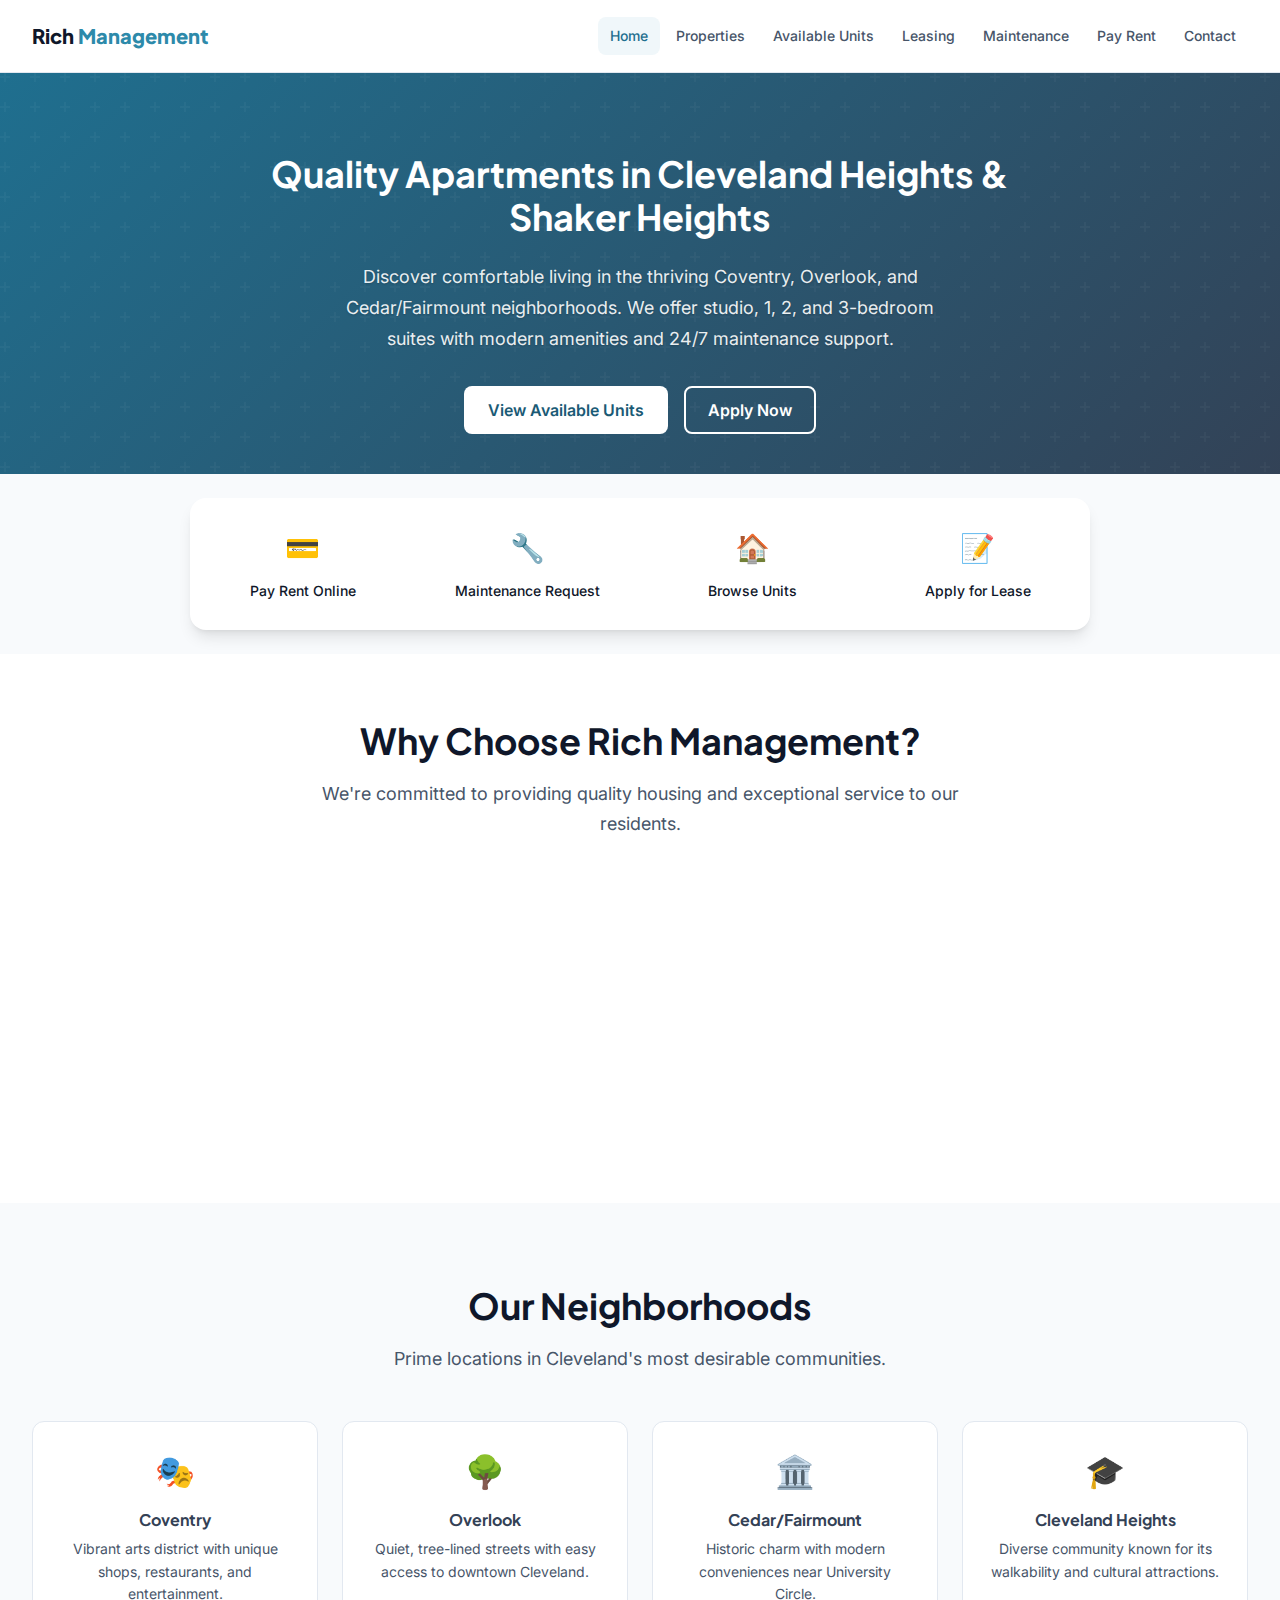
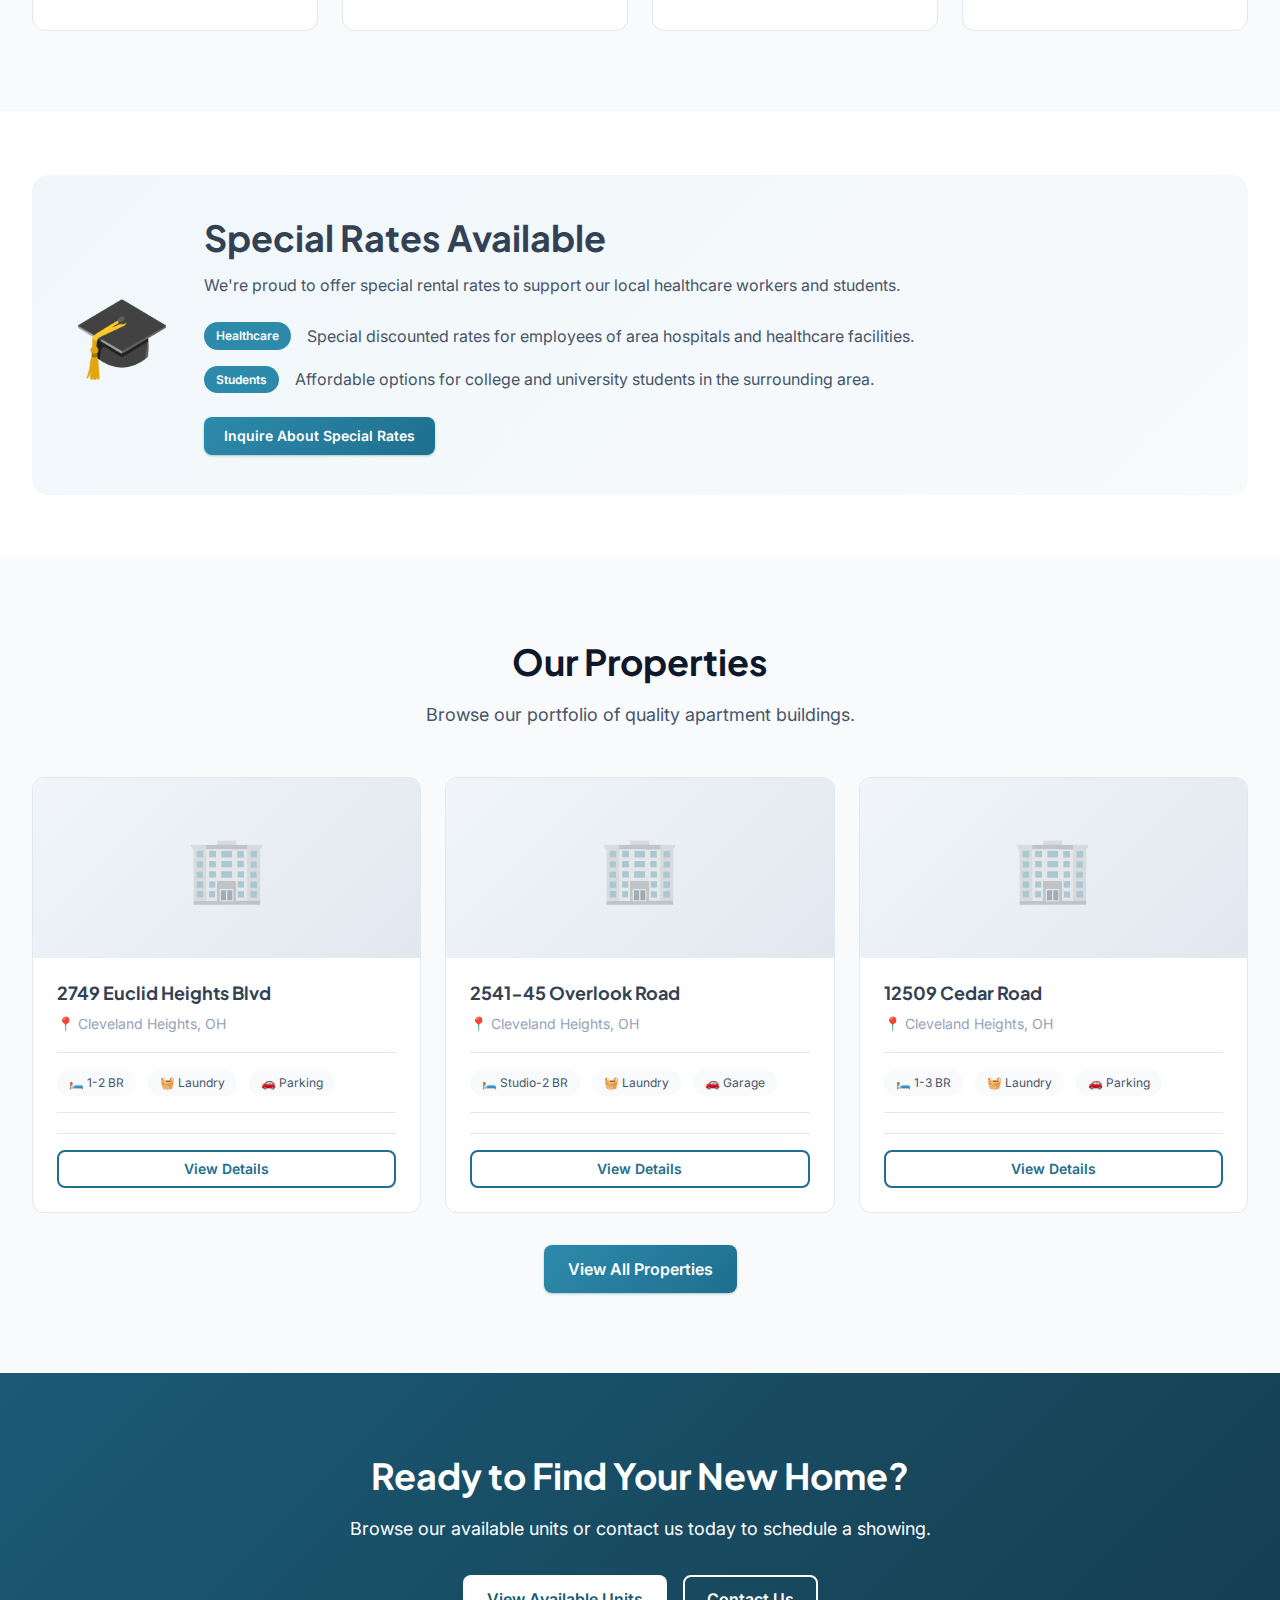
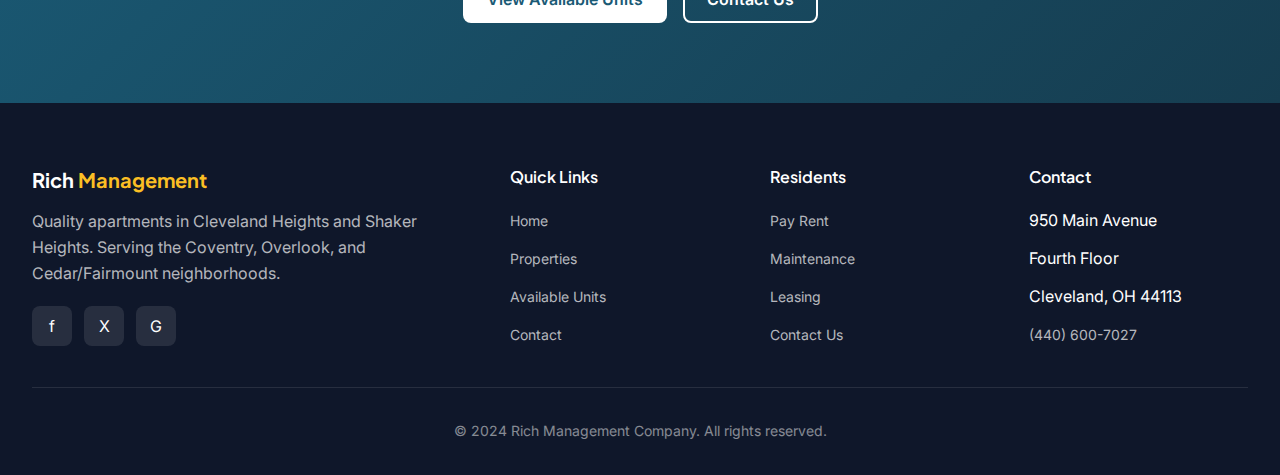
<file: index.html>
<!DOCTYPE html>
<html lang="en">
<head>
    <meta charset="UTF-8">
    <meta name="viewport" content="width=device-width, initial-scale=1.0">
    <meta name="description" content="Rich Management Company - Quality Shaker Heights and Cleveland Heights apartments in the thriving Coventry, Overlook, and Cedar/Fairmount neighborhoods.">
    <meta name="keywords" content="apartments, Cleveland Heights, Shaker Heights, Coventry, rental apartments, property management">
    <title>Rich Management Company | Cleveland Heights &amp; Shaker Heights Apartments</title>
    <link rel="stylesheet" href="css/styles.css">
</head>
<body>
    <!-- Header -->
    <header class="header" id="header">
        <div class="container">
            <div class="header-inner">
                <a href="index.html" class="logo">
                    <span class="logo-text">Rich <span>Management</span></span>
                </a>
                <nav class="nav-desktop">
                    <a href="index.html" class="nav-link active">Home</a>
                    <a href="properties.html" class="nav-link">Properties</a>
                    <a href="available-units.html" class="nav-link">Available Units</a>
                    <a href="leasing.html" class="nav-link">Leasing</a>
                    <a href="maintenance.html" class="nav-link">Maintenance</a>
                    <a href="payment.html" class="nav-link">Pay Rent</a>
                    <a href="contact.html" class="nav-link">Contact</a>
                </nav>
                <button class="mobile-menu-btn" id="mobileMenuBtn" aria-label="Toggle menu">
                    <span></span>
                    <span></span>
                    <span></span>
                </button>
            </div>
            <nav class="nav-mobile" id="mobileMenu">
                <a href="index.html" class="nav-mobile-link active">Home</a>
                <a href="properties.html" class="nav-mobile-link">Properties</a>
                <a href="available-units.html" class="nav-mobile-link">Available Units</a>
                <a href="leasing.html" class="nav-mobile-link">Leasing</a>
                <a href="maintenance.html" class="nav-mobile-link">Maintenance</a>
                <a href="payment.html" class="nav-mobile-link">Pay Rent</a>
                <a href="contact.html" class="nav-mobile-link">Contact</a>
            </nav>
        </div>
    </header>

    <!-- Hero Section -->
    <section class="hero">
        <div class="container">
            <div class="hero-content">
                <h1>Quality Apartments in Cleveland Heights &amp; Shaker Heights</h1>
                <p>Discover comfortable living in the thriving Coventry, Overlook, and Cedar/Fairmount neighborhoods. We offer studio, 1, 2, and 3-bedroom suites with modern amenities and 24/7 maintenance support.</p>
                <div class="hero-actions">
                    <a href="available-units.html" class="btn btn-white btn-lg">View Available Units</a>
                    <a href="leasing.html" class="btn btn-outline-white btn-lg">Apply Now</a>
                </div>
            </div>
        </div>
    </section>

    <!-- Quick Actions -->
    <section class="quick-actions">
        <div class="container">
            <div class="quick-actions-grid">
                <a href="payment.html" class="quick-action-item">
                    <span class="quick-action-icon">💳</span>
                    <span class="quick-action-text">Pay Rent Online</span>
                </a>
                <a href="maintenance.html" class="quick-action-item">
                    <span class="quick-action-icon">🔧</span>
                    <span class="quick-action-text">Maintenance Request</span>
                </a>
                <a href="available-units.html" class="quick-action-item">
                    <span class="quick-action-icon">🏠</span>
                    <span class="quick-action-text">Browse Units</span>
                </a>
                <a href="leasing.html" class="quick-action-item">
                    <span class="quick-action-icon">📝</span>
                    <span class="quick-action-text">Apply for Lease</span>
                </a>
            </div>
        </div>
    </section>

    <!-- Features Section -->
    <section style="padding: var(--space-16) 0;">
        <div class="container">
            <div class="section-header">
                <h2>Why Choose Rich Management?</h2>
                <p>We're committed to providing quality housing and exceptional service to our residents.</p>
            </div>
            <div class="features-grid">
                <div class="feature-card">
                    <div class="feature-icon">🏠</div>
                    <h3>Multiple Unit Sizes</h3>
                    <p>From cozy studios to spacious 3-bedroom suites, we have the perfect home for every lifestyle.</p>
                </div>
                <div class="feature-card">
                    <div class="feature-icon">🧺</div>
                    <h3>In-Unit Laundry</h3>
                    <p>Many of our units feature on-site washers and dryers for your convenience.</p>
                </div>
                <div class="feature-card">
                    <div class="feature-icon">🚗</div>
                    <h3>Parking &amp; Storage</h3>
                    <p>Garage parking and additional storage options available at select properties.</p>
                </div>
                <div class="feature-card">
                    <div class="feature-icon">🔧</div>
                    <h3>24/7 Maintenance</h3>
                    <p>Round-the-clock emergency maintenance support for your peace of mind.</p>
                </div>
            </div>
        </div>
    </section>

    <!-- Neighborhoods Section -->
    <section class="about-section">
        <div class="container">
            <div class="section-header">
                <h2>Our Neighborhoods</h2>
                <p>Prime locations in Cleveland's most desirable communities.</p>
            </div>
            <div class="neighborhood-grid">
                <div class="neighborhood-card">
                    <div class="neighborhood-icon">🎭</div>
                    <h3>Coventry</h3>
                    <p>Vibrant arts district with unique shops, restaurants, and entertainment.</p>
                </div>
                <div class="neighborhood-card">
                    <div class="neighborhood-icon">🌳</div>
                    <h3>Overlook</h3>
                    <p>Quiet, tree-lined streets with easy access to downtown Cleveland.</p>
                </div>
                <div class="neighborhood-card">
                    <div class="neighborhood-icon">🏛️</div>
                    <h3>Cedar/Fairmount</h3>
                    <p>Historic charm with modern conveniences near University Circle.</p>
                </div>
                <div class="neighborhood-card">
                    <div class="neighborhood-icon">🎓</div>
                    <h3>Cleveland Heights</h3>
                    <p>Diverse community known for its walkability and cultural attractions.</p>
                </div>
            </div>
        </div>
    </section>

    <!-- Special Rates Section -->
    <section style="padding: var(--space-16) 0;">
        <div class="container">
            <div class="special-rates-card">
                <div class="special-rates-icon">🎓</div>
                <div class="special-rates-content">
                    <h2>Special Rates Available</h2>
                    <p>We're proud to offer special rental rates to support our local healthcare workers and students.</p>
                    <div class="special-rates-list">
                        <div class="special-rate-item">
                            <span class="rate-badge">Healthcare</span>
                            <span>Special discounted rates for employees of area hospitals and healthcare facilities.</span>
                        </div>
                        <div class="special-rate-item">
                            <span class="rate-badge">Students</span>
                            <span>Affordable options for college and university students in the surrounding area.</span>
                        </div>
                    </div>
                    <a href="contact.html" class="btn btn-primary" style="margin-top: var(--space-6);">Inquire About Special Rates</a>
                </div>
            </div>
        </div>
    </section>

    <!-- Properties Preview -->
    <section class="about-section">
        <div class="container">
            <div class="section-header">
                <h2>Our Properties</h2>
                <p>Browse our portfolio of quality apartment buildings.</p>
            </div>
            <div class="property-grid">
                <div class="property-card">
                    <div class="property-image">
                        <span class="property-image-placeholder">🏢</span>
                    </div>
                    <div class="property-content">
                        <h3>2749 Euclid Heights Blvd</h3>
                        <p class="property-location">📍 Cleveland Heights, OH</p>
                        <div class="property-features">
                            <span class="property-feature">🛏️ 1-2 BR</span>
                            <span class="property-feature">🧺 Laundry</span>
                            <span class="property-feature">🚗 Parking</span>
                        </div>
                        <div class="property-actions">
                            <a href="properties.html" class="btn btn-outline">View Details</a>
                        </div>
                    </div>
                </div>
                <div class="property-card">
                    <div class="property-image">
                        <span class="property-image-placeholder">🏢</span>
                    </div>
                    <div class="property-content">
                        <h3>2541-45 Overlook Road</h3>
                        <p class="property-location">📍 Cleveland Heights, OH</p>
                        <div class="property-features">
                            <span class="property-feature">🛏️ Studio-2 BR</span>
                            <span class="property-feature">🧺 Laundry</span>
                            <span class="property-feature">🚗 Garage</span>
                        </div>
                        <div class="property-actions">
                            <a href="properties.html" class="btn btn-outline">View Details</a>
                        </div>
                    </div>
                </div>
                <div class="property-card">
                    <div class="property-image">
                        <span class="property-image-placeholder">🏢</span>
                    </div>
                    <div class="property-content">
                        <h3>12509 Cedar Road</h3>
                        <p class="property-location">📍 Cleveland Heights, OH</p>
                        <div class="property-features">
                            <span class="property-feature">🛏️ 1-3 BR</span>
                            <span class="property-feature">🧺 Laundry</span>
                            <span class="property-feature">🚗 Parking</span>
                        </div>
                        <div class="property-actions">
                            <a href="properties.html" class="btn btn-outline">View Details</a>
                        </div>
                    </div>
                </div>
            </div>
            <div style="text-align: center; margin-top: var(--space-8);">
                <a href="properties.html" class="btn btn-primary btn-lg">View All Properties</a>
            </div>
        </div>
    </section>

    <!-- CTA Section -->
    <section class="cta-section">
        <div class="container">
            <h2>Ready to Find Your New Home?</h2>
            <p>Browse our available units or contact us today to schedule a showing.</p>
            <div class="cta-actions">
                <a href="available-units.html" class="btn btn-white btn-lg">View Available Units</a>
                <a href="contact.html" class="btn btn-outline-white btn-lg">Contact Us</a>
            </div>
        </div>
    </section>

    <!-- Footer -->
    <footer class="footer">
        <div class="container">
            <div class="footer-grid">
                <div class="footer-brand">
                    <h3>Rich <span>Management</span></h3>
                    <p>Quality apartments in Cleveland Heights and Shaker Heights. Serving the Coventry, Overlook, and Cedar/Fairmount neighborhoods.</p>
                    <div class="social-links">
                        <a href="#" class="social-link" aria-label="Facebook">f</a>
                        <a href="#" class="social-link" aria-label="Twitter">X</a>
                        <a href="#" class="social-link" aria-label="Google">G</a>
                    </div>
                </div>
                <div class="footer-links">
                    <h4>Quick Links</h4>
                    <ul>
                        <li><a href="index.html">Home</a></li>
                        <li><a href="properties.html">Properties</a></li>
                        <li><a href="available-units.html">Available Units</a></li>
                        <li><a href="contact.html">Contact</a></li>
                    </ul>
                </div>
                <div class="footer-links">
                    <h4>Residents</h4>
                    <ul>
                        <li><a href="payment.html">Pay Rent</a></li>
                        <li><a href="maintenance.html">Maintenance</a></li>
                        <li><a href="leasing.html">Leasing</a></li>
                        <li><a href="contact.html">Contact Us</a></li>
                    </ul>
                </div>
                <div class="footer-links">
                    <h4>Contact</h4>
                    <ul>
                        <li>950 Main Avenue</li>
                        <li>Fourth Floor</li>
                        <li>Cleveland, OH 44113</li>
                        <li><a href="tel:4406007027">(440) 600-7027</a></li>
                    </ul>
                </div>
            </div>
            <div class="footer-bottom">
                <p>&copy; 2024 Rich Management Company. All rights reserved.</p>
            </div>
        </div>
    </footer>

    <script src="js/main.js"></script>

    <style>
    /* Hero Section */
    .hero {
        background: linear-gradient(135deg, var(--primary-600) 0%, var(--secondary-700) 100%);
        padding: var(--space-20) 0;
        color: white;
        text-align: center;
    }

    .hero-content {
        max-width: 800px;
        margin: 0 auto;
    }

    .hero h1 {
        font-size: var(--text-4xl);
        font-weight: 700;
        margin-bottom: var(--space-6);
        line-height: 1.2;
    }

    .hero p {
        font-size: var(--text-lg);
        opacity: 0.9;
        margin-bottom: var(--space-8);
        line-height: 1.7;
    }

    .hero-actions {
        display: flex;
        gap: var(--space-4);
        justify-content: center;
        flex-wrap: wrap;
    }

    /* Quick Actions */
    .quick-actions {
        background: var(--bg-secondary);
        padding: var(--space-6) 0;
        margin-top: -40px;
        position: relative;
        z-index: 10;
    }

    .quick-actions-grid {
        display: grid;
        grid-template-columns: repeat(4, 1fr);
        gap: var(--space-4);
        max-width: 900px;
        margin: 0 auto;
        background: var(--bg-primary);
        border-radius: var(--radius-2xl);
        padding: var(--space-2);
        box-shadow: var(--shadow-lg);
    }

    @media (max-width: 768px) {
        .quick-actions-grid {
            grid-template-columns: repeat(2, 1fr);
        }
    }

    .quick-action-item {
        display: flex;
        flex-direction: column;
        align-items: center;
        padding: var(--space-5);
        text-decoration: none;
        color: var(--text-primary);
        border-radius: var(--radius-xl);
        transition: all var(--transition-fast);
    }

    .quick-action-item:hover {
        background: var(--primary-50);
        color: var(--primary-600);
    }

    .quick-action-icon {
        font-size: 28px;
        margin-bottom: var(--space-2);
    }

    .quick-action-text {
        font-size: var(--text-sm);
        font-weight: 500;
        text-align: center;
    }

    /* Neighborhood Grid */
    .neighborhood-grid {
        display: grid;
        grid-template-columns: repeat(auto-fit, minmax(250px, 1fr));
        gap: var(--space-6);
    }

    .neighborhood-card {
        background: var(--bg-primary);
        border: 1px solid var(--border-light);
        border-radius: var(--radius-xl);
        padding: var(--space-6);
        text-align: center;
        transition: all var(--transition-base);
    }

    .neighborhood-card:hover {
        border-color: var(--primary-300);
        box-shadow: var(--shadow-md);
        transform: translateY(-2px);
    }

    .neighborhood-icon {
        font-size: 32px;
        margin-bottom: var(--space-3);
    }

    .neighborhood-card h3 {
        color: var(--secondary-700);
        margin-bottom: var(--space-2);
    }

    .neighborhood-card p {
        color: var(--text-secondary);
        font-size: var(--text-sm);
    }

    /* Special Rates Card */
    .special-rates-card {
        display: grid;
        grid-template-columns: auto 1fr;
        gap: var(--space-8);
        background: linear-gradient(135deg, var(--primary-50) 0%, var(--secondary-50) 100%);
        border-radius: var(--radius-2xl);
        padding: var(--space-10);
        align-items: center;
    }

    @media (max-width: 768px) {
        .special-rates-card {
            grid-template-columns: 1fr;
            text-align: center;
        }
    }

    .special-rates-icon {
        font-size: 80px;
    }

    .special-rates-content h2 {
        color: var(--secondary-700);
        margin-bottom: var(--space-3);
    }

    .special-rates-content > p {
        color: var(--text-secondary);
        margin-bottom: var(--space-6);
    }

    .special-rates-list {
        display: flex;
        flex-direction: column;
        gap: var(--space-4);
    }

    .special-rate-item {
        display: flex;
        align-items: center;
        gap: var(--space-4);
        color: var(--text-secondary);
    }

    @media (max-width: 768px) {
        .special-rate-item {
            flex-direction: column;
            gap: var(--space-2);
        }
    }

    .rate-badge {
        background: var(--primary-500);
        color: white;
        padding: var(--space-1) var(--space-3);
        border-radius: var(--radius-full);
        font-size: var(--text-xs);
        font-weight: 600;
        flex-shrink: 0;
    }

    /* Property Grid */
    .property-grid {
        display: grid;
        grid-template-columns: repeat(auto-fit, minmax(300px, 1fr));
        gap: var(--space-6);
    }

    .property-card {
        background: var(--bg-primary);
        border: 1px solid var(--border-light);
        border-radius: var(--radius-xl);
        overflow: hidden;
        transition: all var(--transition-base);
    }

    .property-card:hover {
        box-shadow: var(--shadow-lg);
        transform: translateY(-4px);
    }

    .property-image {
        background: linear-gradient(135deg, var(--secondary-100) 0%, var(--secondary-200) 100%);
        height: 180px;
        display: flex;
        align-items: center;
        justify-content: center;
    }

    .property-image-placeholder {
        font-size: 64px;
        opacity: 0.5;
    }

    .property-content {
        padding: var(--space-6);
    }

    .property-content h3 {
        color: var(--secondary-700);
        margin-bottom: var(--space-2);
    }

    .property-location {
        color: var(--text-muted);
        font-size: var(--text-sm);
        margin-bottom: var(--space-4);
    }

    .property-features {
        display: flex;
        flex-wrap: wrap;
        gap: var(--space-3);
        margin-bottom: var(--space-5);
    }

    .property-feature {
        font-size: var(--text-xs);
        color: var(--text-secondary);
        background: var(--bg-secondary);
        padding: var(--space-1) var(--space-3);
        border-radius: var(--radius-full);
    }

    .property-actions {
        padding-top: var(--space-4);
        border-top: 1px solid var(--border-light);
    }
    </style>
</body>
</html>
</file>
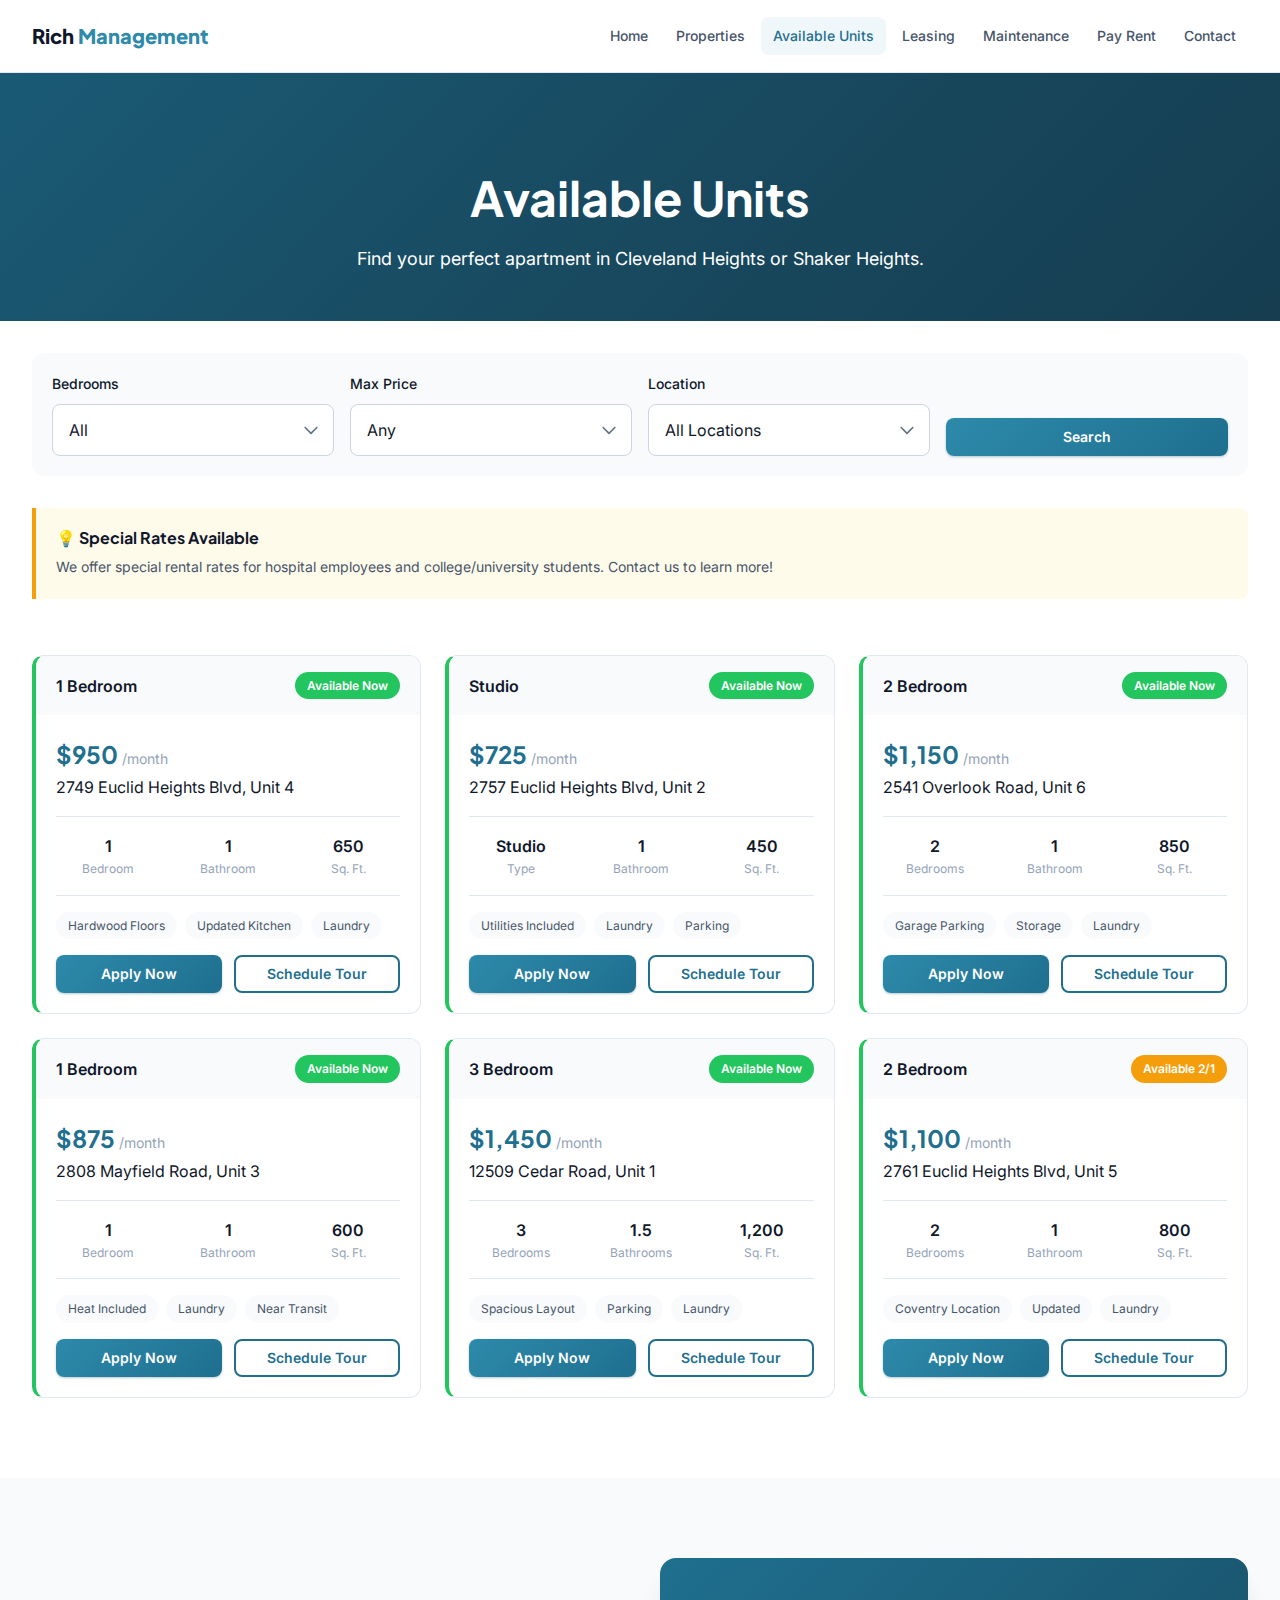
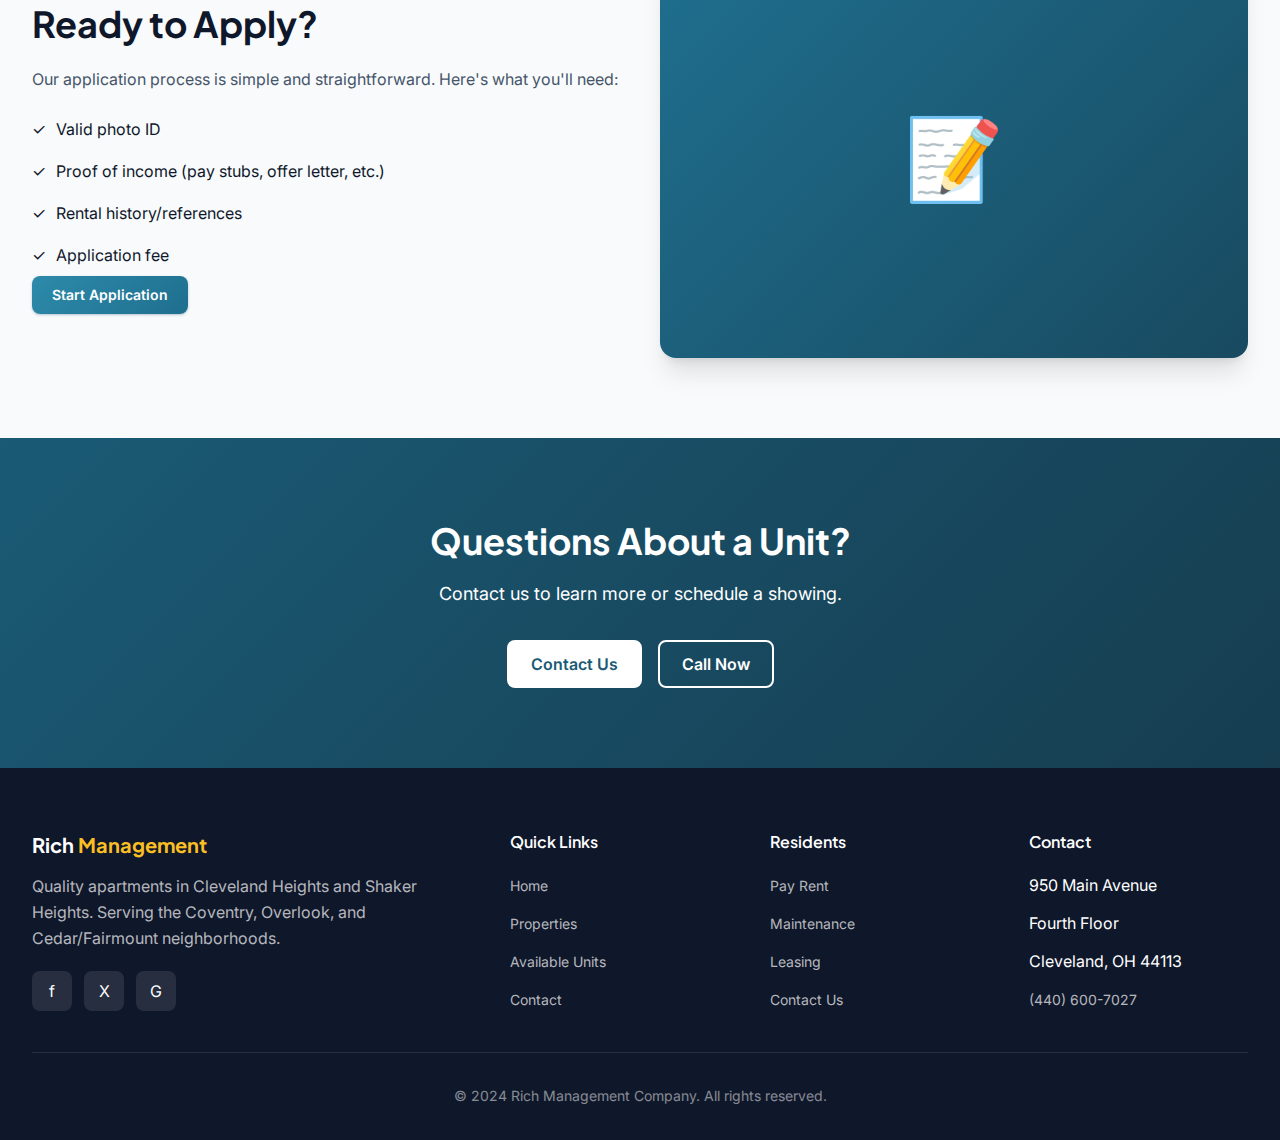
<file: available-units.html>
<!DOCTYPE html>
<html lang="en">
<head>
    <meta charset="UTF-8">
    <meta name="viewport" content="width=device-width, initial-scale=1.0">
    <meta name="description" content="Browse available apartments for rent at Rich Management Company. Studios, 1, 2, and 3 bedroom units in Cleveland Heights and Shaker Heights.">
    <title>Available Units | Rich Management Company</title>
    <link rel="stylesheet" href="css/styles.css">
</head>
<body>
    <!-- Header -->
    <header class="header" id="header">
        <div class="container">
            <div class="header-inner">
                <a href="index.html" class="logo">
                    <span class="logo-text">Rich <span>Management</span></span>
                </a>
                <nav class="nav-desktop">
                    <a href="index.html" class="nav-link">Home</a>
                    <a href="properties.html" class="nav-link">Properties</a>
                    <a href="available-units.html" class="nav-link active">Available Units</a>
                    <a href="leasing.html" class="nav-link">Leasing</a>
                    <a href="maintenance.html" class="nav-link">Maintenance</a>
                    <a href="payment.html" class="nav-link">Pay Rent</a>
                    <a href="contact.html" class="nav-link">Contact</a>
                </nav>
                <button class="mobile-menu-btn" id="mobileMenuBtn" aria-label="Toggle menu">
                    <span></span>
                    <span></span>
                    <span></span>
                </button>
            </div>
            <nav class="nav-mobile" id="mobileMenu">
                <a href="index.html" class="nav-mobile-link">Home</a>
                <a href="properties.html" class="nav-mobile-link">Properties</a>
                <a href="available-units.html" class="nav-mobile-link active">Available Units</a>
                <a href="leasing.html" class="nav-mobile-link">Leasing</a>
                <a href="maintenance.html" class="nav-mobile-link">Maintenance</a>
                <a href="payment.html" class="nav-mobile-link">Pay Rent</a>
                <a href="contact.html" class="nav-mobile-link">Contact</a>
            </nav>
        </div>
    </header>

    <!-- Page Header -->
    <section class="page-header">
        <div class="container">
            <h1>Available Units</h1>
            <p>Find your perfect apartment in Cleveland Heights or Shaker Heights.</p>
        </div>
    </section>

    <!-- Filter Section -->
    <section style="padding: 2rem 0;">
        <div class="container">
            <div class="filter-section">
                <div class="filter-row">
                    <div class="filter-group">
                        <label for="bedrooms">Bedrooms</label>
                        <select id="bedrooms">
                            <option value="">All</option>
                            <option value="studio">Studio</option>
                            <option value="1">1 Bedroom</option>
                            <option value="2">2 Bedrooms</option>
                            <option value="3">3 Bedrooms</option>
                        </select>
                    </div>
                    <div class="filter-group">
                        <label for="price">Max Price</label>
                        <select id="price">
                            <option value="">Any</option>
                            <option value="800">Under $800</option>
                            <option value="1000">Under $1,000</option>
                            <option value="1200">Under $1,200</option>
                            <option value="1500">Under $1,500</option>
                        </select>
                    </div>
                    <div class="filter-group">
                        <label for="location">Location</label>
                        <select id="location">
                            <option value="">All Locations</option>
                            <option value="coventry">Coventry</option>
                            <option value="overlook">Overlook</option>
                            <option value="cedar">Cedar/Fairmount</option>
                            <option value="shaker">Shaker Heights</option>
                        </select>
                    </div>
                    <div class="filter-group">
                        <button class="btn btn-primary" style="width: 100%;">Search</button>
                    </div>
                </div>
            </div>

            <div class="info-box">
                <h4>&#128161; Special Rates Available</h4>
                <p>We offer special rental rates for hospital employees and college/university students. <a href="contact.html" style="color: var(--primary-color);">Contact us</a> to learn more!</p>
            </div>
        </div>
    </section>

    <!-- Available Units Section -->
    <section style="padding-top: 0;">
        <div class="container">
            <div class="unit-grid">
                <!-- Unit 1 -->
                <div class="unit-card available">
                    <div class="unit-header">
                        <span class="unit-type">1 Bedroom</span>
                        <span class="unit-status available">Available Now</span>
                    </div>
                    <div class="unit-body">
                        <div class="unit-price">$950 <span>/month</span></div>
                        <p style="color: var(--text-light); margin-bottom: 0.5rem;">2749 Euclid Heights Blvd, Unit 4</p>
                        <div class="unit-details">
                            <div class="unit-detail">
                                <div class="unit-detail-value">1</div>
                                <div class="unit-detail-label">Bedroom</div>
                            </div>
                            <div class="unit-detail">
                                <div class="unit-detail-value">1</div>
                                <div class="unit-detail-label">Bathroom</div>
                            </div>
                            <div class="unit-detail">
                                <div class="unit-detail-value">650</div>
                                <div class="unit-detail-label">Sq. Ft.</div>
                            </div>
                        </div>
                        <div class="unit-amenities">
                            <span class="unit-amenity">Hardwood Floors</span>
                            <span class="unit-amenity">Updated Kitchen</span>
                            <span class="unit-amenity">Laundry</span>
                        </div>
                        <div class="property-actions">
                            <a href="leasing.html" class="btn btn-primary">Apply Now</a>
                            <a href="contact.html" class="btn btn-outline">Schedule Tour</a>
                        </div>
                    </div>
                </div>

                <!-- Unit 2 -->
                <div class="unit-card available">
                    <div class="unit-header">
                        <span class="unit-type">Studio</span>
                        <span class="unit-status available">Available Now</span>
                    </div>
                    <div class="unit-body">
                        <div class="unit-price">$725 <span>/month</span></div>
                        <p style="color: var(--text-light); margin-bottom: 0.5rem;">2757 Euclid Heights Blvd, Unit 2</p>
                        <div class="unit-details">
                            <div class="unit-detail">
                                <div class="unit-detail-value">Studio</div>
                                <div class="unit-detail-label">Type</div>
                            </div>
                            <div class="unit-detail">
                                <div class="unit-detail-value">1</div>
                                <div class="unit-detail-label">Bathroom</div>
                            </div>
                            <div class="unit-detail">
                                <div class="unit-detail-value">450</div>
                                <div class="unit-detail-label">Sq. Ft.</div>
                            </div>
                        </div>
                        <div class="unit-amenities">
                            <span class="unit-amenity">Utilities Included</span>
                            <span class="unit-amenity">Laundry</span>
                            <span class="unit-amenity">Parking</span>
                        </div>
                        <div class="property-actions">
                            <a href="leasing.html" class="btn btn-primary">Apply Now</a>
                            <a href="contact.html" class="btn btn-outline">Schedule Tour</a>
                        </div>
                    </div>
                </div>

                <!-- Unit 3 -->
                <div class="unit-card available">
                    <div class="unit-header">
                        <span class="unit-type">2 Bedroom</span>
                        <span class="unit-status available">Available Now</span>
                    </div>
                    <div class="unit-body">
                        <div class="unit-price">$1,150 <span>/month</span></div>
                        <p style="color: var(--text-light); margin-bottom: 0.5rem;">2541 Overlook Road, Unit 6</p>
                        <div class="unit-details">
                            <div class="unit-detail">
                                <div class="unit-detail-value">2</div>
                                <div class="unit-detail-label">Bedrooms</div>
                            </div>
                            <div class="unit-detail">
                                <div class="unit-detail-value">1</div>
                                <div class="unit-detail-label">Bathroom</div>
                            </div>
                            <div class="unit-detail">
                                <div class="unit-detail-value">850</div>
                                <div class="unit-detail-label">Sq. Ft.</div>
                            </div>
                        </div>
                        <div class="unit-amenities">
                            <span class="unit-amenity">Garage Parking</span>
                            <span class="unit-amenity">Storage</span>
                            <span class="unit-amenity">Laundry</span>
                        </div>
                        <div class="property-actions">
                            <a href="leasing.html" class="btn btn-primary">Apply Now</a>
                            <a href="contact.html" class="btn btn-outline">Schedule Tour</a>
                        </div>
                    </div>
                </div>

                <!-- Unit 4 -->
                <div class="unit-card available">
                    <div class="unit-header">
                        <span class="unit-type">1 Bedroom</span>
                        <span class="unit-status available">Available Now</span>
                    </div>
                    <div class="unit-body">
                        <div class="unit-price">$875 <span>/month</span></div>
                        <p style="color: var(--text-light); margin-bottom: 0.5rem;">2808 Mayfield Road, Unit 3</p>
                        <div class="unit-details">
                            <div class="unit-detail">
                                <div class="unit-detail-value">1</div>
                                <div class="unit-detail-label">Bedroom</div>
                            </div>
                            <div class="unit-detail">
                                <div class="unit-detail-value">1</div>
                                <div class="unit-detail-label">Bathroom</div>
                            </div>
                            <div class="unit-detail">
                                <div class="unit-detail-value">600</div>
                                <div class="unit-detail-label">Sq. Ft.</div>
                            </div>
                        </div>
                        <div class="unit-amenities">
                            <span class="unit-amenity">Heat Included</span>
                            <span class="unit-amenity">Laundry</span>
                            <span class="unit-amenity">Near Transit</span>
                        </div>
                        <div class="property-actions">
                            <a href="leasing.html" class="btn btn-primary">Apply Now</a>
                            <a href="contact.html" class="btn btn-outline">Schedule Tour</a>
                        </div>
                    </div>
                </div>

                <!-- Unit 5 -->
                <div class="unit-card available">
                    <div class="unit-header">
                        <span class="unit-type">3 Bedroom</span>
                        <span class="unit-status available">Available Now</span>
                    </div>
                    <div class="unit-body">
                        <div class="unit-price">$1,450 <span>/month</span></div>
                        <p style="color: var(--text-light); margin-bottom: 0.5rem;">12509 Cedar Road, Unit 1</p>
                        <div class="unit-details">
                            <div class="unit-detail">
                                <div class="unit-detail-value">3</div>
                                <div class="unit-detail-label">Bedrooms</div>
                            </div>
                            <div class="unit-detail">
                                <div class="unit-detail-value">1.5</div>
                                <div class="unit-detail-label">Bathrooms</div>
                            </div>
                            <div class="unit-detail">
                                <div class="unit-detail-value">1,200</div>
                                <div class="unit-detail-label">Sq. Ft.</div>
                            </div>
                        </div>
                        <div class="unit-amenities">
                            <span class="unit-amenity">Spacious Layout</span>
                            <span class="unit-amenity">Parking</span>
                            <span class="unit-amenity">Laundry</span>
                        </div>
                        <div class="property-actions">
                            <a href="leasing.html" class="btn btn-primary">Apply Now</a>
                            <a href="contact.html" class="btn btn-outline">Schedule Tour</a>
                        </div>
                    </div>
                </div>

                <!-- Unit 6 -->
                <div class="unit-card available">
                    <div class="unit-header">
                        <span class="unit-type">2 Bedroom</span>
                        <span class="unit-status pending">Available 2/1</span>
                    </div>
                    <div class="unit-body">
                        <div class="unit-price">$1,100 <span>/month</span></div>
                        <p style="color: var(--text-light); margin-bottom: 0.5rem;">2761 Euclid Heights Blvd, Unit 5</p>
                        <div class="unit-details">
                            <div class="unit-detail">
                                <div class="unit-detail-value">2</div>
                                <div class="unit-detail-label">Bedrooms</div>
                            </div>
                            <div class="unit-detail">
                                <div class="unit-detail-value">1</div>
                                <div class="unit-detail-label">Bathroom</div>
                            </div>
                            <div class="unit-detail">
                                <div class="unit-detail-value">800</div>
                                <div class="unit-detail-label">Sq. Ft.</div>
                            </div>
                        </div>
                        <div class="unit-amenities">
                            <span class="unit-amenity">Coventry Location</span>
                            <span class="unit-amenity">Updated</span>
                            <span class="unit-amenity">Laundry</span>
                        </div>
                        <div class="property-actions">
                            <a href="leasing.html" class="btn btn-primary">Apply Now</a>
                            <a href="contact.html" class="btn btn-outline">Schedule Tour</a>
                        </div>
                    </div>
                </div>
            </div>
        </div>
    </section>

    <!-- Application Info -->
    <section class="about-section">
        <div class="container">
            <div class="about-grid">
                <div class="about-content">
                    <h2>Ready to Apply?</h2>
                    <p>Our application process is simple and straightforward. Here's what you'll need:</p>
                    <ul style="color: var(--text-light); margin-top: 1rem;">
                        <li style="padding: 0.5rem 0; padding-left: 1.5rem; position: relative;"><span style="position: absolute; left: 0; color: var(--primary-color);">&#10003;</span> Valid photo ID</li>
                        <li style="padding: 0.5rem 0; padding-left: 1.5rem; position: relative;"><span style="position: absolute; left: 0; color: var(--primary-color);">&#10003;</span> Proof of income (pay stubs, offer letter, etc.)</li>
                        <li style="padding: 0.5rem 0; padding-left: 1.5rem; position: relative;"><span style="position: absolute; left: 0; color: var(--primary-color);">&#10003;</span> Rental history/references</li>
                        <li style="padding: 0.5rem 0; padding-left: 1.5rem; position: relative;"><span style="position: absolute; left: 0; color: var(--primary-color);">&#10003;</span> Application fee</li>
                    </ul>
                    <a href="leasing.html" class="btn btn-primary mt-2">Start Application</a>
                </div>
                <div class="about-image">&#128221;</div>
            </div>
        </div>
    </section>

    <!-- CTA Section -->
    <section class="cta-section">
        <div class="container">
            <h2>Questions About a Unit?</h2>
            <p>Contact us to learn more or schedule a showing.</p>
            <div class="cta-actions">
                <a href="contact.html" class="btn btn-white btn-lg">Contact Us</a>
                <a href="tel:4406007027" class="btn btn-outline-white btn-lg">Call Now</a>
            </div>
        </div>
    </section>

    <!-- Footer -->
    <footer class="footer">
        <div class="container">
            <div class="footer-grid">
                <div class="footer-brand">
                    <h3>Rich <span>Management</span></h3>
                    <p>Quality apartments in Cleveland Heights and Shaker Heights. Serving the Coventry, Overlook, and Cedar/Fairmount neighborhoods.</p>
                    <div class="social-links">
                        <a href="#" class="social-link" aria-label="Facebook">f</a>
                        <a href="#" class="social-link" aria-label="Twitter">X</a>
                        <a href="#" class="social-link" aria-label="Google">G</a>
                    </div>
                </div>
                <div class="footer-links">
                    <h4>Quick Links</h4>
                    <ul>
                        <li><a href="index.html">Home</a></li>
                        <li><a href="properties.html">Properties</a></li>
                        <li><a href="available-units.html">Available Units</a></li>
                        <li><a href="contact.html">Contact</a></li>
                    </ul>
                </div>
                <div class="footer-links">
                    <h4>Residents</h4>
                    <ul>
                        <li><a href="payment.html">Pay Rent</a></li>
                        <li><a href="maintenance.html">Maintenance</a></li>
                        <li><a href="leasing.html">Leasing</a></li>
                        <li><a href="contact.html">Contact Us</a></li>
                    </ul>
                </div>
                <div class="footer-links">
                    <h4>Contact</h4>
                    <ul>
                        <li>950 Main Avenue</li>
                        <li>Fourth Floor</li>
                        <li>Cleveland, OH 44113</li>
                        <li><a href="tel:4406007027">(440) 600-7027</a></li>
                    </ul>
                </div>
            </div>
            <div class="footer-bottom">
                <p>&copy; 2024 Rich Management Company. All rights reserved.</p>
            </div>
        </div>
    </footer>

    <script src="js/main.js"></script>
</body>
</html>
</file>
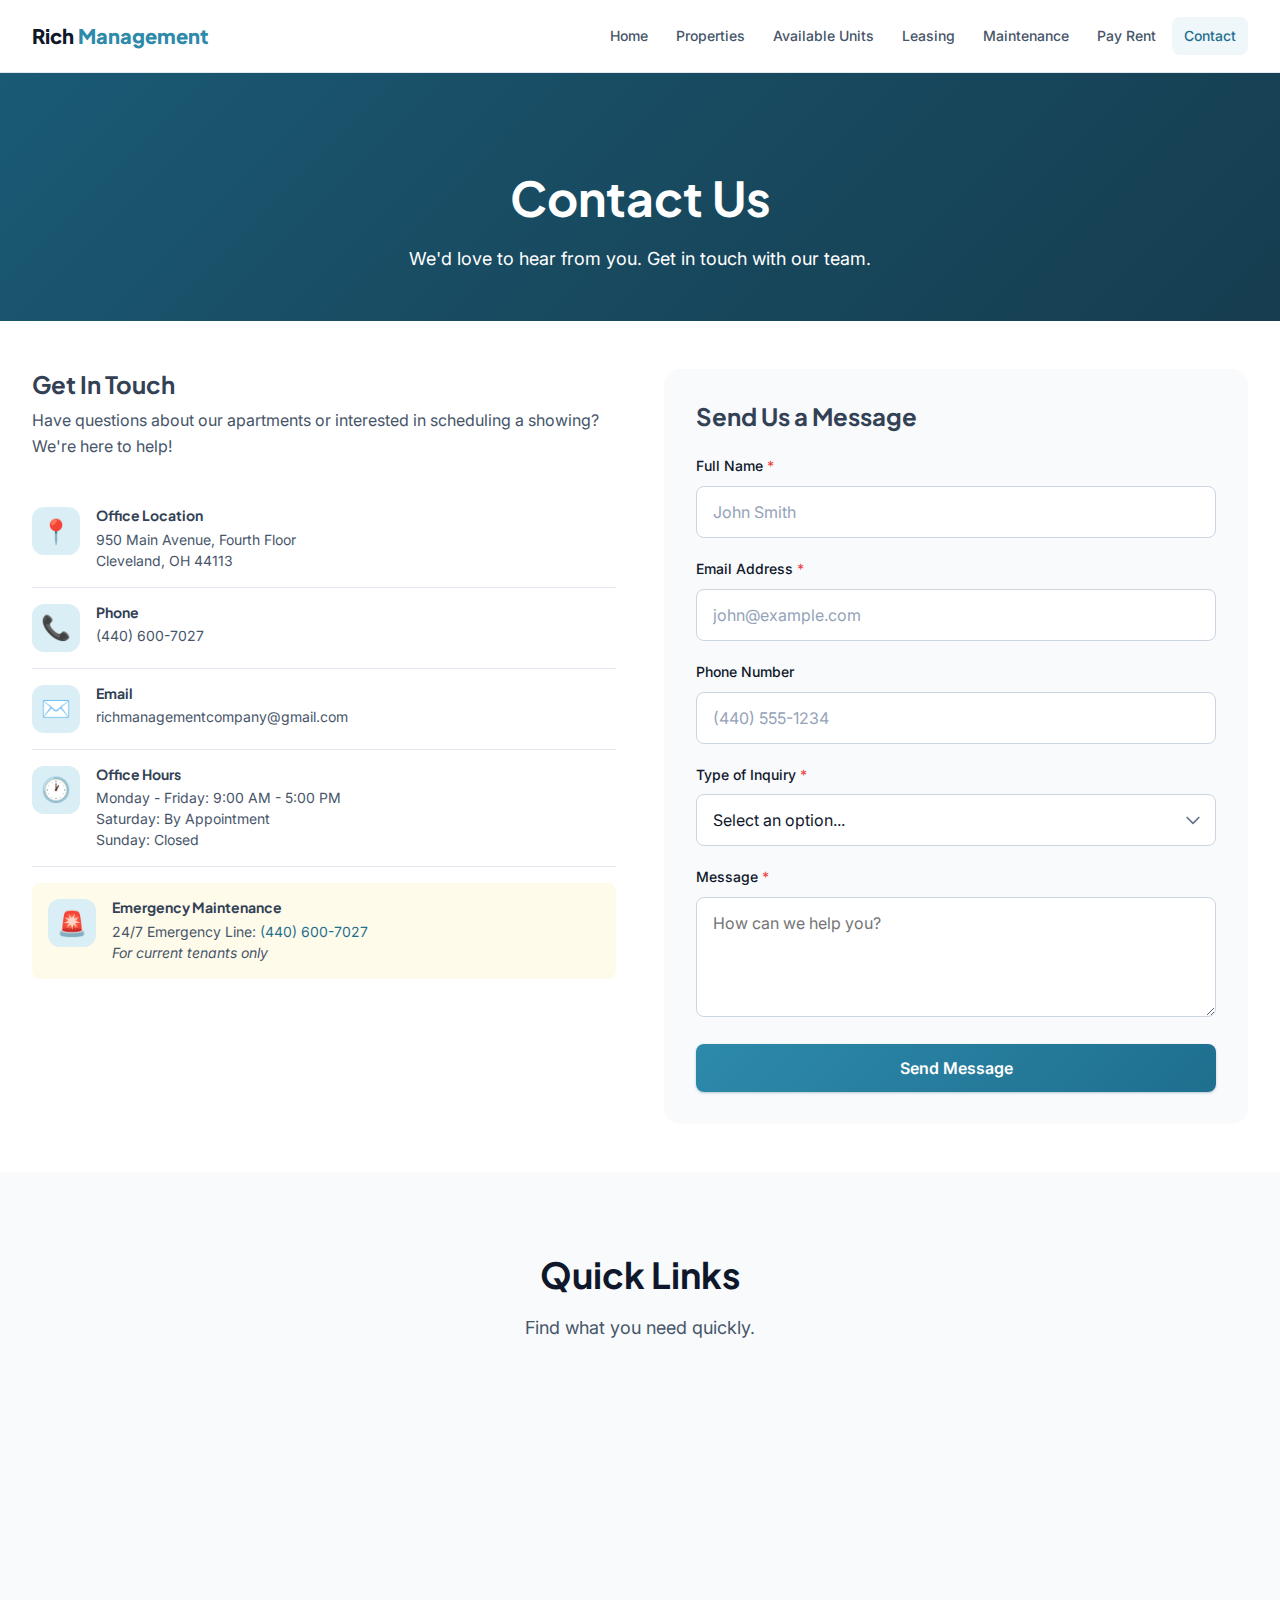
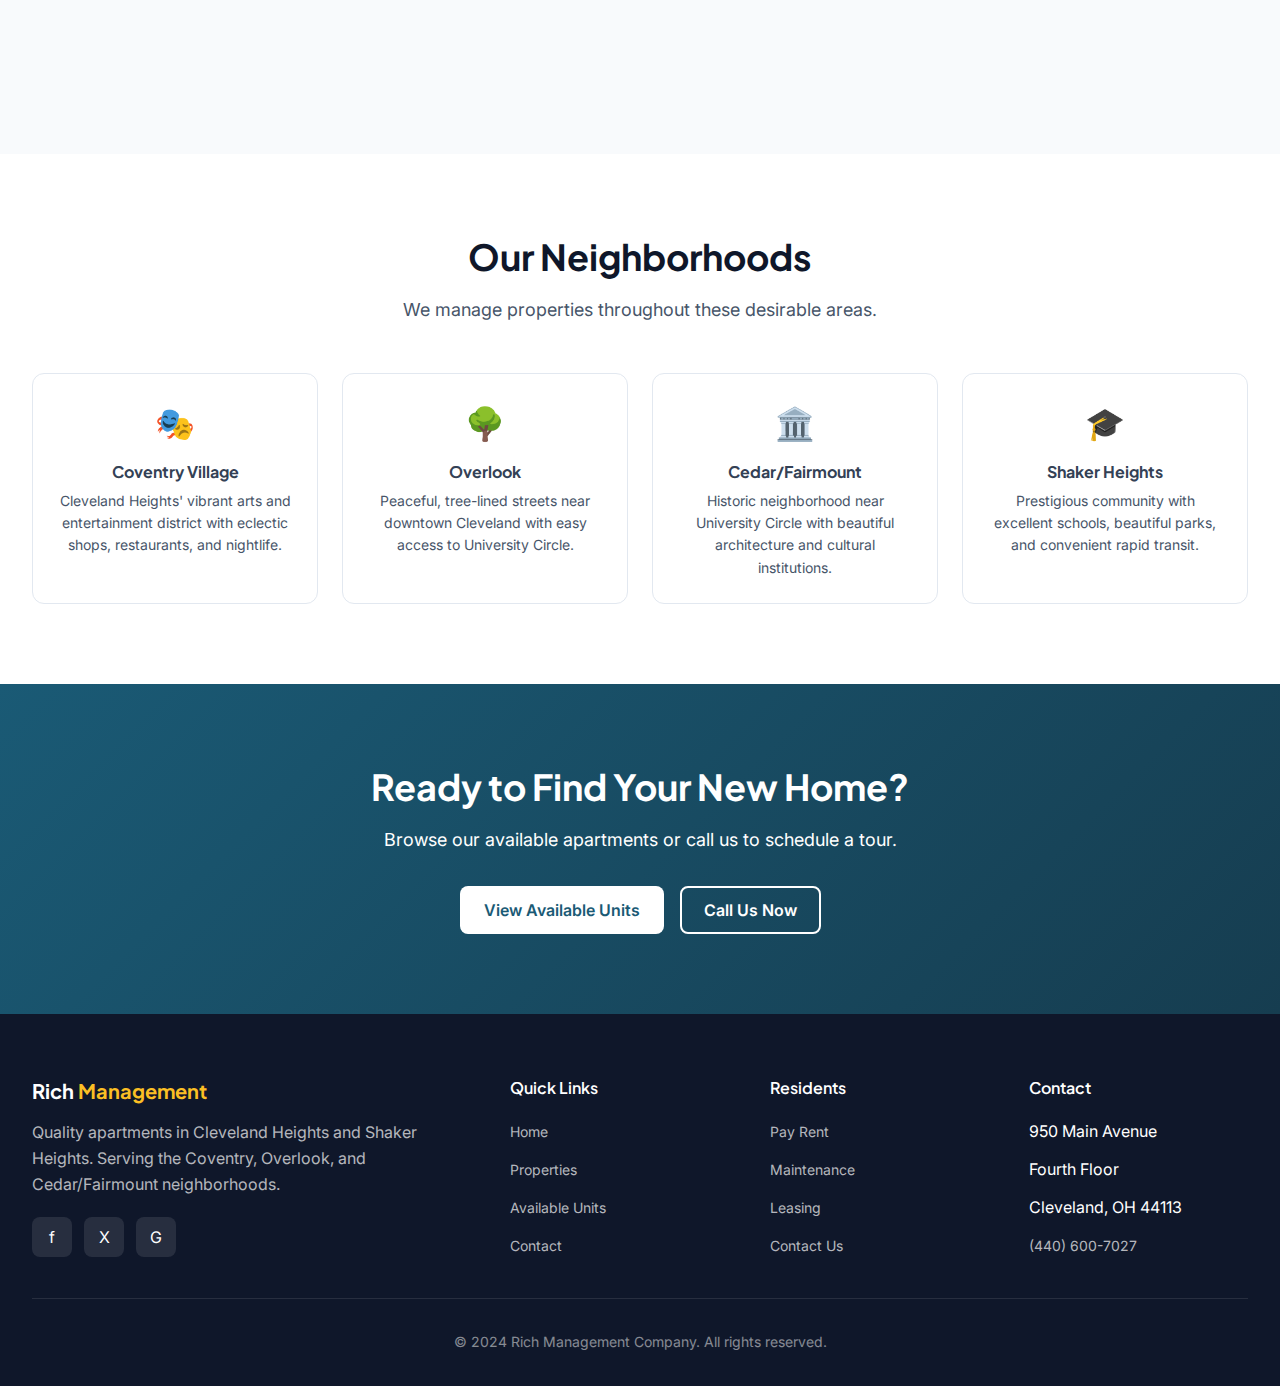
<file: contact.html>
<!DOCTYPE html>
<html lang="en">
<head>
    <meta charset="UTF-8">
    <meta name="viewport" content="width=device-width, initial-scale=1.0">
    <meta name="description" content="Contact Rich Management Company for apartment rentals in Cleveland Heights and Shaker Heights. Call (440) 600-7027 or email us.">
    <title>Contact Us | Rich Management Company</title>
    <link rel="stylesheet" href="css/styles.css">
</head>
<body>
    <!-- Header -->
    <header class="header" id="header">
        <div class="container">
            <div class="header-inner">
                <a href="index.html" class="logo">
                    <span class="logo-text">Rich <span>Management</span></span>
                </a>
                <nav class="nav-desktop">
                    <a href="index.html" class="nav-link">Home</a>
                    <a href="properties.html" class="nav-link">Properties</a>
                    <a href="available-units.html" class="nav-link">Available Units</a>
                    <a href="leasing.html" class="nav-link">Leasing</a>
                    <a href="maintenance.html" class="nav-link">Maintenance</a>
                    <a href="payment.html" class="nav-link">Pay Rent</a>
                    <a href="contact.html" class="nav-link active">Contact</a>
                </nav>
                <button class="mobile-menu-btn" id="mobileMenuBtn" aria-label="Toggle menu">
                    <span></span>
                    <span></span>
                    <span></span>
                </button>
            </div>
            <nav class="nav-mobile" id="mobileMenu">
                <a href="index.html" class="nav-mobile-link">Home</a>
                <a href="properties.html" class="nav-mobile-link">Properties</a>
                <a href="available-units.html" class="nav-mobile-link">Available Units</a>
                <a href="leasing.html" class="nav-mobile-link">Leasing</a>
                <a href="maintenance.html" class="nav-mobile-link">Maintenance</a>
                <a href="payment.html" class="nav-mobile-link">Pay Rent</a>
                <a href="contact.html" class="nav-mobile-link active">Contact</a>
            </nav>
        </div>
    </header>

    <!-- Page Header -->
    <section class="page-header">
        <div class="container">
            <h1>Contact Us</h1>
            <p>We'd love to hear from you. Get in touch with our team.</p>
        </div>
    </section>

    <!-- Contact Section -->
    <section style="padding: var(--space-12) 0;">
        <div class="container">
            <div class="contact-grid">
                <div class="contact-info">
                    <h3>Get In Touch</h3>
                    <p class="contact-intro">Have questions about our apartments or interested in scheduling a showing? We're here to help!</p>

                    <div class="contact-item">
                        <div class="contact-icon">📍</div>
                        <div>
                            <h4>Office Location</h4>
                            <p>950 Main Avenue, Fourth Floor<br>Cleveland, OH 44113</p>
                        </div>
                    </div>

                    <div class="contact-item">
                        <a href="tel:4406007027" class="contact-link">
                            <div class="contact-icon">📞</div>
                            <div>
                                <h4>Phone</h4>
                                <p>(440) 600-7027</p>
                            </div>
                        </a>
                    </div>

                    <div class="contact-item">
                        <a href="mailto:richmanagementcompany@gmail.com" class="contact-link">
                            <div class="contact-icon">✉️</div>
                            <div>
                                <h4>Email</h4>
                                <p>richmanagementcompany@gmail.com</p>
                            </div>
                        </a>
                    </div>

                    <div class="contact-item">
                        <div class="contact-icon">🕐</div>
                        <div>
                            <h4>Office Hours</h4>
                            <p>Monday - Friday: 9:00 AM - 5:00 PM<br>Saturday: By Appointment<br>Sunday: Closed</p>
                        </div>
                    </div>

                    <div class="contact-item contact-item-highlight">
                        <div class="contact-icon">🚨</div>
                        <div>
                            <h4>Emergency Maintenance</h4>
                            <p>24/7 Emergency Line: <a href="tel:4406007027">(440) 600-7027</a><br><em>For current tenants only</em></p>
                        </div>
                    </div>
                </div>

                <div class="contact-form">
                    <h3>Send Us a Message</h3>
                    <form id="contactForm">
                        <div class="form-group">
                            <label class="form-label" for="name">Full Name <span class="required">*</span></label>
                            <input type="text" id="name" name="name" class="form-input" required placeholder="John Smith">
                        </div>

                        <div class="form-group">
                            <label class="form-label" for="email">Email Address <span class="required">*</span></label>
                            <input type="email" id="email" name="email" class="form-input" required placeholder="john@example.com">
                        </div>

                        <div class="form-group">
                            <label class="form-label" for="phone">Phone Number</label>
                            <input type="tel" id="phone" name="phone" class="form-input" placeholder="(440) 555-1234">
                        </div>

                        <div class="form-group">
                            <label class="form-label" for="inquiry">Type of Inquiry <span class="required">*</span></label>
                            <select id="inquiry" name="inquiry" class="form-select" required>
                                <option value="">Select an option...</option>
                                <option value="available">Looking for an Apartment</option>
                                <option value="showing">Schedule a Showing</option>
                                <option value="current">Current Tenant Question</option>
                                <option value="application">Application Status</option>
                                <option value="special-rates">Special Rates Inquiry</option>
                                <option value="other">Other</option>
                            </select>
                        </div>

                        <div class="form-group">
                            <label class="form-label" for="message">Message <span class="required">*</span></label>
                            <textarea id="message" name="message" class="form-textarea" required placeholder="How can we help you?"></textarea>
                        </div>

                        <button type="submit" class="btn btn-primary btn-lg" style="width: 100%;">Send Message</button>
                    </form>
                </div>
            </div>
        </div>
    </section>

    <!-- Quick Links -->
    <section class="about-section">
        <div class="container">
            <div class="section-header">
                <h2>Quick Links</h2>
                <p>Find what you need quickly.</p>
            </div>
            <div class="features-grid">
                <div class="feature-card">
                    <div class="feature-icon">🏠</div>
                    <h3>Available Units</h3>
                    <p>Browse our current apartment listings and find your new home.</p>
                    <a href="available-units.html" class="btn btn-outline" style="margin-top: var(--space-4);">View Units</a>
                </div>
                <div class="feature-card">
                    <div class="feature-icon">📝</div>
                    <h3>Apply Online</h3>
                    <p>Ready to apply? Start your leasing application today.</p>
                    <a href="leasing.html" class="btn btn-outline" style="margin-top: var(--space-4);">Apply Now</a>
                </div>
                <div class="feature-card">
                    <div class="feature-icon">🔧</div>
                    <h3>Maintenance</h3>
                    <p>Current tenant? Submit a maintenance request online.</p>
                    <a href="maintenance.html" class="btn btn-outline" style="margin-top: var(--space-4);">Submit Request</a>
                </div>
                <div class="feature-card">
                    <div class="feature-icon">💳</div>
                    <h3>Pay Rent</h3>
                    <p>Access our online payment portal to pay your rent.</p>
                    <a href="payment.html" class="btn btn-outline" style="margin-top: var(--space-4);">Pay Now</a>
                </div>
            </div>
        </div>
    </section>

    <!-- Neighborhoods -->
    <section>
        <div class="container">
            <div class="section-header">
                <h2>Our Neighborhoods</h2>
                <p>We manage properties throughout these desirable areas.</p>
            </div>
            <div class="neighborhood-grid">
                <div class="neighborhood-card">
                    <div class="neighborhood-icon">🎭</div>
                    <h3>Coventry Village</h3>
                    <p>Cleveland Heights' vibrant arts and entertainment district with eclectic shops, restaurants, and nightlife.</p>
                </div>
                <div class="neighborhood-card">
                    <div class="neighborhood-icon">🌳</div>
                    <h3>Overlook</h3>
                    <p>Peaceful, tree-lined streets near downtown Cleveland with easy access to University Circle.</p>
                </div>
                <div class="neighborhood-card">
                    <div class="neighborhood-icon">🏛️</div>
                    <h3>Cedar/Fairmount</h3>
                    <p>Historic neighborhood near University Circle with beautiful architecture and cultural institutions.</p>
                </div>
                <div class="neighborhood-card">
                    <div class="neighborhood-icon">🎓</div>
                    <h3>Shaker Heights</h3>
                    <p>Prestigious community with excellent schools, beautiful parks, and convenient rapid transit.</p>
                </div>
            </div>
        </div>
    </section>

    <!-- CTA Section -->
    <section class="cta-section">
        <div class="container">
            <h2>Ready to Find Your New Home?</h2>
            <p>Browse our available apartments or call us to schedule a tour.</p>
            <div class="cta-actions">
                <a href="available-units.html" class="btn btn-white btn-lg">View Available Units</a>
                <a href="tel:4406007027" class="btn btn-outline-white btn-lg">Call Us Now</a>
            </div>
        </div>
    </section>

    <!-- Footer -->
    <footer class="footer">
        <div class="container">
            <div class="footer-grid">
                <div class="footer-brand">
                    <h3>Rich <span>Management</span></h3>
                    <p>Quality apartments in Cleveland Heights and Shaker Heights. Serving the Coventry, Overlook, and Cedar/Fairmount neighborhoods.</p>
                    <div class="social-links">
                        <a href="#" class="social-link" aria-label="Facebook">f</a>
                        <a href="#" class="social-link" aria-label="Twitter">X</a>
                        <a href="#" class="social-link" aria-label="Google">G</a>
                    </div>
                </div>
                <div class="footer-links">
                    <h4>Quick Links</h4>
                    <ul>
                        <li><a href="index.html">Home</a></li>
                        <li><a href="properties.html">Properties</a></li>
                        <li><a href="available-units.html">Available Units</a></li>
                        <li><a href="contact.html">Contact</a></li>
                    </ul>
                </div>
                <div class="footer-links">
                    <h4>Residents</h4>
                    <ul>
                        <li><a href="payment.html">Pay Rent</a></li>
                        <li><a href="maintenance.html">Maintenance</a></li>
                        <li><a href="leasing.html">Leasing</a></li>
                        <li><a href="contact.html">Contact Us</a></li>
                    </ul>
                </div>
                <div class="footer-links">
                    <h4>Contact</h4>
                    <ul>
                        <li>950 Main Avenue</li>
                        <li>Fourth Floor</li>
                        <li>Cleveland, OH 44113</li>
                        <li><a href="tel:4406007027">(440) 600-7027</a></li>
                    </ul>
                </div>
            </div>
            <div class="footer-bottom">
                <p>&copy; 2024 Rich Management Company. All rights reserved.</p>
            </div>
        </div>
    </footer>

    <script src="js/main.js"></script>
    <script src="js/contact.js"></script>

    <style>
    /* Contact Grid */
    .contact-grid {
        display: grid;
        grid-template-columns: 1fr 1fr;
        gap: var(--space-12);
        align-items: start;
    }

    @media (max-width: 768px) {
        .contact-grid {
            grid-template-columns: 1fr;
            gap: var(--space-8);
        }
    }

    /* Contact Info */
    .contact-info h3 {
        color: var(--secondary-700);
        margin-bottom: var(--space-2);
    }

    .contact-intro {
        color: var(--text-secondary);
        margin-bottom: var(--space-8);
    }

    .contact-item {
        display: flex;
        gap: var(--space-4);
        padding: var(--space-4) 0;
        border-bottom: 1px solid var(--border-light);
    }

    .contact-item:last-child {
        border-bottom: none;
    }

    .contact-item-highlight {
        background: var(--warning-50);
        border-radius: var(--radius-lg);
        padding: var(--space-4);
        margin-top: var(--space-4);
        border: none;
    }

    .contact-link {
        display: flex;
        gap: var(--space-4);
        text-decoration: none;
        color: inherit;
        transition: color var(--transition-fast);
    }

    .contact-link:hover {
        color: var(--primary-600);
    }

    .contact-icon {
        font-size: 24px;
        flex-shrink: 0;
    }

    .contact-item h4 {
        color: var(--secondary-700);
        margin-bottom: var(--space-1);
        font-size: var(--text-sm);
    }

    .contact-item p {
        color: var(--text-secondary);
        line-height: 1.5;
    }

    .contact-item a {
        color: var(--primary-600);
    }

    /* Contact Form */
    .contact-form {
        background: var(--bg-secondary);
        border-radius: var(--radius-2xl);
        padding: var(--space-8);
    }

    .contact-form h3 {
        color: var(--secondary-700);
        margin-bottom: var(--space-6);
    }

    /* Neighborhood Grid */
    .neighborhood-grid {
        display: grid;
        grid-template-columns: repeat(auto-fit, minmax(250px, 1fr));
        gap: var(--space-6);
    }

    .neighborhood-card {
        background: var(--bg-primary);
        border: 1px solid var(--border-light);
        border-radius: var(--radius-xl);
        padding: var(--space-6);
        text-align: center;
        transition: all var(--transition-base);
    }

    .neighborhood-card:hover {
        border-color: var(--primary-300);
        box-shadow: var(--shadow-md);
        transform: translateY(-2px);
    }

    .neighborhood-icon {
        font-size: 32px;
        margin-bottom: var(--space-3);
    }

    .neighborhood-card h3 {
        color: var(--secondary-700);
        margin-bottom: var(--space-2);
    }

    .neighborhood-card p {
        color: var(--text-secondary);
        font-size: var(--text-sm);
        line-height: 1.6;
    }
    </style>
</body>
</html>
</file>
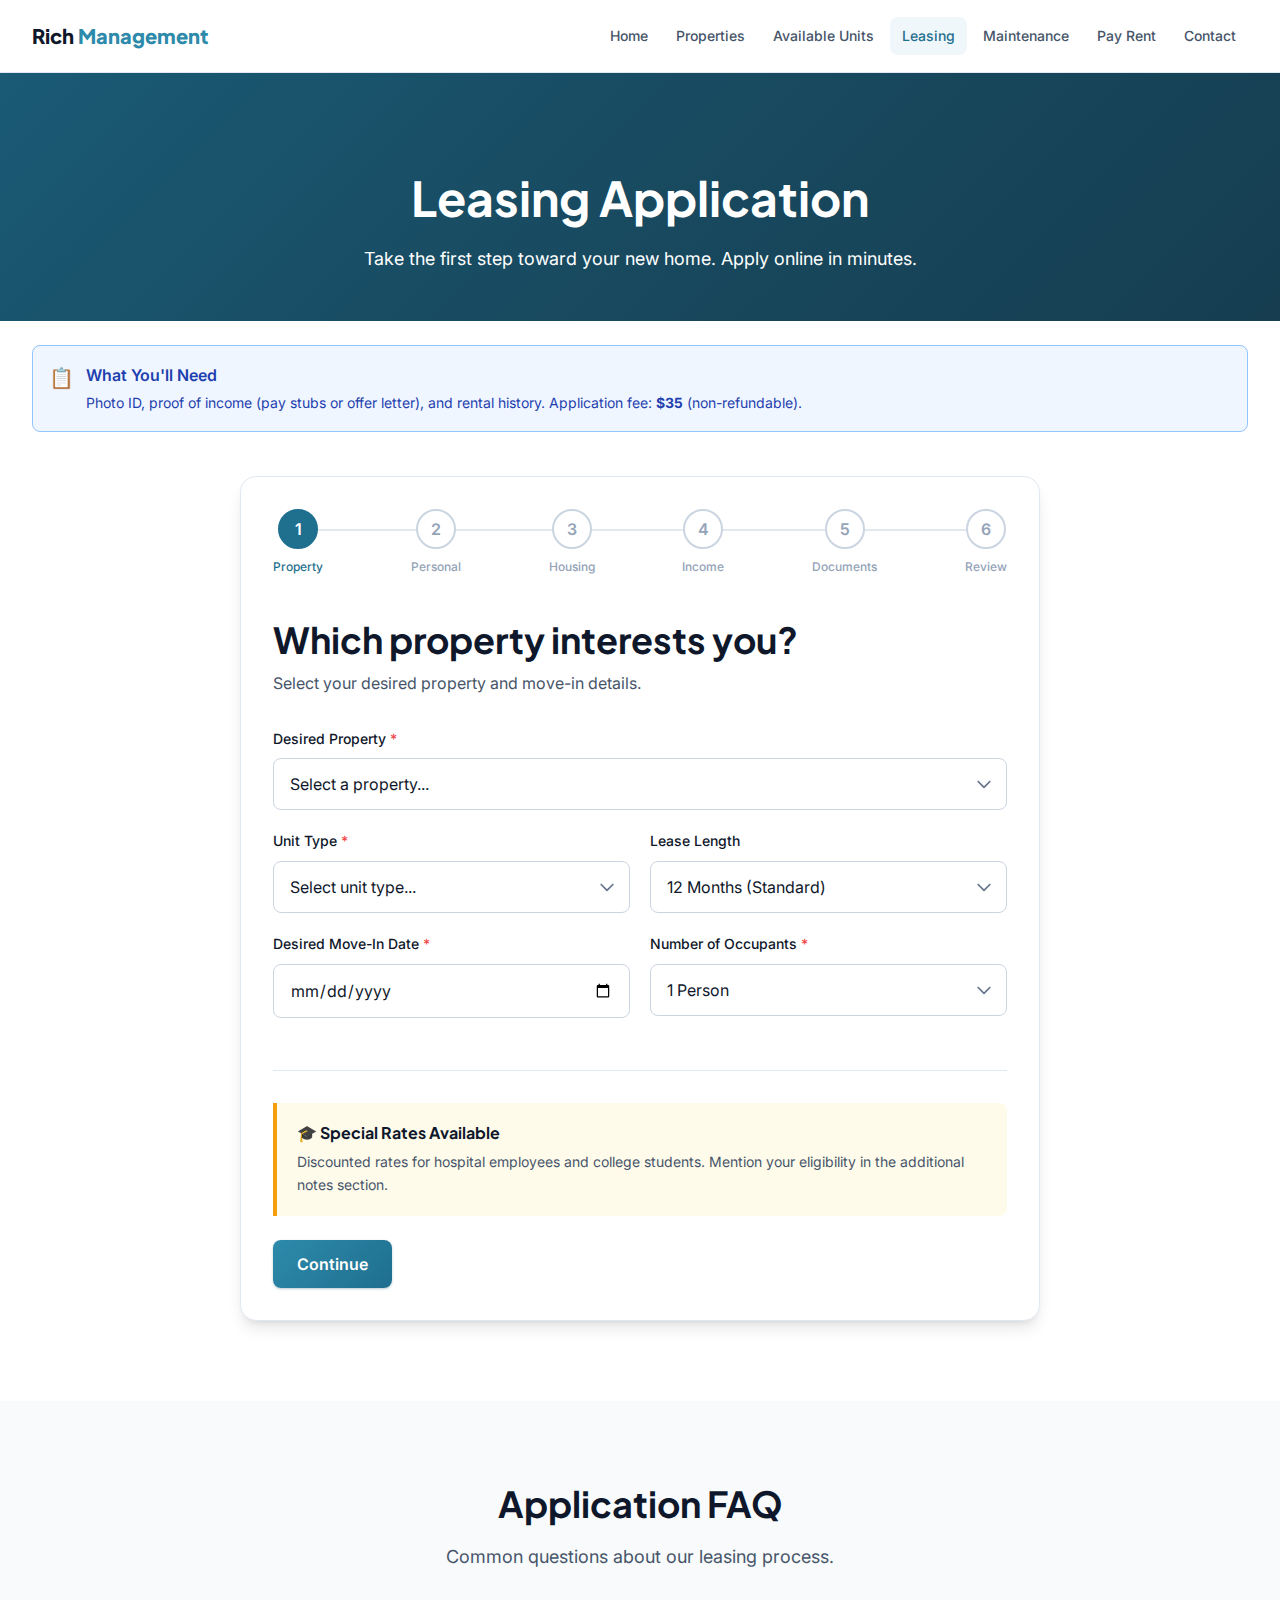
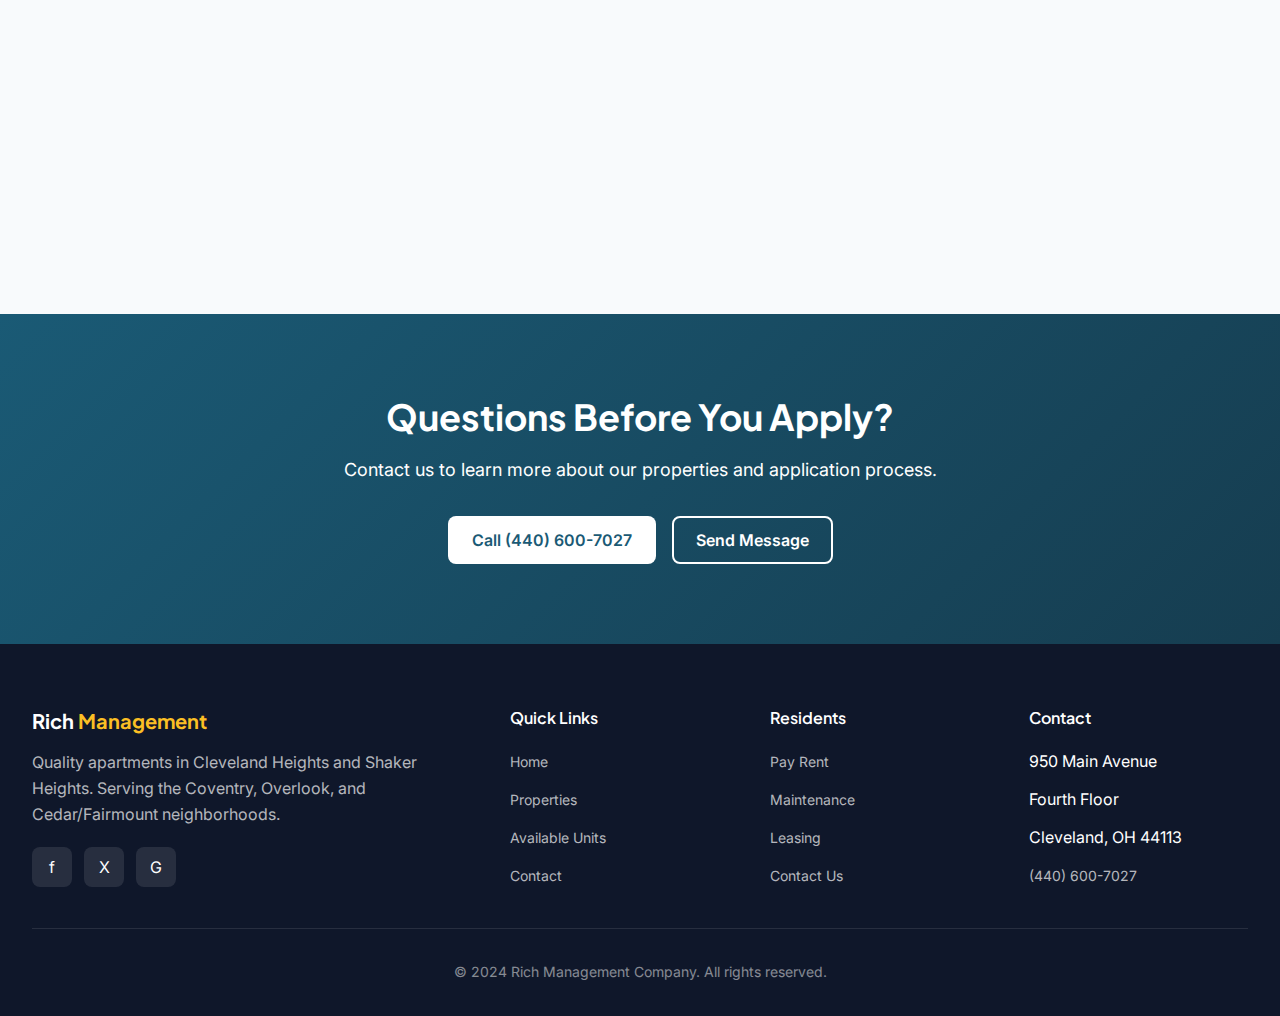
<file: leasing.html>
<!DOCTYPE html>
<html lang="en">
<head>
    <meta charset="UTF-8">
    <meta name="viewport" content="width=device-width, initial-scale=1.0">
    <meta name="description" content="Apply for an apartment at Rich Management Company. Complete our online leasing application for apartments in Cleveland Heights and Shaker Heights.">
    <title>Leasing Application | Rich Management Company</title>
    <link rel="stylesheet" href="css/styles.css">
</head>
<body>
    <!-- Header -->
    <header class="header" id="header">
        <div class="container">
            <div class="header-inner">
                <a href="index.html" class="logo">
                    <span class="logo-text">Rich <span>Management</span></span>
                </a>
                <nav class="nav-desktop">
                    <a href="index.html" class="nav-link">Home</a>
                    <a href="properties.html" class="nav-link">Properties</a>
                    <a href="available-units.html" class="nav-link">Available Units</a>
                    <a href="leasing.html" class="nav-link active">Leasing</a>
                    <a href="maintenance.html" class="nav-link">Maintenance</a>
                    <a href="payment.html" class="nav-link">Pay Rent</a>
                    <a href="contact.html" class="nav-link">Contact</a>
                </nav>
                <button class="mobile-menu-btn" id="mobileMenuBtn" aria-label="Toggle menu">
                    <span></span>
                    <span></span>
                    <span></span>
                </button>
            </div>
            <nav class="nav-mobile" id="mobileMenu">
                <a href="index.html" class="nav-mobile-link">Home</a>
                <a href="properties.html" class="nav-mobile-link">Properties</a>
                <a href="available-units.html" class="nav-mobile-link">Available Units</a>
                <a href="leasing.html" class="nav-mobile-link active">Leasing</a>
                <a href="maintenance.html" class="nav-mobile-link">Maintenance</a>
                <a href="payment.html" class="nav-mobile-link">Pay Rent</a>
                <a href="contact.html" class="nav-mobile-link">Contact</a>
            </nav>
        </div>
    </header>

    <!-- Page Header -->
    <section class="page-header">
        <div class="container">
            <h1>Leasing Application</h1>
            <p>Take the first step toward your new home. Apply online in minutes.</p>
        </div>
    </section>

    <!-- Application Requirements Banner -->
    <section style="padding: var(--space-6) 0;">
        <div class="container">
            <div class="alert alert-info">
                <span class="alert-icon">📋</span>
                <div class="alert-content">
                    <div class="alert-title">What You'll Need</div>
                    <div class="alert-description">
                        Photo ID, proof of income (pay stubs or offer letter), and rental history. Application fee: <strong>$35</strong> (non-refundable).
                    </div>
                </div>
            </div>
        </div>
    </section>

    <!-- Multi-Step Application Form -->
    <section style="padding-top: 0;">
        <div class="container">
            <div class="form-container">
                <!-- Progress Indicator -->
                <div class="form-progress" id="formProgress">
                    <div class="progress-step active" data-step="1">
                        <div class="progress-step-number">1</div>
                        <div class="progress-step-label">Property</div>
                    </div>
                    <div class="progress-step" data-step="2">
                        <div class="progress-step-number">2</div>
                        <div class="progress-step-label">Personal</div>
                    </div>
                    <div class="progress-step" data-step="3">
                        <div class="progress-step-number">3</div>
                        <div class="progress-step-label">Housing</div>
                    </div>
                    <div class="progress-step" data-step="4">
                        <div class="progress-step-number">4</div>
                        <div class="progress-step-label">Income</div>
                    </div>
                    <div class="progress-step" data-step="5">
                        <div class="progress-step-number">5</div>
                        <div class="progress-step-label">Documents</div>
                    </div>
                    <div class="progress-step" data-step="6">
                        <div class="progress-step-number">6</div>
                        <div class="progress-step-label">Review</div>
                    </div>
                </div>

                <form id="leasingForm">
                    <!-- Step 1: Property Selection -->
                    <div class="form-step" id="step1">
                        <div class="form-header">
                            <h2>Which property interests you?</h2>
                            <p>Select your desired property and move-in details.</p>
                        </div>

                        <div class="form-section">
                            <div class="form-group">
                                <label class="form-label" for="property">Desired Property <span class="required">*</span></label>
                                <select id="property" name="property" class="form-select" required>
                                    <option value="">Select a property...</option>
                                    <option value="2749-euclid" data-address="2749 Euclid Heights Blvd, Cleveland Heights">2749 Euclid Heights Blvd - Cleveland Heights</option>
                                    <option value="2757-euclid" data-address="2757 Euclid Heights Blvd, Cleveland Heights">2757 Euclid Heights Blvd - Cleveland Heights</option>
                                    <option value="2761-euclid" data-address="2761 Euclid Heights Blvd, Cleveland Heights">2761 Euclid Heights Blvd - Cleveland Heights</option>
                                    <option value="2541-overlook" data-address="2541-45 Overlook Rd, Cleveland Heights">2541-45 Overlook Road - Cleveland Heights</option>
                                    <option value="2572-lancashire" data-address="2572 Lancashire Rd, Cleveland Heights">2572 Lancashire Road - Cleveland Heights</option>
                                    <option value="2808-mayfield" data-address="2808-2820 Mayfield Rd, Cleveland Heights">2808-2820 Mayfield Road - Cleveland Heights</option>
                                    <option value="3730-warrensville" data-address="3730 Warrensville Center Rd, Shaker Heights">3730 Warrensville Center Rd - Shaker Heights</option>
                                    <option value="10820-carnegie" data-address="10820-10822 Carnegie Ave, Cleveland">10820-10822 Carnegie Ave - Cleveland</option>
                                    <option value="12509-cedar" data-address="12509 Cedar Rd, Cleveland Heights">12509 Cedar Road - Cleveland Heights</option>
                                </select>
                            </div>

                            <div class="form-row">
                                <div class="form-group">
                                    <label class="form-label" for="unitType">Unit Type <span class="required">*</span></label>
                                    <select id="unitType" name="unitType" class="form-select" required>
                                        <option value="">Select unit type...</option>
                                        <option value="studio">Studio</option>
                                        <option value="1br">1 Bedroom</option>
                                        <option value="2br">2 Bedroom</option>
                                        <option value="3br">3 Bedroom</option>
                                    </select>
                                </div>
                                <div class="form-group">
                                    <label class="form-label" for="leaseLength">Lease Length</label>
                                    <select id="leaseLength" name="leaseLength" class="form-select">
                                        <option value="12">12 Months (Standard)</option>
                                        <option value="6">6 Months</option>
                                        <option value="mtm">Month-to-Month</option>
                                    </select>
                                </div>
                            </div>

                            <div class="form-row">
                                <div class="form-group">
                                    <label class="form-label" for="moveDate">Desired Move-In Date <span class="required">*</span></label>
                                    <input type="date" id="moveDate" name="moveDate" class="form-input" required>
                                </div>
                                <div class="form-group">
                                    <label class="form-label" for="occupants">Number of Occupants <span class="required">*</span></label>
                                    <select id="occupants" name="occupants" class="form-select" required>
                                        <option value="1">1 Person</option>
                                        <option value="2">2 People</option>
                                        <option value="3">3 People</option>
                                        <option value="4">4 People</option>
                                        <option value="5">5+ People</option>
                                    </select>
                                </div>
                            </div>
                        </div>

                        <!-- Special Rates Notice -->
                        <div class="info-box">
                            <h4>🎓 Special Rates Available</h4>
                            <p>Discounted rates for hospital employees and college students. Mention your eligibility in the additional notes section.</p>
                        </div>

                        <div class="form-actions">
                            <span></span>
                            <button type="button" class="btn btn-primary btn-lg" id="nextStep1">Continue</button>
                        </div>
                    </div>

                    <!-- Step 2: Personal Information -->
                    <div class="form-step hidden" id="step2">
                        <div class="form-header">
                            <h2>Tell us about yourself</h2>
                            <p>We need some basic information to process your application.</p>
                        </div>

                        <div class="form-section">
                            <h3 class="form-section-title">
                                <span class="step-number">1</span>
                                Basic Information
                            </h3>
                            <div class="form-row">
                                <div class="form-group">
                                    <label class="form-label" for="firstName">First Name <span class="required">*</span></label>
                                    <input type="text" id="firstName" name="firstName" class="form-input" required>
                                </div>
                                <div class="form-group">
                                    <label class="form-label" for="lastName">Last Name <span class="required">*</span></label>
                                    <input type="text" id="lastName" name="lastName" class="form-input" required>
                                </div>
                            </div>
                            <div class="form-row">
                                <div class="form-group">
                                    <label class="form-label" for="email">Email Address <span class="required">*</span></label>
                                    <input type="email" id="email" name="email" class="form-input" required placeholder="you@example.com">
                                    <p class="form-help">We'll send your application status updates here.</p>
                                </div>
                                <div class="form-group">
                                    <label class="form-label" for="phone">Phone Number <span class="required">*</span></label>
                                    <input type="tel" id="phone" name="phone" class="form-input" required placeholder="(440) 555-1234">
                                </div>
                            </div>
                            <div class="form-row">
                                <div class="form-group">
                                    <label class="form-label" for="dob">Date of Birth <span class="required">*</span></label>
                                    <input type="date" id="dob" name="dob" class="form-input" required>
                                </div>
                                <div class="form-group">
                                    <label class="form-label" for="ssn">Social Security Number <span class="required">*</span></label>
                                    <input type="text" id="ssn" name="ssn" class="form-input" required placeholder="XXX-XX-XXXX"
                                           pattern="\d{3}-?\d{2}-?\d{4}" maxlength="11">
                                    <p class="form-help">Required for credit and background check. Encrypted and secure.</p>
                                </div>
                            </div>
                        </div>

                        <div class="form-section">
                            <h3 class="form-section-title">
                                <span class="step-number">2</span>
                                Identification
                            </h3>
                            <div class="form-row">
                                <div class="form-group">
                                    <label class="form-label" for="idType">ID Type <span class="required">*</span></label>
                                    <select id="idType" name="idType" class="form-select" required>
                                        <option value="">Select ID type...</option>
                                        <option value="drivers-license">Driver's License</option>
                                        <option value="state-id">State ID</option>
                                        <option value="passport">Passport</option>
                                        <option value="military-id">Military ID</option>
                                    </select>
                                </div>
                                <div class="form-group">
                                    <label class="form-label" for="idNumber">ID Number</label>
                                    <input type="text" id="idNumber" name="idNumber" class="form-input" placeholder="License or ID number">
                                </div>
                            </div>
                        </div>

                        <div class="form-section">
                            <h3 class="form-section-title">
                                <span class="step-number">3</span>
                                Emergency Contact
                            </h3>
                            <div class="form-row">
                                <div class="form-group">
                                    <label class="form-label" for="emergencyName">Contact Name <span class="required">*</span></label>
                                    <input type="text" id="emergencyName" name="emergencyName" class="form-input" required>
                                </div>
                                <div class="form-group">
                                    <label class="form-label" for="emergencyRelation">Relationship <span class="required">*</span></label>
                                    <select id="emergencyRelation" name="emergencyRelation" class="form-select" required>
                                        <option value="">Select relationship...</option>
                                        <option value="parent">Parent</option>
                                        <option value="spouse">Spouse/Partner</option>
                                        <option value="sibling">Sibling</option>
                                        <option value="friend">Friend</option>
                                        <option value="other">Other</option>
                                    </select>
                                </div>
                            </div>
                            <div class="form-group">
                                <label class="form-label" for="emergencyPhone">Contact Phone <span class="required">*</span></label>
                                <input type="tel" id="emergencyPhone" name="emergencyPhone" class="form-input" required placeholder="(440) 555-1234">
                            </div>
                        </div>

                        <div class="form-actions">
                            <button type="button" class="btn btn-ghost" id="backStep2">Back</button>
                            <button type="button" class="btn btn-primary btn-lg" id="nextStep2">Continue</button>
                        </div>
                    </div>

                    <!-- Step 3: Housing History -->
                    <div class="form-step hidden" id="step3">
                        <div class="form-header">
                            <h2>Your housing history</h2>
                            <p>Tell us about your current and previous residence.</p>
                        </div>

                        <div class="form-section">
                            <h3 class="form-section-title">
                                <span class="step-number">1</span>
                                Current Address
                            </h3>
                            <div class="form-group">
                                <label class="form-label" for="currentAddress">Street Address <span class="required">*</span></label>
                                <input type="text" id="currentAddress" name="currentAddress" class="form-input" required placeholder="123 Main Street, Apt 4">
                            </div>
                            <div class="form-row">
                                <div class="form-group">
                                    <label class="form-label" for="currentCity">City <span class="required">*</span></label>
                                    <input type="text" id="currentCity" name="currentCity" class="form-input" required>
                                </div>
                                <div class="form-group">
                                    <label class="form-label" for="currentState">State <span class="required">*</span></label>
                                    <select id="currentState" name="currentState" class="form-select" required>
                                        <option value="">Select...</option>
                                        <option value="OH" selected>Ohio</option>
                                        <option value="PA">Pennsylvania</option>
                                        <option value="MI">Michigan</option>
                                        <option value="IN">Indiana</option>
                                        <option value="WV">West Virginia</option>
                                        <option value="NY">New York</option>
                                        <option value="other">Other</option>
                                    </select>
                                </div>
                                <div class="form-group">
                                    <label class="form-label" for="currentZip">ZIP Code <span class="required">*</span></label>
                                    <input type="text" id="currentZip" name="currentZip" class="form-input" required maxlength="5" pattern="\d{5}">
                                </div>
                            </div>
                            <div class="form-row">
                                <div class="form-group">
                                    <label class="form-label" for="currentRent">Monthly Rent <span class="required">*</span></label>
                                    <div class="input-prefix-group">
                                        <span class="input-prefix">$</span>
                                        <input type="number" id="currentRent" name="currentRent" class="form-input" required min="0" step="1">
                                    </div>
                                </div>
                                <div class="form-group">
                                    <label class="form-label" for="residenceLength">Time at This Address <span class="required">*</span></label>
                                    <select id="residenceLength" name="residenceLength" class="form-select" required>
                                        <option value="">Select...</option>
                                        <option value="less-than-1">Less than 1 year</option>
                                        <option value="1-2">1-2 years</option>
                                        <option value="2-5">2-5 years</option>
                                        <option value="5+">5+ years</option>
                                    </select>
                                </div>
                            </div>
                        </div>

                        <div class="form-section">
                            <h3 class="form-section-title">
                                <span class="step-number">2</span>
                                Current Landlord (if renting)
                            </h3>
                            <div class="form-row">
                                <div class="form-group">
                                    <label class="form-label" for="landlordName">Landlord/Manager Name</label>
                                    <input type="text" id="landlordName" name="landlordName" class="form-input">
                                </div>
                                <div class="form-group">
                                    <label class="form-label" for="landlordPhone">Landlord Phone</label>
                                    <input type="tel" id="landlordPhone" name="landlordPhone" class="form-input" placeholder="(440) 555-1234">
                                </div>
                            </div>
                            <div class="form-group">
                                <label class="form-label" for="moveReason">Reason for Moving</label>
                                <select id="moveReason" name="moveReason" class="form-select">
                                    <option value="">Select a reason...</option>
                                    <option value="relocating">Relocating for work</option>
                                    <option value="closer-work">Moving closer to work</option>
                                    <option value="more-space">Need more space</option>
                                    <option value="less-space">Downsizing</option>
                                    <option value="better-location">Better location/neighborhood</option>
                                    <option value="cost">Lower rent</option>
                                    <option value="first-time">First time renting</option>
                                    <option value="other">Other</option>
                                </select>
                            </div>
                        </div>

                        <div class="form-section">
                            <h3 class="form-section-title">
                                <span class="step-number">3</span>
                                Background Questions
                            </h3>
                            <div class="form-group">
                                <div class="form-checkbox">
                                    <input type="checkbox" id="eviction" name="eviction">
                                    <label for="eviction">I have been evicted or had an eviction filed against me in the past 7 years</label>
                                </div>
                            </div>
                            <div class="form-group">
                                <div class="form-checkbox">
                                    <input type="checkbox" id="brokenLease" name="brokenLease">
                                    <label for="brokenLease">I have broken a lease agreement in the past 7 years</label>
                                </div>
                            </div>
                            <div class="form-group" id="evictionExplanation" style="display: none;">
                                <label class="form-label" for="evictionDetails">Please explain the circumstances</label>
                                <textarea id="evictionDetails" name="evictionDetails" class="form-textarea" rows="3"></textarea>
                            </div>
                        </div>

                        <div class="form-actions">
                            <button type="button" class="btn btn-ghost" id="backStep3">Back</button>
                            <button type="button" class="btn btn-primary btn-lg" id="nextStep3">Continue</button>
                        </div>
                    </div>

                    <!-- Step 4: Employment & Income -->
                    <div class="form-step hidden" id="step4">
                        <div class="form-header">
                            <h2>Employment & Income</h2>
                            <p>We verify that applicants earn at least 2.5x the monthly rent.</p>
                        </div>

                        <div class="form-section">
                            <h3 class="form-section-title">
                                <span class="step-number">1</span>
                                Current Employment
                            </h3>
                            <div class="form-group">
                                <label class="form-label" for="employmentStatus">Employment Status <span class="required">*</span></label>
                                <select id="employmentStatus" name="employmentStatus" class="form-select" required>
                                    <option value="">Select...</option>
                                    <option value="employed-ft">Employed Full-Time</option>
                                    <option value="employed-pt">Employed Part-Time</option>
                                    <option value="self-employed">Self-Employed</option>
                                    <option value="student">Student</option>
                                    <option value="retired">Retired</option>
                                    <option value="unemployed">Currently Unemployed</option>
                                </select>
                            </div>

                            <div id="employmentDetails">
                                <div class="form-row">
                                    <div class="form-group">
                                        <label class="form-label" for="employer">Employer Name <span class="required">*</span></label>
                                        <input type="text" id="employer" name="employer" class="form-input">
                                    </div>
                                    <div class="form-group">
                                        <label class="form-label" for="jobTitle">Job Title <span class="required">*</span></label>
                                        <input type="text" id="jobTitle" name="jobTitle" class="form-input">
                                    </div>
                                </div>
                                <div class="form-group">
                                    <label class="form-label" for="employerAddress">Employer Address</label>
                                    <input type="text" id="employerAddress" name="employerAddress" class="form-input" placeholder="123 Business Ave, Cleveland, OH 44113">
                                </div>
                                <div class="form-row">
                                    <div class="form-group">
                                        <label class="form-label" for="employerPhone">Employer Phone</label>
                                        <input type="tel" id="employerPhone" name="employerPhone" class="form-input" placeholder="(440) 555-1234">
                                    </div>
                                    <div class="form-group">
                                        <label class="form-label" for="employmentLength">Time with Employer <span class="required">*</span></label>
                                        <select id="employmentLength" name="employmentLength" class="form-select">
                                            <option value="">Select...</option>
                                            <option value="less-than-6mo">Less than 6 months</option>
                                            <option value="6mo-1yr">6 months - 1 year</option>
                                            <option value="1-2yr">1-2 years</option>
                                            <option value="2-5yr">2-5 years</option>
                                            <option value="5+yr">5+ years</option>
                                        </select>
                                    </div>
                                </div>
                            </div>
                        </div>

                        <div class="form-section">
                            <h3 class="form-section-title">
                                <span class="step-number">2</span>
                                Income Information
                            </h3>
                            <div class="form-row">
                                <div class="form-group">
                                    <label class="form-label" for="monthlyIncome">Monthly Gross Income <span class="required">*</span></label>
                                    <div class="input-prefix-group">
                                        <span class="input-prefix">$</span>
                                        <input type="number" id="monthlyIncome" name="monthlyIncome" class="form-input" required min="0" step="1">
                                    </div>
                                    <p class="form-help">Before taxes and deductions</p>
                                </div>
                                <div class="form-group">
                                    <label class="form-label" for="otherIncome">Other Monthly Income</label>
                                    <div class="input-prefix-group">
                                        <span class="input-prefix">$</span>
                                        <input type="number" id="otherIncome" name="otherIncome" class="form-input" min="0" step="1" value="0">
                                    </div>
                                    <p class="form-help">Alimony, child support, investments, etc.</p>
                                </div>
                            </div>

                            <!-- Income Verification Indicator -->
                            <div class="income-indicator" id="incomeIndicator" style="display: none;">
                                <div class="income-status" id="incomeStatus"></div>
                            </div>
                        </div>

                        <div class="form-section">
                            <h3 class="form-section-title">
                                <span class="step-number">3</span>
                                Additional Income Sources
                            </h3>
                            <div class="form-group">
                                <div class="form-checkbox">
                                    <input type="checkbox" id="hasCoSigner" name="hasCoSigner">
                                    <label for="hasCoSigner">I will have a co-signer or guarantor</label>
                                </div>
                            </div>
                            <div id="coSignerSection" style="display: none;">
                                <div class="form-row">
                                    <div class="form-group">
                                        <label class="form-label" for="coSignerName">Co-Signer Name</label>
                                        <input type="text" id="coSignerName" name="coSignerName" class="form-input">
                                    </div>
                                    <div class="form-group">
                                        <label class="form-label" for="coSignerPhone">Co-Signer Phone</label>
                                        <input type="tel" id="coSignerPhone" name="coSignerPhone" class="form-input">
                                    </div>
                                </div>
                                <p class="form-help">Co-signers must complete a separate application.</p>
                            </div>
                        </div>

                        <div class="form-actions">
                            <button type="button" class="btn btn-ghost" id="backStep4">Back</button>
                            <button type="button" class="btn btn-primary btn-lg" id="nextStep4">Continue</button>
                        </div>
                    </div>

                    <!-- Step 5: Document Upload -->
                    <div class="form-step hidden" id="step5">
                        <div class="form-header">
                            <h2>Upload Your Documents</h2>
                            <p>Upload required documents to speed up your application review.</p>
                        </div>

                        <div class="form-section">
                            <h3 class="form-section-title">
                                <span class="step-number">1</span>
                                Photo ID <span class="required">*</span>
                            </h3>
                            <p style="color: var(--text-secondary); margin-bottom: var(--space-4);">Upload a clear photo of your driver's license, state ID, or passport.</p>
                            <div class="file-upload" id="idUpload" data-type="id">
                                <input type="file" id="idFile" name="idFile" accept="image/*,.pdf">
                                <div class="file-upload-icon">🪪</div>
                                <div class="file-upload-text">Drop your ID here or click to upload</div>
                                <div class="file-upload-hint">PNG, JPG, or PDF up to 5MB</div>
                            </div>
                            <div class="uploaded-files" id="idFilesList"></div>
                        </div>

                        <div class="form-section">
                            <h3 class="form-section-title">
                                <span class="step-number">2</span>
                                Proof of Income <span class="required">*</span>
                            </h3>
                            <p style="color: var(--text-secondary); margin-bottom: var(--space-4);">Upload recent pay stubs (last 2-3), offer letter, or bank statements.</p>
                            <div class="file-upload" id="incomeUpload" data-type="income">
                                <input type="file" id="incomeFiles" name="incomeFiles" accept="image/*,.pdf" multiple>
                                <div class="file-upload-icon">📄</div>
                                <div class="file-upload-text">Drop files here or click to upload</div>
                                <div class="file-upload-hint">PNG, JPG, or PDF up to 5MB each (max 5 files)</div>
                            </div>
                            <div class="uploaded-files" id="incomeFilesList"></div>
                        </div>

                        <div class="form-section">
                            <h3 class="form-section-title">
                                <span class="step-number">3</span>
                                Additional Documents (Optional)
                            </h3>
                            <p style="color: var(--text-secondary); margin-bottom: var(--space-4);">Reference letters, proof of student status, etc.</p>
                            <div class="file-upload" id="otherUpload" data-type="other">
                                <input type="file" id="otherFiles" name="otherFiles" accept="image/*,.pdf" multiple>
                                <div class="file-upload-icon">📎</div>
                                <div class="file-upload-text">Drop files here or click to upload</div>
                                <div class="file-upload-hint">PNG, JPG, or PDF up to 5MB each (max 5 files)</div>
                            </div>
                            <div class="uploaded-files" id="otherFilesList"></div>
                        </div>

                        <div class="alert alert-info">
                            <span class="alert-icon">🔒</span>
                            <div class="alert-content">
                                <div class="alert-title">Your Documents Are Secure</div>
                                <div class="alert-description">
                                    All uploaded documents are encrypted and only accessible by our leasing team for application review.
                                </div>
                            </div>
                        </div>

                        <div class="form-actions">
                            <button type="button" class="btn btn-ghost" id="backStep5">Back</button>
                            <button type="button" class="btn btn-primary btn-lg" id="nextStep5">Review Application</button>
                        </div>
                    </div>

                    <!-- Step 6: Review & Submit -->
                    <div class="form-step hidden" id="step6">
                        <div class="form-header">
                            <h2>Review Your Application</h2>
                            <p>Please verify all information before submitting.</p>
                        </div>

                        <div class="review-card" id="applicationReview">
                            <!-- Populated by JavaScript -->
                        </div>

                        <div class="form-section">
                            <h3 class="form-section-title">Authorization & Consent</h3>
                            <div class="form-group">
                                <div class="form-checkbox">
                                    <input type="checkbox" id="creditCheck" name="creditCheck" required>
                                    <label for="creditCheck"><span class="required">*</span> I authorize Rich Management Company to obtain a consumer credit report, criminal background check, and verify all information in this application.</label>
                                </div>
                            </div>
                            <div class="form-group">
                                <div class="form-checkbox">
                                    <input type="checkbox" id="truthful" name="truthful" required>
                                    <label for="truthful"><span class="required">*</span> I certify that all information provided is true and complete. I understand that false information may result in denial or lease termination.</label>
                                </div>
                            </div>
                            <div class="form-group">
                                <div class="form-checkbox">
                                    <input type="checkbox" id="appFee" name="appFee" required>
                                    <label for="appFee"><span class="required">*</span> I understand that a non-refundable application fee of $35 is required and will be collected.</label>
                                </div>
                            </div>
                        </div>

                        <div class="info-box">
                            <h4>📧 What Happens Next?</h4>
                            <p>After submitting, you'll receive a confirmation email with your application number. We typically review applications within 2-3 business days and will contact you with our decision.</p>
                        </div>

                        <div class="form-actions">
                            <button type="button" class="btn btn-ghost" id="backStep6">Edit Application</button>
                            <button type="submit" class="btn btn-primary btn-lg" id="submitApplication">
                                Submit Application
                            </button>
                        </div>
                    </div>

                    <!-- Success State -->
                    <div class="form-step hidden" id="stepSuccess">
                        <div class="success-message">
                            <div class="success-icon">🎉</div>
                            <h2>Application Submitted!</h2>
                            <p class="success-tracking">Your application number: <strong id="applicationNumber">APP-2024-XXXX</strong></p>
                            <p>We've sent a confirmation to your email. Our team will review your application and contact you within 2-3 business days.</p>

                            <div class="next-steps-card">
                                <h4>What to Expect</h4>
                                <ul class="timeline">
                                    <li class="timeline-item">
                                        <span class="timeline-icon">📧</span>
                                        <div>
                                            <strong>Confirmation Email</strong>
                                            <p>Check your inbox for application details</p>
                                        </div>
                                    </li>
                                    <li class="timeline-item">
                                        <span class="timeline-icon">🔍</span>
                                        <div>
                                            <strong>Application Review</strong>
                                            <p>We verify your information (2-3 business days)</p>
                                        </div>
                                    </li>
                                    <li class="timeline-item">
                                        <span class="timeline-icon">📞</span>
                                        <div>
                                            <strong>Decision & Next Steps</strong>
                                            <p>We'll call to discuss approval and scheduling</p>
                                        </div>
                                    </li>
                                </ul>
                            </div>

                            <div class="success-actions">
                                <a href="index.html" class="btn btn-primary">Return Home</a>
                                <a href="available-units.html" class="btn btn-outline">View More Units</a>
                            </div>
                        </div>
                    </div>
                </form>
            </div>
        </div>
    </section>

    <!-- FAQ Section -->
    <section class="about-section">
        <div class="container">
            <div class="section-header">
                <h2>Application FAQ</h2>
                <p>Common questions about our leasing process.</p>
            </div>
            <div class="features-grid">
                <div class="feature-card" style="text-align: left;">
                    <h3>How long does approval take?</h3>
                    <p>Most applications are processed within 2-3 business days. Incomplete applications may take longer.</p>
                </div>
                <div class="feature-card" style="text-align: left;">
                    <h3>What credit score is needed?</h3>
                    <p>We consider the full picture, not just credit scores. Steady income and good rental history matter most.</p>
                </div>
                <div class="feature-card" style="text-align: left;">
                    <h3>Is the application fee refundable?</h3>
                    <p>No, the $35 fee covers screening costs and is non-refundable regardless of the outcome.</p>
                </div>
                <div class="feature-card" style="text-align: left;">
                    <h3>Can I apply with a co-signer?</h3>
                    <p>Yes! Co-signers must complete their own application. This can help if you have limited credit history.</p>
                </div>
            </div>
        </div>
    </section>

    <!-- CTA Section -->
    <section class="cta-section">
        <div class="container">
            <h2>Questions Before You Apply?</h2>
            <p>Contact us to learn more about our properties and application process.</p>
            <div class="cta-actions">
                <a href="tel:4406007027" class="btn btn-white btn-lg">Call (440) 600-7027</a>
                <a href="contact.html" class="btn btn-outline-white btn-lg">Send Message</a>
            </div>
        </div>
    </section>

    <!-- Footer -->
    <footer class="footer">
        <div class="container">
            <div class="footer-grid">
                <div class="footer-brand">
                    <h3>Rich <span>Management</span></h3>
                    <p>Quality apartments in Cleveland Heights and Shaker Heights. Serving the Coventry, Overlook, and Cedar/Fairmount neighborhoods.</p>
                    <div class="social-links">
                        <a href="#" class="social-link" aria-label="Facebook">f</a>
                        <a href="#" class="social-link" aria-label="Twitter">X</a>
                        <a href="#" class="social-link" aria-label="Google">G</a>
                    </div>
                </div>
                <div class="footer-links">
                    <h4>Quick Links</h4>
                    <ul>
                        <li><a href="index.html">Home</a></li>
                        <li><a href="properties.html">Properties</a></li>
                        <li><a href="available-units.html">Available Units</a></li>
                        <li><a href="contact.html">Contact</a></li>
                    </ul>
                </div>
                <div class="footer-links">
                    <h4>Residents</h4>
                    <ul>
                        <li><a href="payment.html">Pay Rent</a></li>
                        <li><a href="maintenance.html">Maintenance</a></li>
                        <li><a href="leasing.html">Leasing</a></li>
                        <li><a href="contact.html">Contact Us</a></li>
                    </ul>
                </div>
                <div class="footer-links">
                    <h4>Contact</h4>
                    <ul>
                        <li>950 Main Avenue</li>
                        <li>Fourth Floor</li>
                        <li>Cleveland, OH 44113</li>
                        <li><a href="tel:4406007027">(440) 600-7027</a></li>
                    </ul>
                </div>
            </div>
            <div class="footer-bottom">
                <p>&copy; 2024 Rich Management Company. All rights reserved.</p>
            </div>
        </div>
    </footer>

    <script src="js/main.js"></script>
    <script src="js/leasing.js"></script>

    <style>
    /* Input Prefix Group */
    .input-prefix-group {
        position: relative;
        display: flex;
        align-items: center;
    }

    .input-prefix {
        position: absolute;
        left: var(--space-4);
        color: var(--text-muted);
        font-weight: 500;
        pointer-events: none;
    }

    .input-prefix-group .form-input {
        padding-left: var(--space-8);
    }

    /* Income Indicator */
    .income-indicator {
        margin-top: var(--space-4);
        padding: var(--space-4);
        border-radius: var(--radius-lg);
        background: var(--bg-secondary);
    }

    .income-status {
        display: flex;
        align-items: center;
        gap: var(--space-3);
    }

    .income-status.success {
        color: var(--success-600);
    }

    .income-status.warning {
        color: var(--warning-600);
    }

    .income-status.error {
        color: var(--error-600);
    }

    /* Timeline */
    .next-steps-card {
        background: var(--bg-secondary);
        border-radius: var(--radius-xl);
        padding: var(--space-6);
        margin: var(--space-8) 0;
        text-align: left;
    }

    .next-steps-card h4 {
        color: var(--secondary-700);
        margin-bottom: var(--space-4);
    }

    .timeline {
        list-style: none;
        padding: 0;
        margin: 0;
    }

    .timeline-item {
        display: flex;
        gap: var(--space-4);
        padding: var(--space-4) 0;
        border-bottom: 1px solid var(--border-light);
    }

    .timeline-item:last-child {
        border-bottom: none;
    }

    .timeline-icon {
        font-size: 24px;
        flex-shrink: 0;
    }

    .timeline-item strong {
        display: block;
        color: var(--text-primary);
        margin-bottom: var(--space-1);
    }

    .timeline-item p {
        color: var(--text-secondary);
        font-size: var(--text-sm);
        margin: 0;
    }

    /* Hidden utility */
    .hidden {
        display: none !important;
    }
    </style>
</body>
</html>
</file>
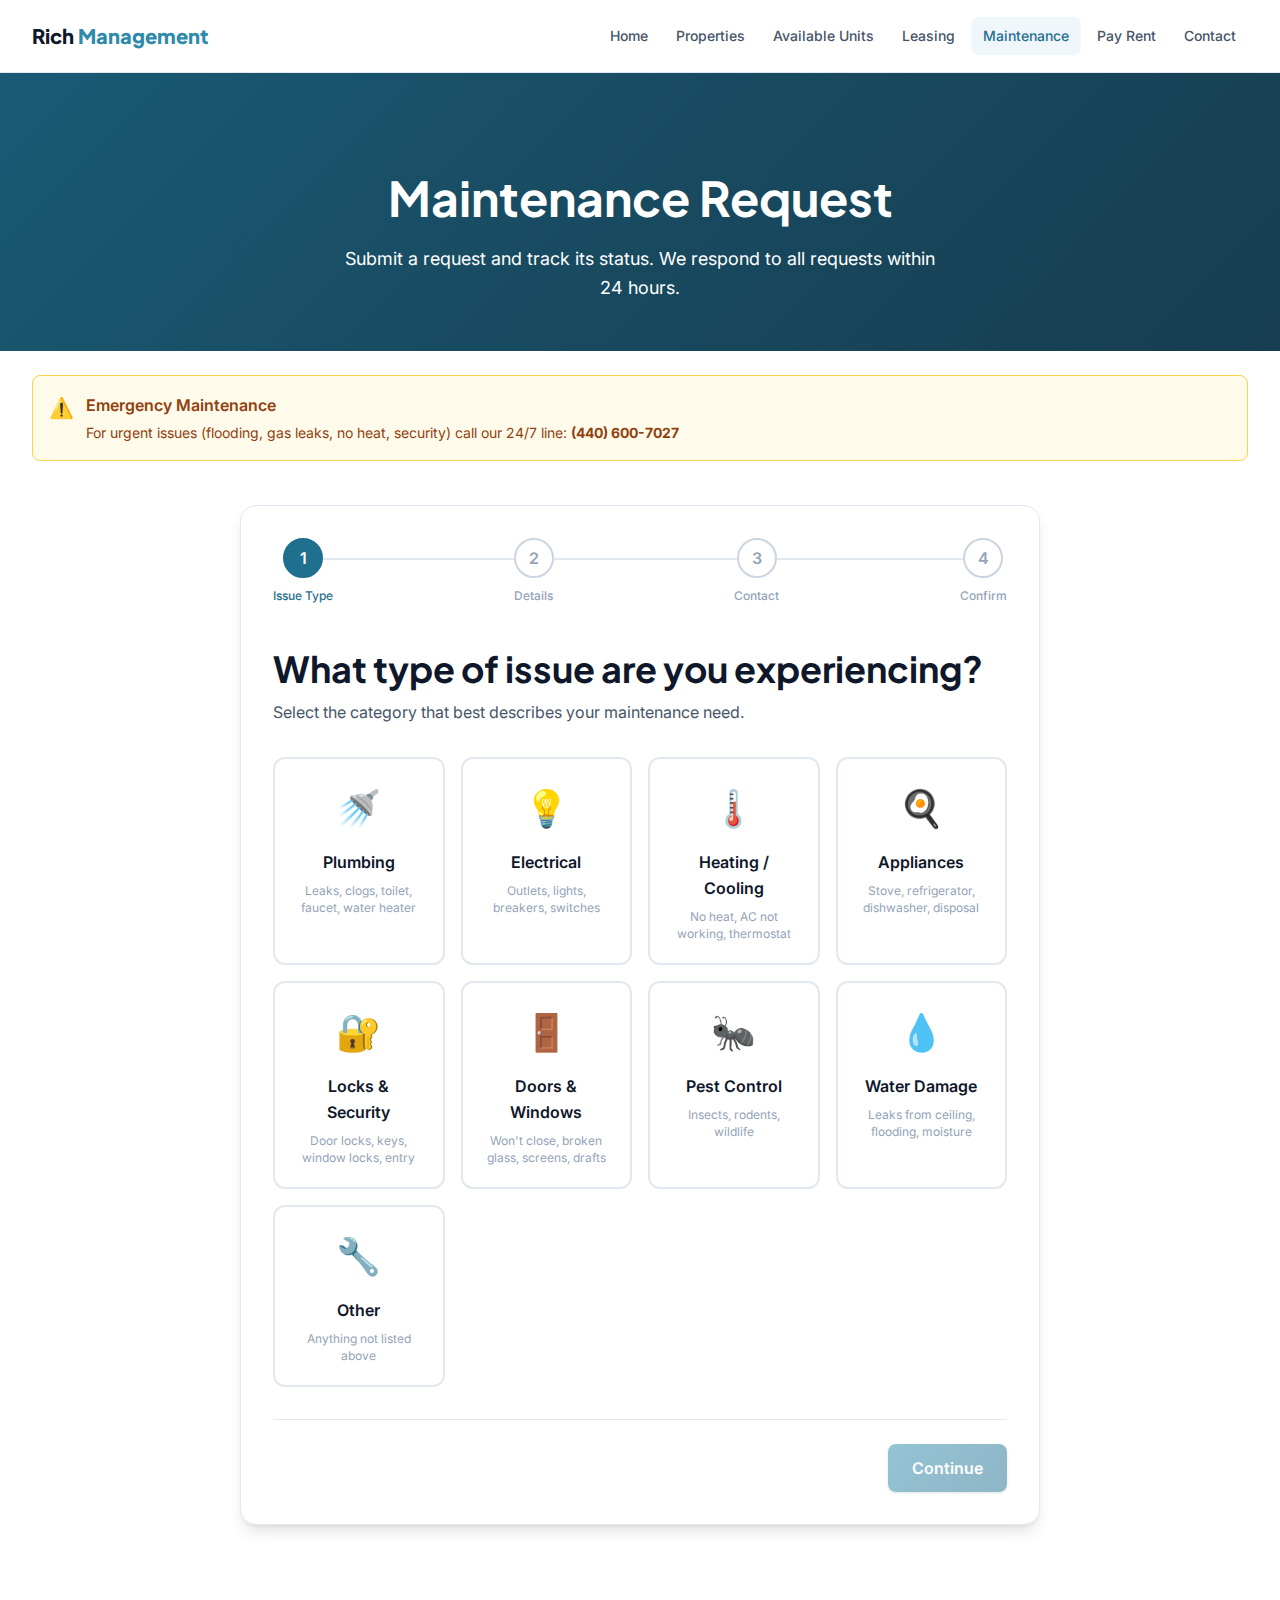
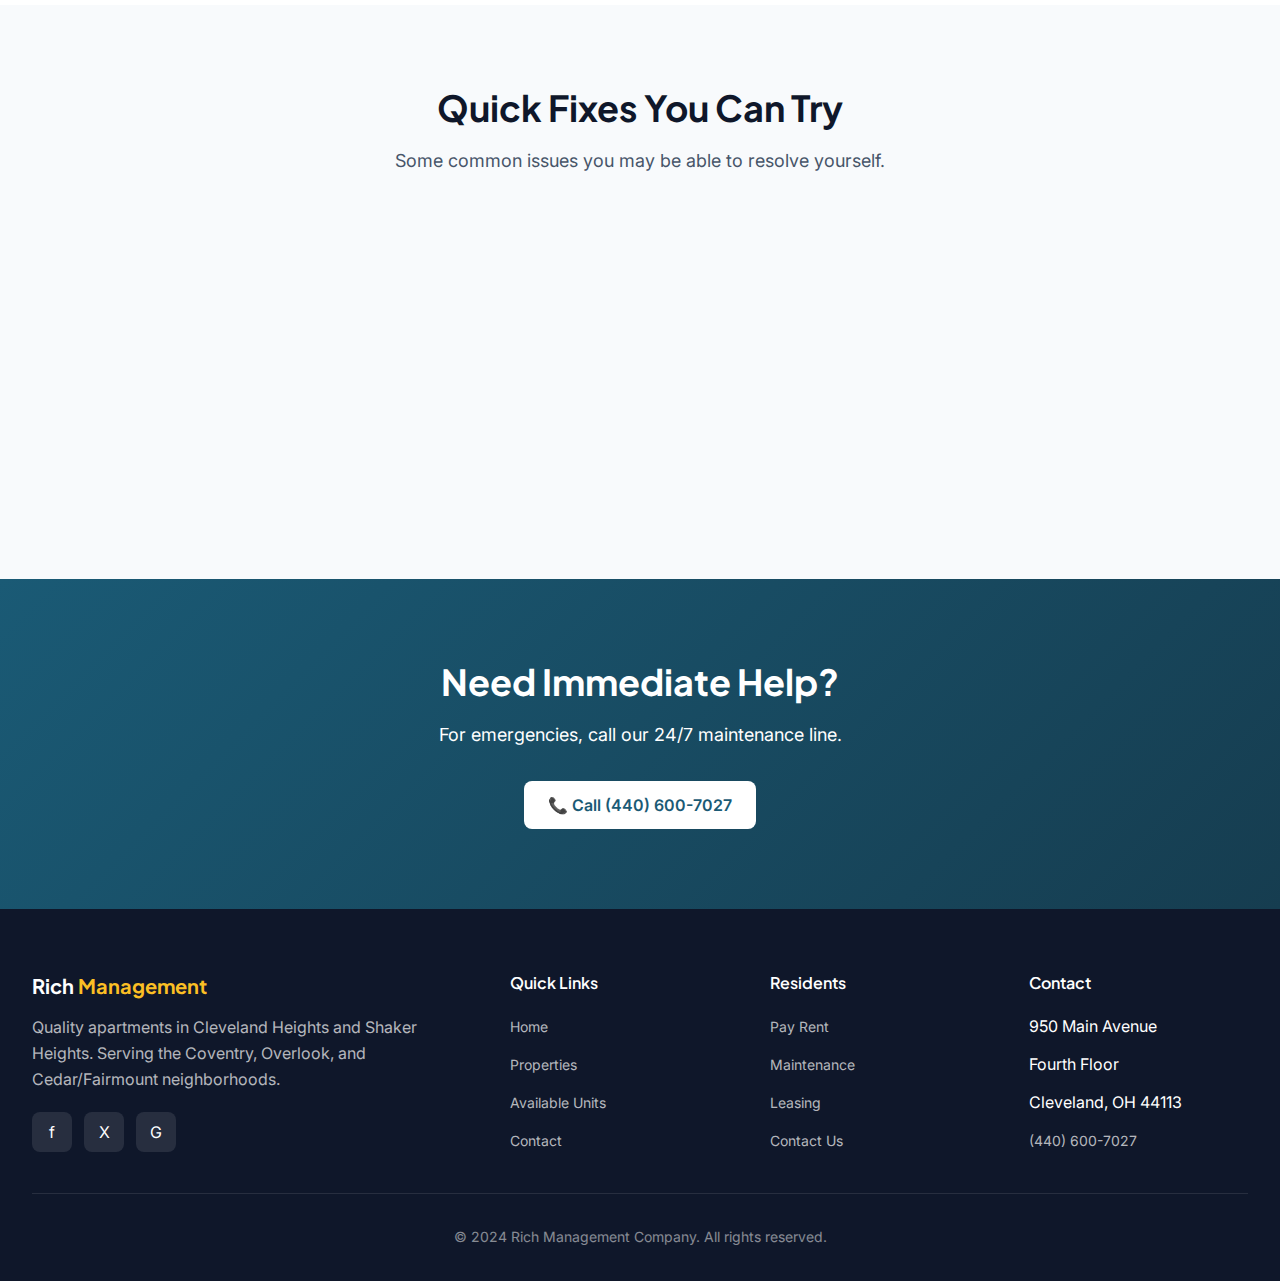
<file: maintenance.html>
<!DOCTYPE html>
<html lang="en">
<head>
    <meta charset="UTF-8">
    <meta name="viewport" content="width=device-width, initial-scale=1.0">
    <meta name="description" content="Submit a maintenance request to Rich Management Company. 24/7 emergency maintenance support for all residents.">
    <title>Maintenance Request | Rich Management Company</title>
    <link rel="stylesheet" href="css/styles.css">
</head>
<body>
    <!-- Header -->
    <header class="header" id="header">
        <div class="container">
            <div class="header-inner">
                <a href="index.html" class="logo">
                    <span class="logo-text">Rich <span>Management</span></span>
                </a>
                <nav class="nav-desktop">
                    <a href="index.html" class="nav-link">Home</a>
                    <a href="properties.html" class="nav-link">Properties</a>
                    <a href="available-units.html" class="nav-link">Available Units</a>
                    <a href="leasing.html" class="nav-link">Leasing</a>
                    <a href="maintenance.html" class="nav-link active">Maintenance</a>
                    <a href="payment.html" class="nav-link">Pay Rent</a>
                    <a href="contact.html" class="nav-link">Contact</a>
                </nav>
                <button class="mobile-menu-btn" id="mobileMenuBtn" aria-label="Toggle menu">
                    <span></span>
                    <span></span>
                    <span></span>
                </button>
            </div>
            <nav class="nav-mobile" id="mobileMenu">
                <a href="index.html" class="nav-mobile-link">Home</a>
                <a href="properties.html" class="nav-mobile-link">Properties</a>
                <a href="available-units.html" class="nav-mobile-link">Available Units</a>
                <a href="leasing.html" class="nav-mobile-link">Leasing</a>
                <a href="maintenance.html" class="nav-mobile-link active">Maintenance</a>
                <a href="payment.html" class="nav-mobile-link">Pay Rent</a>
                <a href="contact.html" class="nav-mobile-link">Contact</a>
            </nav>
        </div>
    </header>

    <!-- Page Header -->
    <section class="page-header">
        <div class="container">
            <h1>Maintenance Request</h1>
            <p>Submit a request and track its status. We respond to all requests within 24 hours.</p>
        </div>
    </section>

    <!-- Emergency Banner -->
    <section style="padding: var(--space-6) 0;">
        <div class="container">
            <div class="alert alert-warning">
                <span class="alert-icon">⚠️</span>
                <div class="alert-content">
                    <div class="alert-title">Emergency Maintenance</div>
                    <div class="alert-description">
                        For urgent issues (flooding, gas leaks, no heat, security) call our 24/7 line: <strong><a href="tel:4406007027" style="color: inherit;">(440) 600-7027</a></strong>
                    </div>
                </div>
            </div>
        </div>
    </section>

    <!-- Request Type Selection -->
    <section style="padding-top: 0;">
        <div class="container">
            <div class="form-container">
                <!-- Progress Indicator -->
                <div class="form-progress" id="formProgress">
                    <div class="progress-step active" data-step="1">
                        <div class="progress-step-number">1</div>
                        <div class="progress-step-label">Issue Type</div>
                    </div>
                    <div class="progress-step" data-step="2">
                        <div class="progress-step-number">2</div>
                        <div class="progress-step-label">Details</div>
                    </div>
                    <div class="progress-step" data-step="3">
                        <div class="progress-step-number">3</div>
                        <div class="progress-step-label">Contact</div>
                    </div>
                    <div class="progress-step" data-step="4">
                        <div class="progress-step-number">4</div>
                        <div class="progress-step-label">Confirm</div>
                    </div>
                </div>

                <form id="maintenanceForm">
                    <!-- Step 1: Issue Category -->
                    <div class="form-step" id="step1">
                        <div class="form-header">
                            <h2>What type of issue are you experiencing?</h2>
                            <p>Select the category that best describes your maintenance need.</p>
                        </div>

                        <div class="category-grid" id="categoryGrid">
                            <label class="category-card" data-category="plumbing" data-vendor="plumber">
                                <input type="radio" name="category" value="plumbing" required>
                                <div class="category-icon">🚿</div>
                                <div class="category-name">Plumbing</div>
                                <div class="category-examples">Leaks, clogs, toilet, faucet, water heater</div>
                            </label>

                            <label class="category-card" data-category="electrical" data-vendor="electrician">
                                <input type="radio" name="category" value="electrical">
                                <div class="category-icon">💡</div>
                                <div class="category-name">Electrical</div>
                                <div class="category-examples">Outlets, lights, breakers, switches</div>
                            </label>

                            <label class="category-card" data-category="hvac" data-vendor="hvac">
                                <input type="radio" name="category" value="hvac">
                                <div class="category-icon">🌡️</div>
                                <div class="category-name">Heating / Cooling</div>
                                <div class="category-examples">No heat, AC not working, thermostat</div>
                            </label>

                            <label class="category-card" data-category="appliances" data-vendor="appliance">
                                <input type="radio" name="category" value="appliances">
                                <div class="category-icon">🍳</div>
                                <div class="category-name">Appliances</div>
                                <div class="category-examples">Stove, refrigerator, dishwasher, disposal</div>
                            </label>

                            <label class="category-card" data-category="locks" data-vendor="locksmith">
                                <input type="radio" name="category" value="locks">
                                <div class="category-icon">🔐</div>
                                <div class="category-name">Locks & Security</div>
                                <div class="category-examples">Door locks, keys, window locks, entry</div>
                            </label>

                            <label class="category-card" data-category="structural" data-vendor="general">
                                <input type="radio" name="category" value="structural">
                                <div class="category-icon">🚪</div>
                                <div class="category-name">Doors & Windows</div>
                                <div class="category-examples">Won't close, broken glass, screens, drafts</div>
                            </label>

                            <label class="category-card" data-category="pests" data-vendor="pest">
                                <input type="radio" name="category" value="pests">
                                <div class="category-icon">🐜</div>
                                <div class="category-name">Pest Control</div>
                                <div class="category-examples">Insects, rodents, wildlife</div>
                            </label>

                            <label class="category-card" data-category="water-damage" data-vendor="emergency">
                                <input type="radio" name="category" value="water-damage">
                                <div class="category-icon">💧</div>
                                <div class="category-name">Water Damage</div>
                                <div class="category-examples">Leaks from ceiling, flooding, moisture</div>
                            </label>

                            <label class="category-card" data-category="other" data-vendor="general">
                                <input type="radio" name="category" value="other">
                                <div class="category-icon">🔧</div>
                                <div class="category-name">Other</div>
                                <div class="category-examples">Anything not listed above</div>
                            </label>
                        </div>

                        <div class="form-actions">
                            <button type="button" class="btn btn-primary btn-lg" id="nextStep1" disabled>
                                Continue
                            </button>
                        </div>
                    </div>

                    <!-- Step 2: Issue Details -->
                    <div class="form-step hidden" id="step2">
                        <div class="form-header">
                            <h2>Tell us more about the issue</h2>
                            <p>The more details you provide, the faster we can resolve it.</p>
                        </div>

                        <!-- Priority Detection Alert (hidden by default) -->
                        <div class="alert alert-error hidden" id="emergencyAlert">
                            <span class="alert-icon">🚨</span>
                            <div class="alert-content">
                                <div class="alert-title">This sounds like an emergency</div>
                                <div class="alert-description">
                                    Please call our emergency line immediately: <strong>(440) 600-7027</strong>
                                </div>
                            </div>
                        </div>

                        <div class="form-section">
                            <h3 class="form-section-title">
                                <span class="step-number">1</span>
                                Priority Level
                            </h3>
                            <div class="priority-grid" id="priorityGrid">
                                <label class="priority-card" data-priority="emergency">
                                    <input type="radio" name="priority" value="emergency">
                                    <div class="priority-badge emergency">Emergency</div>
                                    <div class="priority-description">Health/safety risk, needs immediate attention</div>
                                    <div class="priority-examples">No heat in winter, flooding, gas smell, no power</div>
                                </label>

                                <label class="priority-card" data-priority="urgent">
                                    <input type="radio" name="priority" value="urgent">
                                    <div class="priority-badge urgent">Urgent</div>
                                    <div class="priority-description">Affects daily living, needs attention today</div>
                                    <div class="priority-examples">Toilet not working, no hot water, broken lock</div>
                                </label>

                                <label class="priority-card" data-priority="normal">
                                    <input type="radio" name="priority" value="normal" checked>
                                    <div class="priority-badge normal">Normal</div>
                                    <div class="priority-description">Can wait a few days</div>
                                    <div class="priority-examples">Dripping faucet, light out, minor repair</div>
                                </label>

                                <label class="priority-card" data-priority="low">
                                    <input type="radio" name="priority" value="low">
                                    <div class="priority-badge low">Low</div>
                                    <div class="priority-description">Convenience issue, no rush</div>
                                    <div class="priority-examples">Cosmetic issues, suggestions, minor inconvenience</div>
                                </label>
                            </div>
                        </div>

                        <div class="form-section">
                            <h3 class="form-section-title">
                                <span class="step-number">2</span>
                                Describe the Issue
                            </h3>
                            <div class="form-group">
                                <label class="form-label" for="issueTitle">Brief Title <span class="required">*</span></label>
                                <input type="text" id="issueTitle" name="issueTitle" class="form-input" required
                                       placeholder="e.g., Kitchen faucet leaking" maxlength="100">
                            </div>
                            <div class="form-group">
                                <label class="form-label" for="issueDescription">Detailed Description <span class="required">*</span></label>
                                <textarea id="issueDescription" name="issueDescription" class="form-textarea" required
                                          placeholder="Please describe the issue in detail. Include:&#10;• Where in your unit is the problem?&#10;• When did it start?&#10;• Have you tried anything to fix it?"></textarea>
                                <p class="form-help">Include location, when it started, and any steps you've already tried.</p>
                            </div>
                        </div>

                        <div class="form-section">
                            <h3 class="form-section-title">
                                <span class="step-number">3</span>
                                Upload Photos (Recommended)
                            </h3>
                            <p style="color: var(--text-secondary); margin-bottom: var(--space-4);">Photos help us diagnose the issue faster and send the right technician.</p>

                            <div class="file-upload" id="fileUpload">
                                <input type="file" id="photos" name="photos" multiple accept="image/*,video/*">
                                <div class="file-upload-icon">📷</div>
                                <div class="file-upload-text">Drag photos here or click to upload</div>
                                <div class="file-upload-hint">PNG, JPG, or MP4 up to 10MB each (max 5 files)</div>
                            </div>
                            <div class="uploaded-files" id="uploadedFiles"></div>
                        </div>

                        <div class="form-actions">
                            <button type="button" class="btn btn-ghost" id="backStep2">Back</button>
                            <button type="button" class="btn btn-primary btn-lg" id="nextStep2">Continue</button>
                        </div>
                    </div>

                    <!-- Step 3: Contact & Access -->
                    <div class="form-step hidden" id="step3">
                        <div class="form-header">
                            <h2>Contact & Access Information</h2>
                            <p>How can we reach you and access your unit?</p>
                        </div>

                        <div class="form-section">
                            <h3 class="form-section-title">
                                <span class="step-number">1</span>
                                Your Information
                            </h3>
                            <div class="form-row">
                                <div class="form-group">
                                    <label class="form-label" for="tenantName">Full Name <span class="required">*</span></label>
                                    <input type="text" id="tenantName" name="tenantName" class="form-input" required>
                                </div>
                                <div class="form-group">
                                    <label class="form-label" for="tenantPhone">Phone Number <span class="required">*</span></label>
                                    <input type="tel" id="tenantPhone" name="tenantPhone" class="form-input" required
                                           placeholder="(440) 555-1234">
                                </div>
                            </div>
                            <div class="form-group">
                                <label class="form-label" for="tenantEmail">Email Address <span class="required">*</span></label>
                                <input type="email" id="tenantEmail" name="tenantEmail" class="form-input" required
                                       placeholder="you@example.com">
                                <p class="form-help">We'll send status updates to this email.</p>
                            </div>
                        </div>

                        <div class="form-section">
                            <h3 class="form-section-title">
                                <span class="step-number">2</span>
                                Property Information
                            </h3>
                            <div class="form-row">
                                <div class="form-group">
                                    <label class="form-label" for="property">Property Address <span class="required">*</span></label>
                                    <select id="property" name="property" class="form-select" required>
                                        <option value="">Select your property...</option>
                                        <option value="2749-euclid">2749 Euclid Heights Blvd</option>
                                        <option value="2757-euclid">2757 Euclid Heights Blvd</option>
                                        <option value="2761-euclid">2761 Euclid Heights Blvd</option>
                                        <option value="2541-overlook">2541-45 Overlook Road</option>
                                        <option value="2572-lancashire">2572 Lancashire Road</option>
                                        <option value="2808-mayfield">2808-2820 Mayfield Road</option>
                                        <option value="3730-warrensville">3730 Warrensville Center Rd</option>
                                        <option value="10820-carnegie">10820-10822 Carnegie Ave</option>
                                        <option value="12509-cedar">12509 Cedar Road</option>
                                    </select>
                                </div>
                                <div class="form-group">
                                    <label class="form-label" for="unit">Unit Number <span class="required">*</span></label>
                                    <input type="text" id="unit" name="unit" class="form-input" required
                                           placeholder="e.g., Apt 4, Unit B">
                                </div>
                            </div>
                        </div>

                        <div class="form-section">
                            <h3 class="form-section-title">
                                <span class="step-number">3</span>
                                Access & Scheduling
                            </h3>
                            <div class="form-row">
                                <div class="form-group">
                                    <label class="form-label" for="availability">Best Time to Contact</label>
                                    <select id="availability" name="availability" class="form-select">
                                        <option value="anytime">Anytime</option>
                                        <option value="morning">Morning (8am - 12pm)</option>
                                        <option value="afternoon">Afternoon (12pm - 5pm)</option>
                                        <option value="evening">Evening (5pm - 8pm)</option>
                                    </select>
                                </div>
                                <div class="form-group">
                                    <label class="form-label" for="entryPermission">Entry Permission</label>
                                    <select id="entryPermission" name="entryPermission" class="form-select">
                                        <option value="present">I need to be present</option>
                                        <option value="permission">OK to enter if I'm not home</option>
                                    </select>
                                </div>
                            </div>
                            <div class="form-group">
                                <div class="form-checkbox">
                                    <input type="checkbox" id="hasPets" name="hasPets">
                                    <label for="hasPets">I have pets in the unit (please note any special instructions below)</label>
                                </div>
                            </div>
                            <div class="form-group">
                                <label class="form-label" for="accessNotes">Additional Access Notes</label>
                                <textarea id="accessNotes" name="accessNotes" class="form-textarea" rows="3"
                                          placeholder="Any special instructions for accessing your unit, pet information, alarm codes, etc."></textarea>
                            </div>
                        </div>

                        <div class="form-actions">
                            <button type="button" class="btn btn-ghost" id="backStep3">Back</button>
                            <button type="button" class="btn btn-primary btn-lg" id="nextStep3">Review Request</button>
                        </div>
                    </div>

                    <!-- Step 4: Review & Submit -->
                    <div class="form-step hidden" id="step4">
                        <div class="form-header">
                            <h2>Review Your Request</h2>
                            <p>Please verify all information is correct before submitting.</p>
                        </div>

                        <div class="review-card" id="reviewCard">
                            <!-- Populated by JavaScript -->
                        </div>

                        <div class="info-box">
                            <h4>📧 What happens next?</h4>
                            <p>You'll receive a confirmation email with a tracking number. We'll contact you within 24 hours (or sooner for urgent issues) to schedule the repair.</p>
                        </div>

                        <div class="form-actions">
                            <button type="button" class="btn btn-ghost" id="backStep4">Edit Request</button>
                            <button type="submit" class="btn btn-primary btn-lg" id="submitRequest">
                                Submit Request
                            </button>
                        </div>
                    </div>

                    <!-- Success State -->
                    <div class="form-step hidden" id="stepSuccess">
                        <div class="success-message">
                            <div class="success-icon">✅</div>
                            <h2>Request Submitted Successfully!</h2>
                            <p class="success-tracking">Your tracking number: <strong id="trackingNumber">MR-2024-XXXX</strong></p>
                            <p>We've sent a confirmation to your email. Our team will contact you within 24 hours.</p>

                            <div class="success-actions">
                                <a href="index.html" class="btn btn-primary">Return Home</a>
                                <button type="button" class="btn btn-outline" id="submitAnother">Submit Another Request</button>
                            </div>
                        </div>
                    </div>
                </form>
            </div>
        </div>
    </section>

    <!-- Self-Help Section -->
    <section class="about-section">
        <div class="container">
            <div class="section-header">
                <h2>Quick Fixes You Can Try</h2>
                <p>Some common issues you may be able to resolve yourself.</p>
            </div>
            <div class="features-grid">
                <div class="feature-card" style="text-align: left;">
                    <div class="feature-icon">💡</div>
                    <h3>No Power?</h3>
                    <p>Check if neighbors have power. If just your unit, check the breaker panel for tripped breakers. Flip off then on.</p>
                </div>
                <div class="feature-card" style="text-align: left;">
                    <div class="feature-icon">🚿</div>
                    <h3>Clogged Drain?</h3>
                    <p>Try a plunger first. Avoid chemical drain cleaners as they can damage pipes. Still clogged? Submit a request.</p>
                </div>
                <div class="feature-card" style="text-align: left;">
                    <div class="feature-icon">🌡️</div>
                    <h3>No Heat?</h3>
                    <p>Check thermostat is set to "heat" mode and temperature is correct. Check air filter. Still no heat? Call emergency line.</p>
                </div>
                <div class="feature-card" style="text-align: left;">
                    <div class="feature-icon">🔑</div>
                    <h3>Locked Out?</h3>
                    <p>During business hours, call the office. After hours, you may need a locksmith. Consider giving a spare to a neighbor.</p>
                </div>
            </div>
        </div>
    </section>

    <!-- Emergency CTA -->
    <section class="cta-section">
        <div class="container">
            <h2>Need Immediate Help?</h2>
            <p>For emergencies, call our 24/7 maintenance line.</p>
            <div class="cta-actions">
                <a href="tel:4406007027" class="btn btn-white btn-lg">📞 Call (440) 600-7027</a>
            </div>
        </div>
    </section>

    <!-- Footer -->
    <footer class="footer">
        <div class="container">
            <div class="footer-grid">
                <div class="footer-brand">
                    <h3>Rich <span>Management</span></h3>
                    <p>Quality apartments in Cleveland Heights and Shaker Heights. Serving the Coventry, Overlook, and Cedar/Fairmount neighborhoods.</p>
                    <div class="social-links">
                        <a href="#" class="social-link" aria-label="Facebook">f</a>
                        <a href="#" class="social-link" aria-label="Twitter">X</a>
                        <a href="#" class="social-link" aria-label="Google">G</a>
                    </div>
                </div>
                <div class="footer-links">
                    <h4>Quick Links</h4>
                    <ul>
                        <li><a href="index.html">Home</a></li>
                        <li><a href="properties.html">Properties</a></li>
                        <li><a href="available-units.html">Available Units</a></li>
                        <li><a href="contact.html">Contact</a></li>
                    </ul>
                </div>
                <div class="footer-links">
                    <h4>Residents</h4>
                    <ul>
                        <li><a href="payment.html">Pay Rent</a></li>
                        <li><a href="maintenance.html">Maintenance</a></li>
                        <li><a href="leasing.html">Leasing</a></li>
                        <li><a href="contact.html">Contact Us</a></li>
                    </ul>
                </div>
                <div class="footer-links">
                    <h4>Contact</h4>
                    <ul>
                        <li>950 Main Avenue</li>
                        <li>Fourth Floor</li>
                        <li>Cleveland, OH 44113</li>
                        <li><a href="tel:4406007027">(440) 600-7027</a></li>
                    </ul>
                </div>
            </div>
            <div class="footer-bottom">
                <p>&copy; 2024 Rich Management Company. All rights reserved.</p>
            </div>
        </div>
    </footer>

    <script src="js/main.js"></script>
    <script src="js/maintenance.js"></script>

    <style>
    /* Category Selection Grid */
    .category-grid {
        display: grid;
        grid-template-columns: repeat(auto-fill, minmax(160px, 1fr));
        gap: var(--space-4);
        margin-bottom: var(--space-8);
    }

    .category-card {
        display: flex;
        flex-direction: column;
        align-items: center;
        padding: var(--space-5);
        background: var(--bg-primary);
        border: 2px solid var(--border-light);
        border-radius: var(--radius-xl);
        cursor: pointer;
        transition: all var(--transition-fast);
        text-align: center;
    }

    .category-card:hover {
        border-color: var(--primary-300);
        background: var(--primary-50);
    }

    .category-card input {
        position: absolute;
        opacity: 0;
    }

    .category-card:has(input:checked) {
        border-color: var(--primary-500);
        background: var(--primary-50);
        box-shadow: 0 0 0 3px var(--primary-100);
    }

    .category-icon {
        font-size: 36px;
        margin-bottom: var(--space-3);
    }

    .category-name {
        font-weight: 600;
        color: var(--text-primary);
        margin-bottom: var(--space-2);
    }

    .category-examples {
        font-size: var(--text-xs);
        color: var(--text-muted);
        line-height: 1.4;
    }

    /* Priority Selection */
    .priority-grid {
        display: grid;
        grid-template-columns: repeat(auto-fill, minmax(200px, 1fr));
        gap: var(--space-4);
    }

    .priority-card {
        padding: var(--space-4);
        background: var(--bg-primary);
        border: 2px solid var(--border-light);
        border-radius: var(--radius-lg);
        cursor: pointer;
        transition: all var(--transition-fast);
    }

    .priority-card:hover {
        border-color: var(--secondary-300);
    }

    .priority-card input {
        position: absolute;
        opacity: 0;
    }

    .priority-card:has(input:checked) {
        border-color: var(--primary-500);
        background: var(--primary-50);
    }

    .priority-badge {
        display: inline-block;
        padding: var(--space-1) var(--space-3);
        border-radius: var(--radius-full);
        font-size: var(--text-xs);
        font-weight: 600;
        margin-bottom: var(--space-2);
    }

    .priority-badge.emergency { background: var(--error-500); color: white; }
    .priority-badge.urgent { background: var(--warning-500); color: white; }
    .priority-badge.normal { background: var(--info-500); color: white; }
    .priority-badge.low { background: var(--secondary-400); color: white; }

    .priority-description {
        font-size: var(--text-sm);
        font-weight: 500;
        color: var(--text-primary);
        margin-bottom: var(--space-1);
    }

    .priority-examples {
        font-size: var(--text-xs);
        color: var(--text-muted);
    }

    /* Form Actions */
    .form-actions {
        display: flex;
        justify-content: space-between;
        gap: var(--space-4);
        margin-top: var(--space-8);
        padding-top: var(--space-6);
        border-top: 1px solid var(--border-light);
    }

    .form-actions .btn-primary {
        margin-left: auto;
    }

    /* Uploaded Files */
    .uploaded-files {
        display: flex;
        flex-wrap: wrap;
        gap: var(--space-3);
        margin-top: var(--space-4);
    }

    .uploaded-file {
        display: flex;
        align-items: center;
        gap: var(--space-2);
        padding: var(--space-2) var(--space-3);
        background: var(--bg-secondary);
        border-radius: var(--radius-lg);
        font-size: var(--text-sm);
    }

    .uploaded-file .remove-file {
        cursor: pointer;
        color: var(--error-500);
        font-weight: bold;
    }

    /* Review Card */
    .review-card {
        background: var(--bg-secondary);
        border-radius: var(--radius-xl);
        padding: var(--space-6);
        margin-bottom: var(--space-6);
    }

    .review-section {
        margin-bottom: var(--space-5);
        padding-bottom: var(--space-5);
        border-bottom: 1px solid var(--border-light);
    }

    .review-section:last-child {
        margin-bottom: 0;
        padding-bottom: 0;
        border-bottom: none;
    }

    .review-section h4 {
        font-size: var(--text-sm);
        color: var(--text-muted);
        margin-bottom: var(--space-2);
    }

    .review-section p {
        font-size: var(--text-base);
        color: var(--text-primary);
    }

    .review-row {
        display: grid;
        grid-template-columns: repeat(2, 1fr);
        gap: var(--space-4);
    }

    /* Success Message */
    .success-message {
        text-align: center;
        padding: var(--space-8) 0;
    }

    .success-icon {
        font-size: 64px;
        margin-bottom: var(--space-6);
    }

    .success-message h2 {
        color: var(--success-600);
        margin-bottom: var(--space-4);
    }

    .success-tracking {
        font-size: var(--text-lg);
        background: var(--bg-secondary);
        padding: var(--space-3) var(--space-5);
        border-radius: var(--radius-lg);
        display: inline-block;
        margin-bottom: var(--space-4);
    }

    .success-actions {
        display: flex;
        justify-content: center;
        gap: var(--space-4);
        margin-top: var(--space-8);
    }

    /* Hidden utility */
    .hidden {
        display: none !important;
    }
    </style>
</body>
</html>
</file>
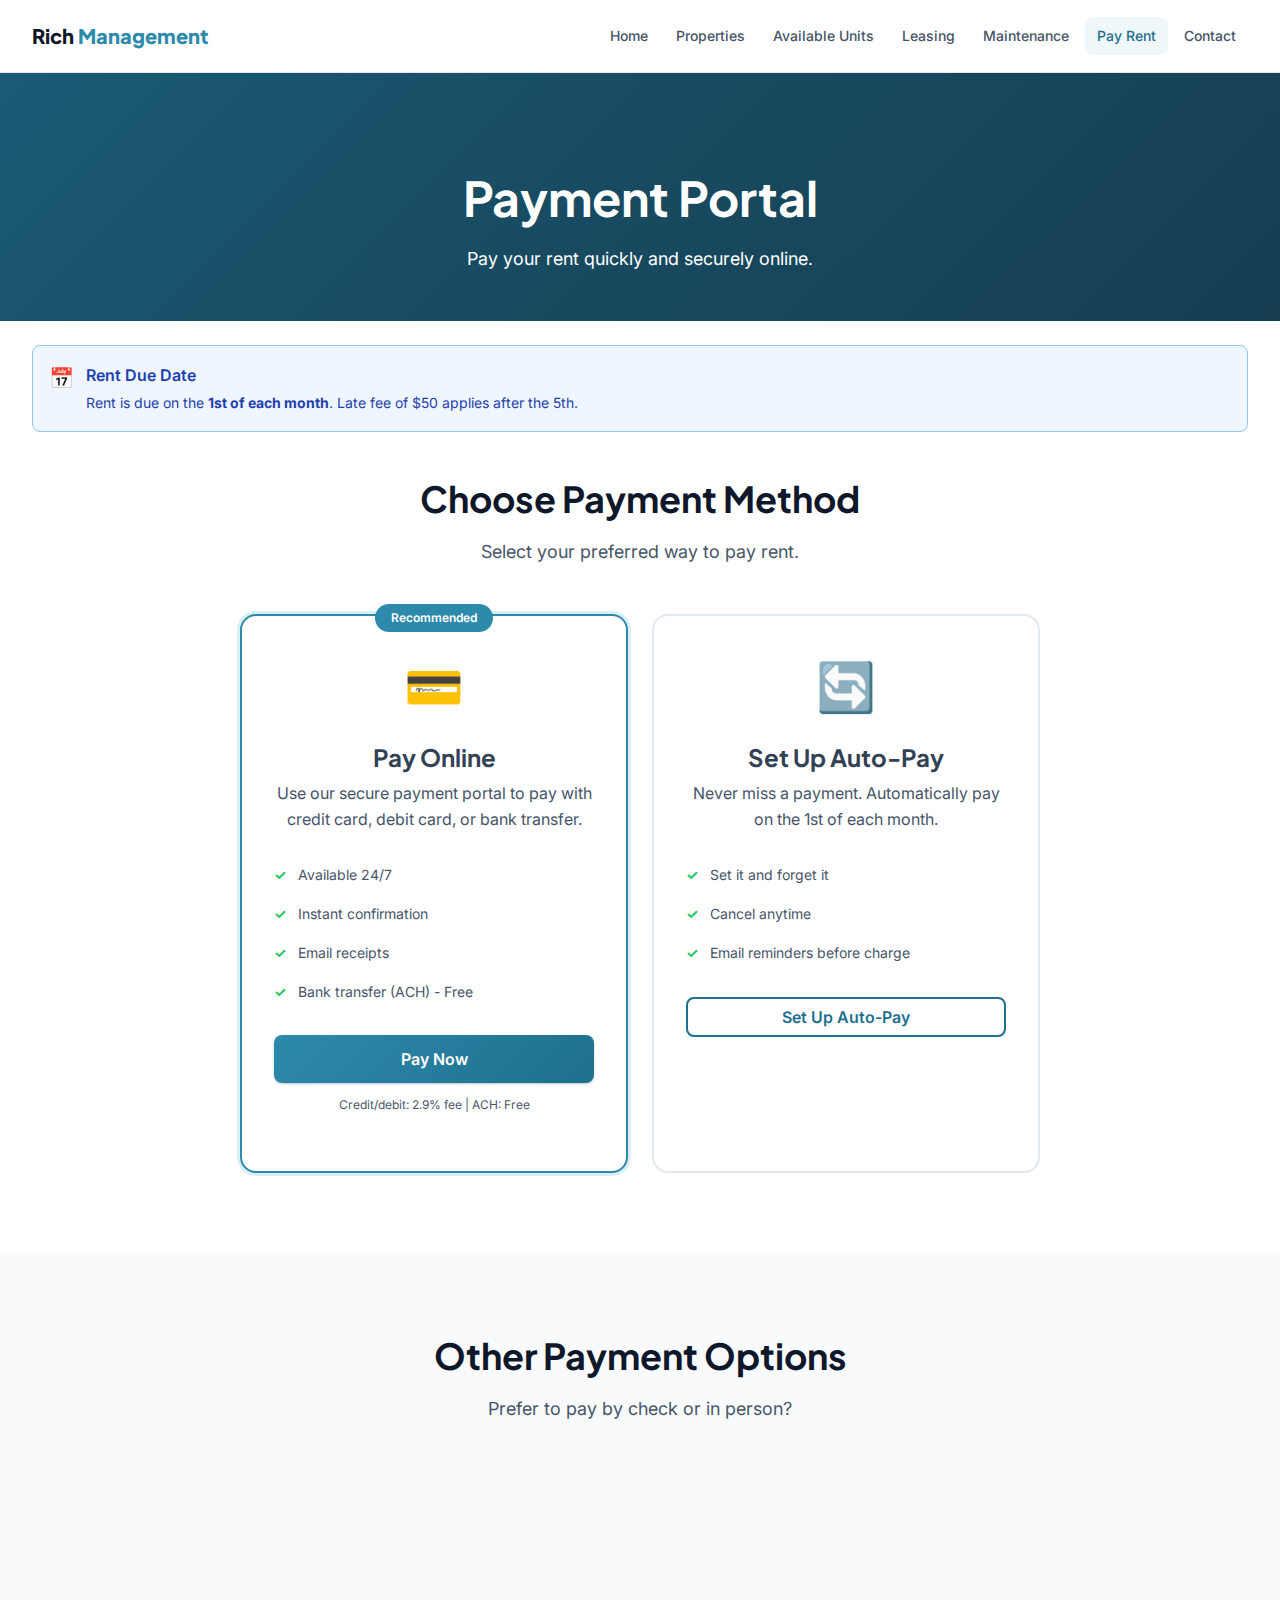
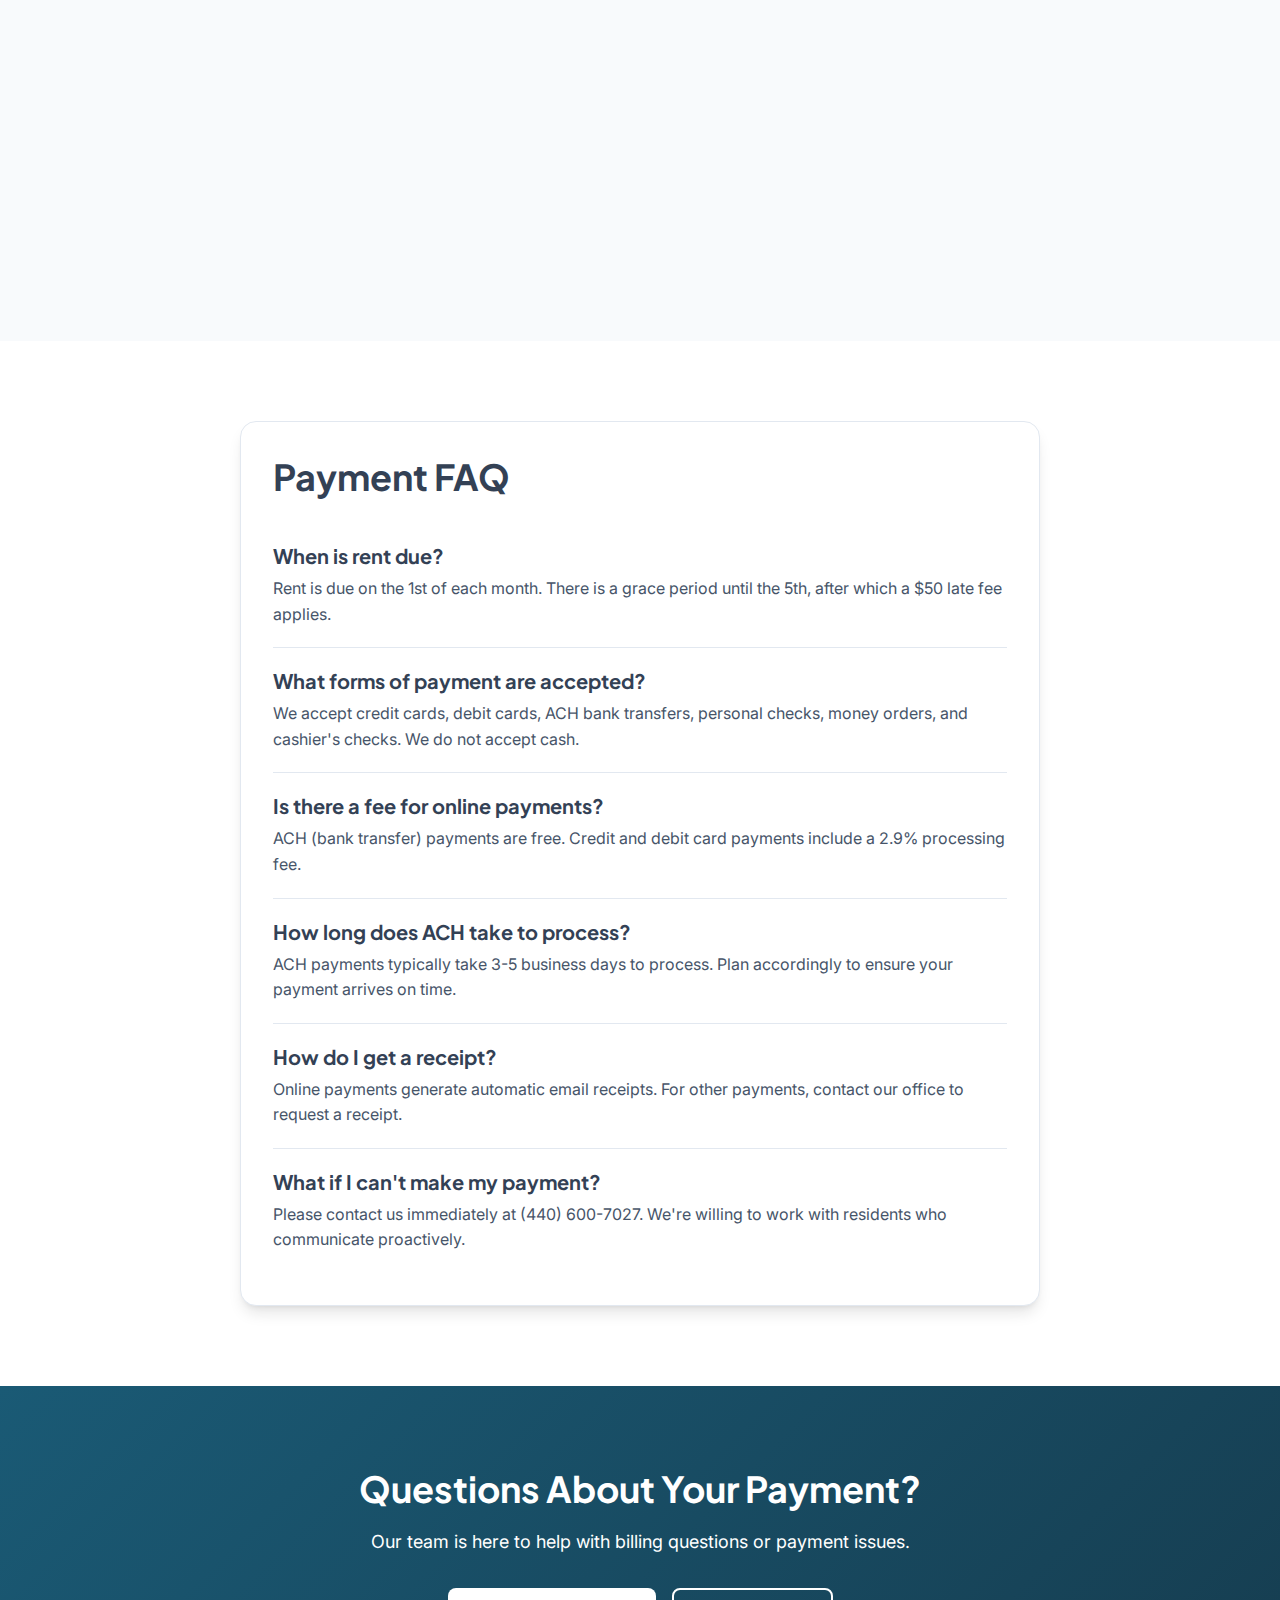
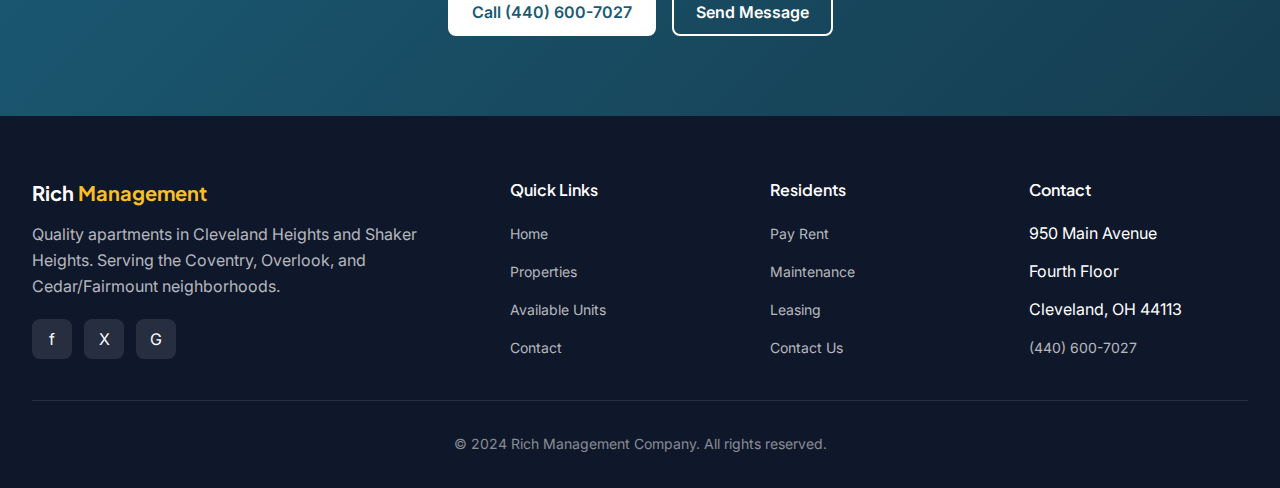
<file: payment.html>
<!DOCTYPE html>
<html lang="en">
<head>
    <meta charset="UTF-8">
    <meta name="viewport" content="width=device-width, initial-scale=1.0">
    <meta name="description" content="Pay your rent online at Rich Management Company. Secure, convenient online payment portal for residents.">
    <title>Payment Portal | Rich Management Company</title>
    <link rel="stylesheet" href="css/styles.css">
</head>
<body>
    <!-- Header -->
    <header class="header" id="header">
        <div class="container">
            <div class="header-inner">
                <a href="index.html" class="logo">
                    <span class="logo-text">Rich <span>Management</span></span>
                </a>
                <nav class="nav-desktop">
                    <a href="index.html" class="nav-link">Home</a>
                    <a href="properties.html" class="nav-link">Properties</a>
                    <a href="available-units.html" class="nav-link">Available Units</a>
                    <a href="leasing.html" class="nav-link">Leasing</a>
                    <a href="maintenance.html" class="nav-link">Maintenance</a>
                    <a href="payment.html" class="nav-link active">Pay Rent</a>
                    <a href="contact.html" class="nav-link">Contact</a>
                </nav>
                <button class="mobile-menu-btn" id="mobileMenuBtn" aria-label="Toggle menu">
                    <span></span>
                    <span></span>
                    <span></span>
                </button>
            </div>
            <nav class="nav-mobile" id="mobileMenu">
                <a href="index.html" class="nav-mobile-link">Home</a>
                <a href="properties.html" class="nav-mobile-link">Properties</a>
                <a href="available-units.html" class="nav-mobile-link">Available Units</a>
                <a href="leasing.html" class="nav-mobile-link">Leasing</a>
                <a href="maintenance.html" class="nav-mobile-link">Maintenance</a>
                <a href="payment.html" class="nav-mobile-link active">Pay Rent</a>
                <a href="contact.html" class="nav-mobile-link">Contact</a>
            </nav>
        </div>
    </header>

    <!-- Page Header -->
    <section class="page-header">
        <div class="container">
            <h1>Payment Portal</h1>
            <p>Pay your rent quickly and securely online.</p>
        </div>
    </section>

    <!-- Due Date Banner -->
    <section style="padding: var(--space-6) 0;">
        <div class="container">
            <div class="alert alert-info">
                <span class="alert-icon">📅</span>
                <div class="alert-content">
                    <div class="alert-title">Rent Due Date</div>
                    <div class="alert-description">
                        Rent is due on the <strong>1st of each month</strong>. Late fee of $50 applies after the 5th.
                    </div>
                </div>
            </div>
        </div>
    </section>

    <!-- Payment Options Section -->
    <section style="padding-top: 0;">
        <div class="container">
            <div class="section-header">
                <h2>Choose Payment Method</h2>
                <p>Select your preferred way to pay rent.</p>
            </div>

            <div class="payment-options-grid">
                <!-- Online Payment Card -->
                <div class="payment-card payment-card-featured">
                    <div class="payment-card-badge">Recommended</div>
                    <div class="payment-card-icon">💳</div>
                    <h3>Pay Online</h3>
                    <p>Use our secure payment portal to pay with credit card, debit card, or bank transfer.</p>

                    <div class="payment-features">
                        <div class="payment-feature">
                            <span class="feature-check">✓</span>
                            <span>Available 24/7</span>
                        </div>
                        <div class="payment-feature">
                            <span class="feature-check">✓</span>
                            <span>Instant confirmation</span>
                        </div>
                        <div class="payment-feature">
                            <span class="feature-check">✓</span>
                            <span>Email receipts</span>
                        </div>
                        <div class="payment-feature">
                            <span class="feature-check">✓</span>
                            <span>Bank transfer (ACH) - Free</span>
                        </div>
                    </div>

                    <button type="button" class="btn btn-primary btn-lg" id="payOnlineBtn" style="width: 100%;">
                        Pay Now
                    </button>
                    <p class="payment-card-note">Credit/debit: 2.9% fee | ACH: Free</p>
                </div>

                <!-- Auto-Pay Card -->
                <div class="payment-card">
                    <div class="payment-card-icon">🔄</div>
                    <h3>Set Up Auto-Pay</h3>
                    <p>Never miss a payment. Automatically pay on the 1st of each month.</p>

                    <div class="payment-features">
                        <div class="payment-feature">
                            <span class="feature-check">✓</span>
                            <span>Set it and forget it</span>
                        </div>
                        <div class="payment-feature">
                            <span class="feature-check">✓</span>
                            <span>Cancel anytime</span>
                        </div>
                        <div class="payment-feature">
                            <span class="feature-check">✓</span>
                            <span>Email reminders before charge</span>
                        </div>
                    </div>

                    <button type="button" class="btn btn-outline btn-lg" id="autoPayBtn" style="width: 100%;">
                        Set Up Auto-Pay
                    </button>
                </div>
            </div>
        </div>
    </section>

    <!-- Payment Form Modal -->
    <div class="modal-overlay" id="paymentModal">
        <div class="modal">
            <button class="modal-close" id="closePaymentModal">&times;</button>

            <div class="modal-header">
                <h2>Make a Payment</h2>
                <p>Enter your details to pay rent securely.</p>
            </div>

            <form id="paymentForm">
                <!-- Step 1: Verify Identity -->
                <div class="payment-step" id="paymentStep1">
                    <div class="form-section">
                        <h3 class="form-section-title">
                            <span class="step-number">1</span>
                            Verify Your Account
                        </h3>
                        <div class="form-group">
                            <label class="form-label" for="paymentProperty">Property Address <span class="required">*</span></label>
                            <select id="paymentProperty" name="property" class="form-select" required>
                                <option value="">Select your property...</option>
                                <option value="2749-euclid">2749 Euclid Heights Blvd</option>
                                <option value="2757-euclid">2757 Euclid Heights Blvd</option>
                                <option value="2761-euclid">2761 Euclid Heights Blvd</option>
                                <option value="2541-overlook">2541-45 Overlook Road</option>
                                <option value="2572-lancashire">2572 Lancashire Road</option>
                                <option value="2808-mayfield">2808-2820 Mayfield Road</option>
                                <option value="3730-warrensville">3730 Warrensville Center Rd</option>
                                <option value="10820-carnegie">10820-10822 Carnegie Ave</option>
                                <option value="12509-cedar">12509 Cedar Road</option>
                            </select>
                        </div>
                        <div class="form-row">
                            <div class="form-group">
                                <label class="form-label" for="paymentUnit">Unit Number <span class="required">*</span></label>
                                <input type="text" id="paymentUnit" name="unit" class="form-input" required placeholder="e.g., Apt 4">
                            </div>
                            <div class="form-group">
                                <label class="form-label" for="paymentEmail">Email Address <span class="required">*</span></label>
                                <input type="email" id="paymentEmail" name="email" class="form-input" required placeholder="you@example.com">
                            </div>
                        </div>
                    </div>

                    <div class="form-section">
                        <h3 class="form-section-title">
                            <span class="step-number">2</span>
                            Payment Amount
                        </h3>
                        <div class="form-group">
                            <label class="form-label" for="paymentAmount">Amount to Pay <span class="required">*</span></label>
                            <div class="input-prefix-group">
                                <span class="input-prefix">$</span>
                                <input type="number" id="paymentAmount" name="amount" class="form-input" required min="1" step="0.01" placeholder="0.00">
                            </div>
                            <p class="form-help">Enter your monthly rent amount or partial payment.</p>
                        </div>
                    </div>

                    <button type="button" class="btn btn-primary btn-lg" id="continueToPayment" style="width: 100%;">
                        Continue to Payment
                    </button>
                </div>

                <!-- Step 2: Payment Details -->
                <div class="payment-step hidden" id="paymentStep2">
                    <div class="payment-summary">
                        <div class="summary-row">
                            <span>Property</span>
                            <span id="summaryProperty">-</span>
                        </div>
                        <div class="summary-row">
                            <span>Unit</span>
                            <span id="summaryUnit">-</span>
                        </div>
                        <div class="summary-row summary-total">
                            <span>Amount</span>
                            <span id="summaryAmount">$0.00</span>
                        </div>
                    </div>

                    <div class="form-section">
                        <h3 class="form-section-title">Payment Method</h3>

                        <div class="payment-method-tabs">
                            <button type="button" class="payment-tab active" data-method="card">
                                💳 Card
                            </button>
                            <button type="button" class="payment-tab" data-method="bank">
                                🏦 Bank (Free)
                            </button>
                        </div>

                        <!-- Card Payment -->
                        <div class="payment-method-content" id="cardPayment">
                            <div class="form-group">
                                <label class="form-label" for="cardName">Name on Card <span class="required">*</span></label>
                                <input type="text" id="cardName" name="cardName" class="form-input" placeholder="John Smith">
                            </div>

                            <!-- Stripe Card Element will be mounted here -->
                            <div class="form-group">
                                <label class="form-label">Card Details <span class="required">*</span></label>
                                <div class="stripe-element" id="cardElement">
                                    <!-- Stripe Elements placeholder -->
                                    <div class="stripe-placeholder">
                                        <input type="text" class="form-input" placeholder="Card number" style="margin-bottom: var(--space-3);">
                                        <div class="form-row">
                                            <input type="text" class="form-input" placeholder="MM/YY">
                                            <input type="text" class="form-input" placeholder="CVC">
                                            <input type="text" class="form-input" placeholder="ZIP">
                                        </div>
                                    </div>
                                </div>
                                <p class="form-help">Your card information is encrypted and secure.</p>
                            </div>

                            <div class="fee-notice">
                                <span class="fee-icon">ℹ️</span>
                                <span>A 2.9% processing fee will be added to card payments.</span>
                            </div>
                        </div>

                        <!-- Bank Payment (ACH) -->
                        <div class="payment-method-content hidden" id="bankPayment">
                            <div class="form-group">
                                <label class="form-label" for="accountHolder">Account Holder Name <span class="required">*</span></label>
                                <input type="text" id="accountHolder" name="accountHolder" class="form-input" placeholder="John Smith">
                            </div>
                            <div class="form-group">
                                <label class="form-label" for="routingNumber">Routing Number <span class="required">*</span></label>
                                <input type="text" id="routingNumber" name="routingNumber" class="form-input" maxlength="9" placeholder="9 digits">
                            </div>
                            <div class="form-group">
                                <label class="form-label" for="accountNumber">Account Number <span class="required">*</span></label>
                                <input type="text" id="accountNumber" name="accountNumber" class="form-input" placeholder="Account number">
                            </div>
                            <div class="form-group">
                                <label class="form-label" for="accountType">Account Type <span class="required">*</span></label>
                                <select id="accountType" name="accountType" class="form-select">
                                    <option value="checking">Checking</option>
                                    <option value="savings">Savings</option>
                                </select>
                            </div>

                            <div class="fee-notice fee-notice-success">
                                <span class="fee-icon">✓</span>
                                <span>No processing fee for bank transfers!</span>
                            </div>
                        </div>
                    </div>

                    <div class="form-actions" style="flex-direction: column; gap: var(--space-3);">
                        <button type="submit" class="btn btn-primary btn-lg" id="submitPayment" style="width: 100%;">
                            Pay <span id="payButtonAmount">$0.00</span>
                        </button>
                        <button type="button" class="btn btn-ghost" id="backToStep1">
                            Back
                        </button>
                    </div>
                </div>

                <!-- Success State -->
                <div class="payment-step hidden" id="paymentSuccess">
                    <div class="success-message">
                        <div class="success-icon">✅</div>
                        <h2>Payment Successful!</h2>
                        <p class="success-tracking">Confirmation: <strong id="paymentConfirmation">PMT-XXXX-XXXX</strong></p>
                        <p>A receipt has been sent to your email address.</p>

                        <div class="payment-receipt">
                            <div class="receipt-row">
                                <span>Amount Paid</span>
                                <span id="receiptAmount">$0.00</span>
                            </div>
                            <div class="receipt-row">
                                <span>Date</span>
                                <span id="receiptDate">-</span>
                            </div>
                            <div class="receipt-row">
                                <span>Property</span>
                                <span id="receiptProperty">-</span>
                            </div>
                        </div>

                        <button type="button" class="btn btn-primary" id="closeSuccessModal" style="width: 100%;">
                            Done
                        </button>
                    </div>
                </div>
            </form>
        </div>
    </div>

    <!-- Auto-Pay Setup Modal -->
    <div class="modal-overlay" id="autoPayModal">
        <div class="modal">
            <button class="modal-close" id="closeAutoPayModal">&times;</button>

            <div class="modal-header">
                <h2>Set Up Auto-Pay</h2>
                <p>Automatically pay rent on the 1st of each month.</p>
            </div>

            <form id="autoPayForm">
                <div class="info-box" style="margin-bottom: var(--space-6);">
                    <h4>🔄 How Auto-Pay Works</h4>
                    <ul style="margin: var(--space-3) 0 0 var(--space-5); color: var(--text-secondary);">
                        <li>Your payment method will be charged on the 1st</li>
                        <li>You'll receive an email reminder 3 days before</li>
                        <li>Cancel anytime with no penalty</li>
                    </ul>
                </div>

                <div class="form-group">
                    <label class="form-label" for="autoPayProperty">Property Address <span class="required">*</span></label>
                    <select id="autoPayProperty" name="property" class="form-select" required>
                        <option value="">Select your property...</option>
                        <option value="2749-euclid">2749 Euclid Heights Blvd</option>
                        <option value="2757-euclid">2757 Euclid Heights Blvd</option>
                        <option value="2761-euclid">2761 Euclid Heights Blvd</option>
                        <option value="2541-overlook">2541-45 Overlook Road</option>
                        <option value="2572-lancashire">2572 Lancashire Road</option>
                        <option value="2808-mayfield">2808-2820 Mayfield Road</option>
                        <option value="3730-warrensville">3730 Warrensville Center Rd</option>
                        <option value="10820-carnegie">10820-10822 Carnegie Ave</option>
                        <option value="12509-cedar">12509 Cedar Road</option>
                    </select>
                </div>

                <div class="form-row">
                    <div class="form-group">
                        <label class="form-label" for="autoPayUnit">Unit Number <span class="required">*</span></label>
                        <input type="text" id="autoPayUnit" name="unit" class="form-input" required placeholder="e.g., Apt 4">
                    </div>
                    <div class="form-group">
                        <label class="form-label" for="autoPayAmount">Monthly Amount <span class="required">*</span></label>
                        <div class="input-prefix-group">
                            <span class="input-prefix">$</span>
                            <input type="number" id="autoPayAmount" name="amount" class="form-input" required min="1" step="0.01">
                        </div>
                    </div>
                </div>

                <div class="form-group">
                    <label class="form-label" for="autoPayEmail">Email for Notifications <span class="required">*</span></label>
                    <input type="email" id="autoPayEmail" name="email" class="form-input" required placeholder="you@example.com">
                </div>

                <div class="form-group">
                    <label class="form-label" for="autoPayPhone">Phone Number <span class="required">*</span></label>
                    <input type="tel" id="autoPayPhone" name="phone" class="form-input" required placeholder="(440) 555-1234">
                </div>

                <div class="alert alert-warning" style="margin-bottom: var(--space-6);">
                    <span class="alert-icon">📞</span>
                    <div class="alert-content">
                        <div class="alert-title">Verification Required</div>
                        <div class="alert-description">
                            After submitting, our team will call you to verify your identity and complete the auto-pay setup.
                        </div>
                    </div>
                </div>

                <button type="submit" class="btn btn-primary btn-lg" style="width: 100%;">
                    Request Auto-Pay Setup
                </button>
            </form>
        </div>
    </div>

    <!-- Alternative Payment Methods -->
    <section class="about-section">
        <div class="container">
            <div class="section-header">
                <h2>Other Payment Options</h2>
                <p>Prefer to pay by check or in person?</p>
            </div>

            <div class="features-grid other-payment-options" style="max-width: 900px; margin: 0 auto;">
                <div class="feature-card">
                    <div class="feature-icon">📬</div>
                    <h3>Mail a Check</h3>
                    <p>Make checks payable to "Rich Management Company"</p>
                    <div class="address-block">
                        <strong>Rich Management Company</strong><br>
                        950 Main Avenue, Fourth Floor<br>
                        Cleveland, OH 44113
                    </div>
                </div>
                <div class="feature-card">
                    <div class="feature-icon">🏢</div>
                    <h3>Drop Off Payment</h3>
                    <p>Visit our office during business hours</p>
                    <div class="address-block">
                        <strong>Monday - Friday</strong><br>
                        9:00 AM - 5:00 PM<br>
                        <em>No cash accepted</em>
                    </div>
                </div>
                <div class="feature-card">
                    <div class="feature-icon">💵</div>
                    <h3>Money Order</h3>
                    <p>Make payable to "Rich Management Company"</p>
                    <div class="address-block">
                        Include your <strong>name</strong> and<br>
                        <strong>unit number</strong> on the memo line
                    </div>
                </div>
            </div>
        </div>
    </section>

    <!-- FAQ Section -->
    <section>
        <div class="container">
            <div class="form-container">
                <h2 style="color: var(--secondary-700); margin-bottom: var(--space-6);">Payment FAQ</h2>

                <div class="faq-item">
                    <h4>When is rent due?</h4>
                    <p>Rent is due on the 1st of each month. There is a grace period until the 5th, after which a $50 late fee applies.</p>
                </div>

                <div class="faq-item">
                    <h4>What forms of payment are accepted?</h4>
                    <p>We accept credit cards, debit cards, ACH bank transfers, personal checks, money orders, and cashier's checks. We do not accept cash.</p>
                </div>

                <div class="faq-item">
                    <h4>Is there a fee for online payments?</h4>
                    <p>ACH (bank transfer) payments are free. Credit and debit card payments include a 2.9% processing fee.</p>
                </div>

                <div class="faq-item">
                    <h4>How long does ACH take to process?</h4>
                    <p>ACH payments typically take 3-5 business days to process. Plan accordingly to ensure your payment arrives on time.</p>
                </div>

                <div class="faq-item">
                    <h4>How do I get a receipt?</h4>
                    <p>Online payments generate automatic email receipts. For other payments, contact our office to request a receipt.</p>
                </div>

                <div class="faq-item">
                    <h4>What if I can't make my payment?</h4>
                    <p>Please contact us immediately at (440) 600-7027. We're willing to work with residents who communicate proactively.</p>
                </div>
            </div>
        </div>
    </section>

    <!-- Contact for Payment Issues -->
    <section class="cta-section">
        <div class="container">
            <h2>Questions About Your Payment?</h2>
            <p>Our team is here to help with billing questions or payment issues.</p>
            <div class="cta-actions">
                <a href="tel:4406007027" class="btn btn-white btn-lg">Call (440) 600-7027</a>
                <a href="contact.html" class="btn btn-outline-white btn-lg">Send Message</a>
            </div>
        </div>
    </section>

    <!-- Footer -->
    <footer class="footer">
        <div class="container">
            <div class="footer-grid">
                <div class="footer-brand">
                    <h3>Rich <span>Management</span></h3>
                    <p>Quality apartments in Cleveland Heights and Shaker Heights. Serving the Coventry, Overlook, and Cedar/Fairmount neighborhoods.</p>
                    <div class="social-links">
                        <a href="#" class="social-link" aria-label="Facebook">f</a>
                        <a href="#" class="social-link" aria-label="Twitter">X</a>
                        <a href="#" class="social-link" aria-label="Google">G</a>
                    </div>
                </div>
                <div class="footer-links">
                    <h4>Quick Links</h4>
                    <ul>
                        <li><a href="index.html">Home</a></li>
                        <li><a href="properties.html">Properties</a></li>
                        <li><a href="available-units.html">Available Units</a></li>
                        <li><a href="contact.html">Contact</a></li>
                    </ul>
                </div>
                <div class="footer-links">
                    <h4>Residents</h4>
                    <ul>
                        <li><a href="payment.html">Pay Rent</a></li>
                        <li><a href="maintenance.html">Maintenance</a></li>
                        <li><a href="leasing.html">Leasing</a></li>
                        <li><a href="contact.html">Contact Us</a></li>
                    </ul>
                </div>
                <div class="footer-links">
                    <h4>Contact</h4>
                    <ul>
                        <li>950 Main Avenue</li>
                        <li>Fourth Floor</li>
                        <li>Cleveland, OH 44113</li>
                        <li><a href="tel:4406007027">(440) 600-7027</a></li>
                    </ul>
                </div>
            </div>
            <div class="footer-bottom">
                <p>&copy; 2024 Rich Management Company. All rights reserved.</p>
            </div>
        </div>
    </footer>

    <script src="js/main.js"></script>
    <script src="js/payment.js"></script>

    <style>
    /* Payment Options Grid */
    .payment-options-grid {
        display: grid;
        grid-template-columns: repeat(auto-fit, minmax(320px, 1fr));
        gap: var(--space-6);
        max-width: 800px;
        margin: 0 auto;
    }

    /* Payment Card */
    .payment-card {
        background: var(--bg-primary);
        border: 2px solid var(--border-light);
        border-radius: var(--radius-2xl);
        padding: var(--space-8);
        text-align: center;
        position: relative;
        transition: all var(--transition-base);
    }

    .payment-card:hover {
        border-color: var(--primary-300);
        box-shadow: var(--shadow-lg);
    }

    .payment-card-featured {
        border-color: var(--primary-500);
        box-shadow: 0 0 0 3px var(--primary-100);
    }

    .payment-card-badge {
        position: absolute;
        top: -12px;
        left: 50%;
        transform: translateX(-50%);
        background: var(--primary-500);
        color: white;
        padding: var(--space-1) var(--space-4);
        border-radius: var(--radius-full);
        font-size: var(--text-xs);
        font-weight: 600;
    }

    .payment-card-icon {
        font-size: 48px;
        margin-bottom: var(--space-4);
    }

    .payment-card h3 {
        color: var(--secondary-700);
        margin-bottom: var(--space-2);
    }

    .payment-card > p {
        color: var(--text-secondary);
        margin-bottom: var(--space-6);
    }

    .payment-card-note {
        font-size: var(--text-xs);
        color: var(--text-muted);
        margin-top: var(--space-3);
    }

    /* Payment Features */
    .payment-features {
        text-align: left;
        margin-bottom: var(--space-6);
    }

    .payment-feature {
        display: flex;
        align-items: center;
        gap: var(--space-3);
        padding: var(--space-2) 0;
        color: var(--text-secondary);
        font-size: var(--text-sm);
    }

    .feature-check {
        color: var(--success-500);
        font-weight: bold;
    }

    /* Modal Styles */
    .modal-overlay {
        position: fixed;
        inset: 0;
        background: rgba(0, 0, 0, 0.5);
        display: flex;
        align-items: center;
        justify-content: center;
        z-index: 1000;
        opacity: 0;
        visibility: hidden;
        transition: all var(--transition-base);
        padding: var(--space-4);
    }

    .modal-overlay.active {
        opacity: 1;
        visibility: visible;
    }

    .modal {
        background: var(--bg-primary);
        border-radius: var(--radius-2xl);
        width: 100%;
        max-width: 500px;
        max-height: 90vh;
        overflow-y: auto;
        padding: var(--space-8);
        position: relative;
        transform: translateY(20px);
        transition: transform var(--transition-base);
    }

    .modal-overlay.active .modal {
        transform: translateY(0);
    }

    .modal-close {
        position: absolute;
        top: var(--space-4);
        right: var(--space-4);
        background: none;
        border: none;
        font-size: 24px;
        color: var(--text-muted);
        cursor: pointer;
        padding: var(--space-2);
        line-height: 1;
    }

    .modal-close:hover {
        color: var(--text-primary);
    }

    .modal-header {
        text-align: center;
        margin-bottom: var(--space-6);
    }

    .modal-header h2 {
        color: var(--secondary-700);
        margin-bottom: var(--space-2);
    }

    .modal-header p {
        color: var(--text-secondary);
    }

    /* Payment Summary */
    .payment-summary {
        background: var(--bg-secondary);
        border-radius: var(--radius-lg);
        padding: var(--space-4);
        margin-bottom: var(--space-6);
    }

    .summary-row {
        display: flex;
        justify-content: space-between;
        padding: var(--space-2) 0;
        color: var(--text-secondary);
        font-size: var(--text-sm);
    }

    .summary-total {
        border-top: 1px solid var(--border-light);
        margin-top: var(--space-2);
        padding-top: var(--space-3);
        font-weight: 600;
        color: var(--text-primary);
        font-size: var(--text-base);
    }

    /* Payment Method Tabs */
    .payment-method-tabs {
        display: flex;
        gap: var(--space-2);
        margin-bottom: var(--space-6);
    }

    .payment-tab {
        flex: 1;
        padding: var(--space-3) var(--space-4);
        background: var(--bg-secondary);
        border: 2px solid transparent;
        border-radius: var(--radius-lg);
        cursor: pointer;
        font-weight: 500;
        transition: all var(--transition-fast);
    }

    .payment-tab:hover {
        background: var(--primary-50);
    }

    .payment-tab.active {
        background: var(--primary-50);
        border-color: var(--primary-500);
        color: var(--primary-600);
    }

    /* Stripe Element */
    .stripe-element {
        border: 1px solid var(--border-medium);
        border-radius: var(--radius-lg);
        padding: var(--space-4);
        background: var(--bg-primary);
    }

    .stripe-placeholder .form-input {
        margin-bottom: 0;
    }

    /* Fee Notice */
    .fee-notice {
        display: flex;
        align-items: center;
        gap: var(--space-2);
        padding: var(--space-3) var(--space-4);
        background: var(--warning-50);
        border-radius: var(--radius-lg);
        font-size: var(--text-sm);
        color: var(--warning-700);
        margin-top: var(--space-4);
    }

    .fee-notice-success {
        background: var(--success-50);
        color: var(--success-700);
    }

    /* Payment Receipt */
    .payment-receipt {
        background: var(--bg-secondary);
        border-radius: var(--radius-lg);
        padding: var(--space-4);
        margin: var(--space-6) 0;
    }

    .receipt-row {
        display: flex;
        justify-content: space-between;
        padding: var(--space-2) 0;
        border-bottom: 1px solid var(--border-light);
    }

    .receipt-row:last-child {
        border-bottom: none;
    }

    /* FAQ Items */
    .faq-item {
        padding: var(--space-5) 0;
        border-bottom: 1px solid var(--border-light);
    }

    .faq-item:last-child {
        border-bottom: none;
    }

    .faq-item h4 {
        color: var(--secondary-700);
        margin-bottom: var(--space-2);
    }

    .faq-item p {
        color: var(--text-secondary);
        line-height: 1.6;
    }

    /* Address Block */
    .address-block {
        background: var(--bg-secondary);
        padding: var(--space-4);
        border-radius: var(--radius-lg);
        margin-top: var(--space-4);
        font-size: var(--text-sm);
        color: var(--text-secondary);
        line-height: 1.6;
    }

    /* Input Prefix Group */
    .input-prefix-group {
        position: relative;
        display: flex;
        align-items: center;
    }

    .input-prefix {
        position: absolute;
        left: var(--space-4);
        color: var(--text-muted);
        font-weight: 500;
        pointer-events: none;
    }

    .input-prefix-group .form-input {
        padding-left: var(--space-8);
    }

    /* Hidden utility */
    .hidden {
        display: none !important;
    }

    /* Other Payment Options Grid - 3 columns on desktop, stack on mobile */
    .other-payment-options {
        grid-template-columns: 1fr;
    }

    @media (min-width: 768px) {
        .other-payment-options {
            grid-template-columns: repeat(3, 1fr);
        }
    }
    </style>
</body>
</html>
</file>
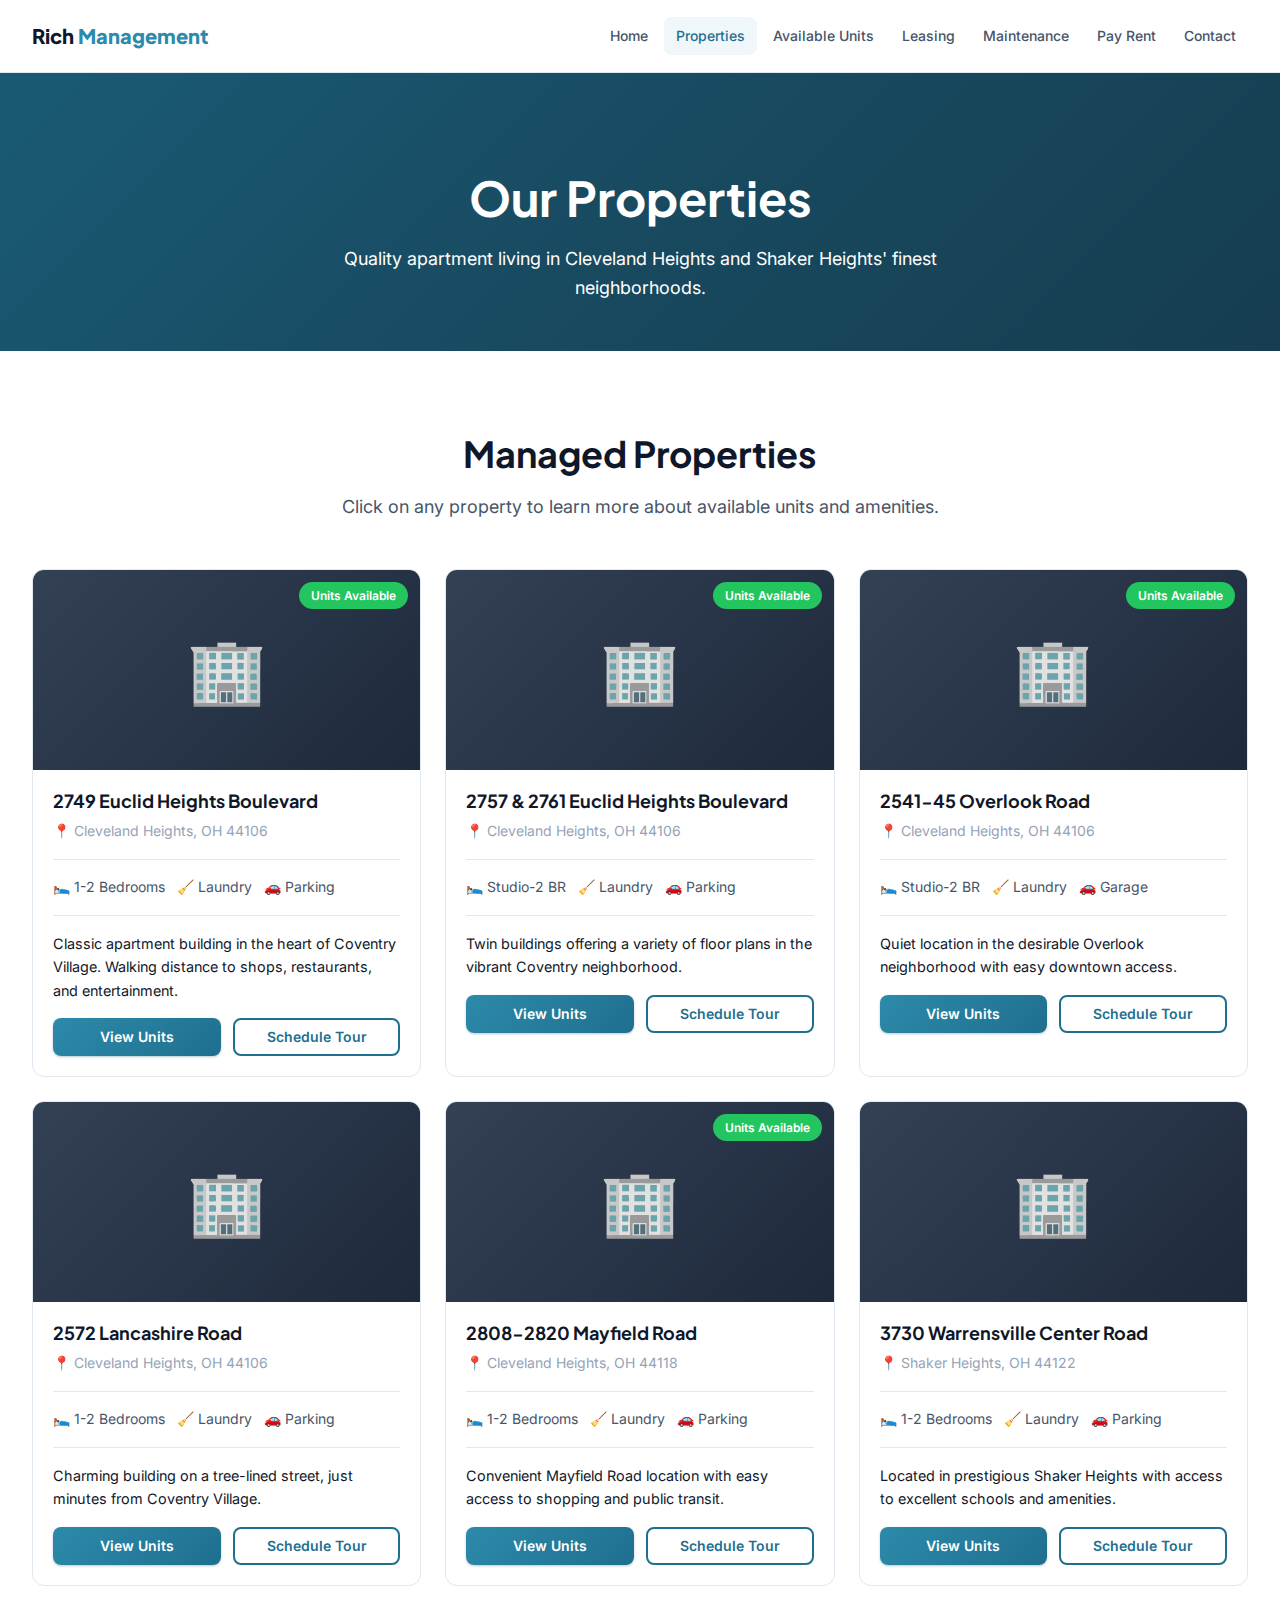
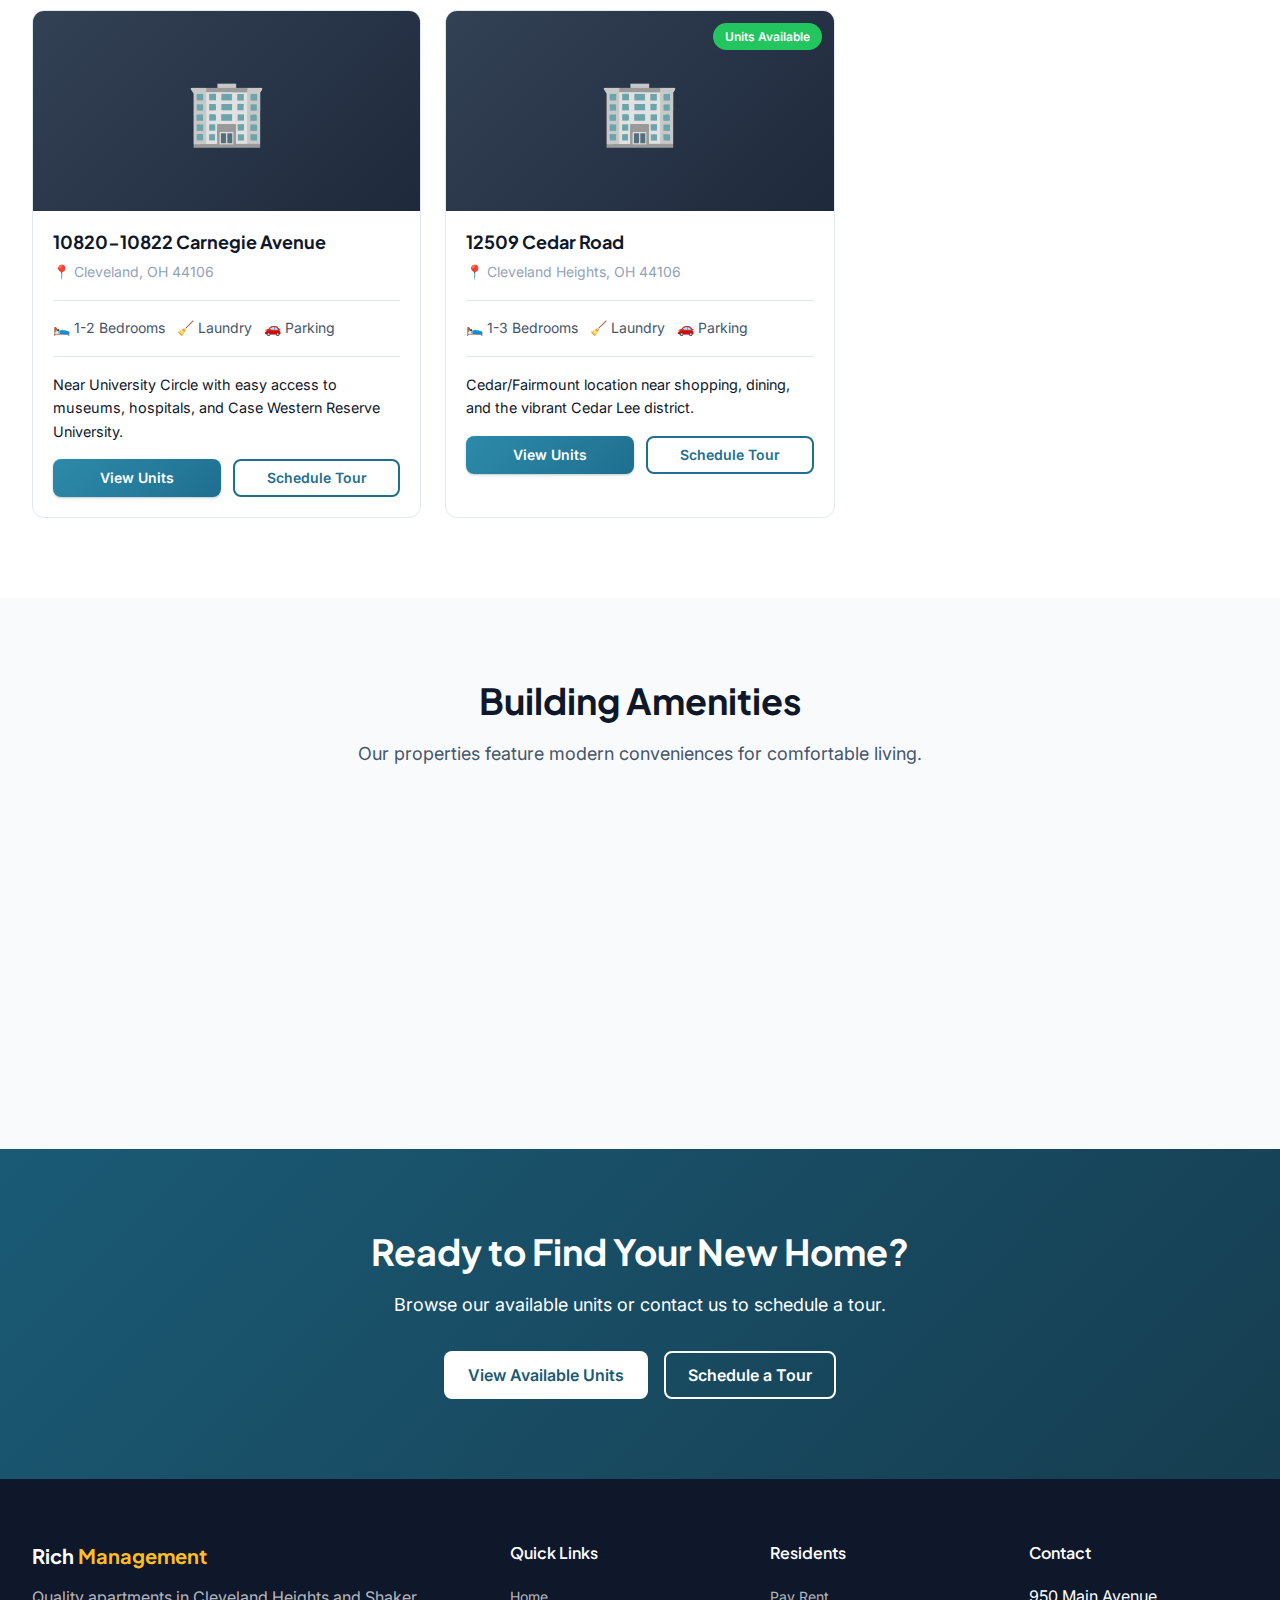
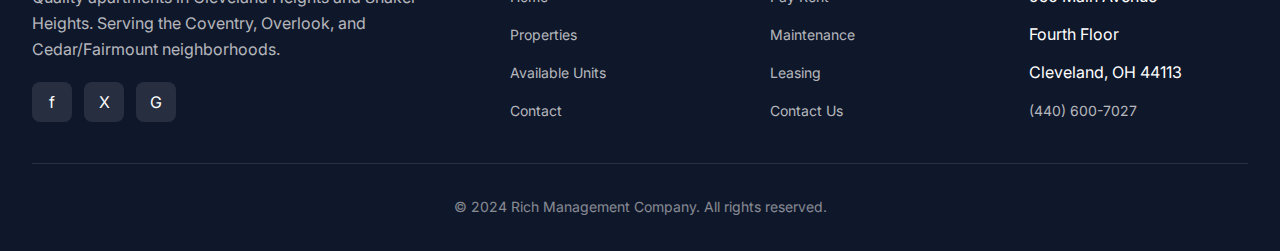
<file: properties.html>
<!DOCTYPE html>
<html lang="en">
<head>
    <meta charset="UTF-8">
    <meta name="viewport" content="width=device-width, initial-scale=1.0">
    <meta name="description" content="Browse all Rich Management Company properties in Cleveland Heights and Shaker Heights. Quality apartments in Coventry, Overlook, and Cedar/Fairmount neighborhoods.">
    <title>Our Properties | Rich Management Company</title>
    <link rel="stylesheet" href="css/styles.css">
</head>
<body>
    <!-- Header -->
    <header class="header" id="header">
        <div class="container">
            <div class="header-inner">
                <a href="index.html" class="logo">
                    <span class="logo-text">Rich <span>Management</span></span>
                </a>
                <nav class="nav-desktop">
                    <a href="index.html" class="nav-link">Home</a>
                    <a href="properties.html" class="nav-link active">Properties</a>
                    <a href="available-units.html" class="nav-link">Available Units</a>
                    <a href="leasing.html" class="nav-link">Leasing</a>
                    <a href="maintenance.html" class="nav-link">Maintenance</a>
                    <a href="payment.html" class="nav-link">Pay Rent</a>
                    <a href="contact.html" class="nav-link">Contact</a>
                </nav>
                <button class="mobile-menu-btn" id="mobileMenuBtn" aria-label="Toggle menu">
                    <span></span>
                    <span></span>
                    <span></span>
                </button>
            </div>
            <nav class="nav-mobile" id="mobileMenu">
                <a href="index.html" class="nav-mobile-link">Home</a>
                <a href="properties.html" class="nav-mobile-link active">Properties</a>
                <a href="available-units.html" class="nav-mobile-link">Available Units</a>
                <a href="leasing.html" class="nav-mobile-link">Leasing</a>
                <a href="maintenance.html" class="nav-mobile-link">Maintenance</a>
                <a href="payment.html" class="nav-mobile-link">Pay Rent</a>
                <a href="contact.html" class="nav-mobile-link">Contact</a>
            </nav>
        </div>
    </header>

    <!-- Page Header -->
    <section class="page-header">
        <div class="container">
            <h1>Our Properties</h1>
            <p>Quality apartment living in Cleveland Heights and Shaker Heights' finest neighborhoods.</p>
        </div>
    </section>

    <!-- Properties Section -->
    <section>
        <div class="container">
            <div class="section-header">
                <h2>Managed Properties</h2>
                <p>Click on any property to learn more about available units and amenities.</p>
            </div>

            <div class="property-grid">
                <!-- Property 1 -->
                <div class="property-card">
                    <div class="property-image">
                        <span>&#127970;</span>
                        <span class="property-badge">Units Available</span>
                    </div>
                    <div class="property-content">
                        <h3>2749 Euclid Heights Boulevard</h3>
                        <p class="property-location">&#128205; Cleveland Heights, OH 44106</p>
                        <div class="property-features">
                            <span class="property-feature">&#128716; 1-2 Bedrooms</span>
                            <span class="property-feature">&#129529; Laundry</span>
                            <span class="property-feature">&#128663; Parking</span>
                        </div>
                        <p style="color: var(--text-light); font-size: 0.9rem; margin-bottom: 1rem;">Classic apartment building in the heart of Coventry Village. Walking distance to shops, restaurants, and entertainment.</p>
                        <div class="property-actions">
                            <a href="available-units.html" class="btn btn-primary">View Units</a>
                            <a href="contact.html" class="btn btn-outline">Schedule Tour</a>
                        </div>
                    </div>
                </div>

                <!-- Property 2 -->
                <div class="property-card">
                    <div class="property-image">
                        <span>&#127970;</span>
                        <span class="property-badge">Units Available</span>
                    </div>
                    <div class="property-content">
                        <h3>2757 &amp; 2761 Euclid Heights Boulevard</h3>
                        <p class="property-location">&#128205; Cleveland Heights, OH 44106</p>
                        <div class="property-features">
                            <span class="property-feature">&#128716; Studio-2 BR</span>
                            <span class="property-feature">&#129529; Laundry</span>
                            <span class="property-feature">&#128663; Parking</span>
                        </div>
                        <p style="color: var(--text-light); font-size: 0.9rem; margin-bottom: 1rem;">Twin buildings offering a variety of floor plans in the vibrant Coventry neighborhood.</p>
                        <div class="property-actions">
                            <a href="available-units.html" class="btn btn-primary">View Units</a>
                            <a href="contact.html" class="btn btn-outline">Schedule Tour</a>
                        </div>
                    </div>
                </div>

                <!-- Property 3 -->
                <div class="property-card">
                    <div class="property-image">
                        <span>&#127970;</span>
                        <span class="property-badge">Units Available</span>
                    </div>
                    <div class="property-content">
                        <h3>2541-45 Overlook Road</h3>
                        <p class="property-location">&#128205; Cleveland Heights, OH 44106</p>
                        <div class="property-features">
                            <span class="property-feature">&#128716; Studio-2 BR</span>
                            <span class="property-feature">&#129529; Laundry</span>
                            <span class="property-feature">&#128663; Garage</span>
                        </div>
                        <p style="color: var(--text-light); font-size: 0.9rem; margin-bottom: 1rem;">Quiet location in the desirable Overlook neighborhood with easy downtown access.</p>
                        <div class="property-actions">
                            <a href="available-units.html" class="btn btn-primary">View Units</a>
                            <a href="contact.html" class="btn btn-outline">Schedule Tour</a>
                        </div>
                    </div>
                </div>

                <!-- Property 4 -->
                <div class="property-card">
                    <div class="property-image">
                        <span>&#127970;</span>
                    </div>
                    <div class="property-content">
                        <h3>2572 Lancashire Road</h3>
                        <p class="property-location">&#128205; Cleveland Heights, OH 44106</p>
                        <div class="property-features">
                            <span class="property-feature">&#128716; 1-2 Bedrooms</span>
                            <span class="property-feature">&#129529; Laundry</span>
                            <span class="property-feature">&#128663; Parking</span>
                        </div>
                        <p style="color: var(--text-light); font-size: 0.9rem; margin-bottom: 1rem;">Charming building on a tree-lined street, just minutes from Coventry Village.</p>
                        <div class="property-actions">
                            <a href="available-units.html" class="btn btn-primary">View Units</a>
                            <a href="contact.html" class="btn btn-outline">Schedule Tour</a>
                        </div>
                    </div>
                </div>

                <!-- Property 5 -->
                <div class="property-card">
                    <div class="property-image">
                        <span>&#127970;</span>
                        <span class="property-badge">Units Available</span>
                    </div>
                    <div class="property-content">
                        <h3>2808-2820 Mayfield Road</h3>
                        <p class="property-location">&#128205; Cleveland Heights, OH 44118</p>
                        <div class="property-features">
                            <span class="property-feature">&#128716; 1-2 Bedrooms</span>
                            <span class="property-feature">&#129529; Laundry</span>
                            <span class="property-feature">&#128663; Parking</span>
                        </div>
                        <p style="color: var(--text-light); font-size: 0.9rem; margin-bottom: 1rem;">Convenient Mayfield Road location with easy access to shopping and public transit.</p>
                        <div class="property-actions">
                            <a href="available-units.html" class="btn btn-primary">View Units</a>
                            <a href="contact.html" class="btn btn-outline">Schedule Tour</a>
                        </div>
                    </div>
                </div>

                <!-- Property 6 -->
                <div class="property-card">
                    <div class="property-image">
                        <span>&#127970;</span>
                    </div>
                    <div class="property-content">
                        <h3>3730 Warrensville Center Road</h3>
                        <p class="property-location">&#128205; Shaker Heights, OH 44122</p>
                        <div class="property-features">
                            <span class="property-feature">&#128716; 1-2 Bedrooms</span>
                            <span class="property-feature">&#129529; Laundry</span>
                            <span class="property-feature">&#128663; Parking</span>
                        </div>
                        <p style="color: var(--text-light); font-size: 0.9rem; margin-bottom: 1rem;">Located in prestigious Shaker Heights with access to excellent schools and amenities.</p>
                        <div class="property-actions">
                            <a href="available-units.html" class="btn btn-primary">View Units</a>
                            <a href="contact.html" class="btn btn-outline">Schedule Tour</a>
                        </div>
                    </div>
                </div>

                <!-- Property 7 -->
                <div class="property-card">
                    <div class="property-image">
                        <span>&#127970;</span>
                    </div>
                    <div class="property-content">
                        <h3>10820-10822 Carnegie Avenue</h3>
                        <p class="property-location">&#128205; Cleveland, OH 44106</p>
                        <div class="property-features">
                            <span class="property-feature">&#128716; 1-2 Bedrooms</span>
                            <span class="property-feature">&#129529; Laundry</span>
                            <span class="property-feature">&#128663; Parking</span>
                        </div>
                        <p style="color: var(--text-light); font-size: 0.9rem; margin-bottom: 1rem;">Near University Circle with easy access to museums, hospitals, and Case Western Reserve University.</p>
                        <div class="property-actions">
                            <a href="available-units.html" class="btn btn-primary">View Units</a>
                            <a href="contact.html" class="btn btn-outline">Schedule Tour</a>
                        </div>
                    </div>
                </div>

                <!-- Property 8 -->
                <div class="property-card">
                    <div class="property-image">
                        <span>&#127970;</span>
                        <span class="property-badge">Units Available</span>
                    </div>
                    <div class="property-content">
                        <h3>12509 Cedar Road</h3>
                        <p class="property-location">&#128205; Cleveland Heights, OH 44106</p>
                        <div class="property-features">
                            <span class="property-feature">&#128716; 1-3 Bedrooms</span>
                            <span class="property-feature">&#129529; Laundry</span>
                            <span class="property-feature">&#128663; Parking</span>
                        </div>
                        <p style="color: var(--text-light); font-size: 0.9rem; margin-bottom: 1rem;">Cedar/Fairmount location near shopping, dining, and the vibrant Cedar Lee district.</p>
                        <div class="property-actions">
                            <a href="available-units.html" class="btn btn-primary">View Units</a>
                            <a href="contact.html" class="btn btn-outline">Schedule Tour</a>
                        </div>
                    </div>
                </div>
            </div>
        </div>
    </section>

    <!-- Amenities Section -->
    <section class="about-section">
        <div class="container">
            <div class="section-header">
                <h2>Building Amenities</h2>
                <p>Our properties feature modern conveniences for comfortable living.</p>
            </div>
            <div class="features-grid">
                <div class="feature-card">
                    <div class="feature-icon">&#129529;</div>
                    <h3>On-Site Laundry</h3>
                    <p>Convenient washer and dryer facilities available in many of our buildings.</p>
                </div>
                <div class="feature-card">
                    <div class="feature-icon">&#128663;</div>
                    <h3>Parking Options</h3>
                    <p>Garage parking, surface lots, and street parking available depending on location.</p>
                </div>
                <div class="feature-card">
                    <div class="feature-icon">&#128230;</div>
                    <h3>Storage</h3>
                    <p>Additional storage space available for residents at select properties.</p>
                </div>
                <div class="feature-card">
                    <div class="feature-icon">&#128736;</div>
                    <h3>24/7 Maintenance</h3>
                    <p>Emergency maintenance support available around the clock for your peace of mind.</p>
                </div>
            </div>
        </div>
    </section>

    <!-- CTA Section -->
    <section class="cta-section">
        <div class="container">
            <h2>Ready to Find Your New Home?</h2>
            <p>Browse our available units or contact us to schedule a tour.</p>
            <div class="cta-actions">
                <a href="available-units.html" class="btn btn-white btn-lg">View Available Units</a>
                <a href="contact.html" class="btn btn-outline-white btn-lg">Schedule a Tour</a>
            </div>
        </div>
    </section>

    <!-- Footer -->
    <footer class="footer">
        <div class="container">
            <div class="footer-grid">
                <div class="footer-brand">
                    <h3>Rich <span>Management</span></h3>
                    <p>Quality apartments in Cleveland Heights and Shaker Heights. Serving the Coventry, Overlook, and Cedar/Fairmount neighborhoods.</p>
                    <div class="social-links">
                        <a href="#" class="social-link" aria-label="Facebook">f</a>
                        <a href="#" class="social-link" aria-label="Twitter">X</a>
                        <a href="#" class="social-link" aria-label="Google">G</a>
                    </div>
                </div>
                <div class="footer-links">
                    <h4>Quick Links</h4>
                    <ul>
                        <li><a href="index.html">Home</a></li>
                        <li><a href="properties.html">Properties</a></li>
                        <li><a href="available-units.html">Available Units</a></li>
                        <li><a href="contact.html">Contact</a></li>
                    </ul>
                </div>
                <div class="footer-links">
                    <h4>Residents</h4>
                    <ul>
                        <li><a href="payment.html">Pay Rent</a></li>
                        <li><a href="maintenance.html">Maintenance</a></li>
                        <li><a href="leasing.html">Leasing</a></li>
                        <li><a href="contact.html">Contact Us</a></li>
                    </ul>
                </div>
                <div class="footer-links">
                    <h4>Contact</h4>
                    <ul>
                        <li>950 Main Avenue</li>
                        <li>Fourth Floor</li>
                        <li>Cleveland, OH 44113</li>
                        <li><a href="tel:4406007027">(440) 600-7027</a></li>
                    </ul>
                </div>
            </div>
            <div class="footer-bottom">
                <p>&copy; 2024 Rich Management Company. All rights reserved.</p>
            </div>
        </div>
    </footer>

    <script src="js/main.js"></script>
</body>
</html>
</file>
<file: css/styles.css>
/*
 * Rich Management Company - Modern Design System
 * Version 2.0 - Modernization Update
 */

/* ===== GOOGLE FONTS ===== */
@import url('https://fonts.googleapis.com/css2?family=Inter:wght@400;500;600;700&family=Plus+Jakarta+Sans:wght@600;700;800&display=swap');

/* ===== CSS CUSTOM PROPERTIES ===== */
:root {
    /* Primary Colors - Professional Blue */
    --primary-50: #f0f7fa;
    --primary-100: #d9eef5;
    --primary-200: #b3ddeb;
    --primary-300: #7fc4db;
    --primary-400: #4aa6c4;
    --primary-500: #2d8aaa;
    --primary-600: #1f6f8f;
    --primary-700: #1a5a75;
    --primary-800: #184a60;
    --primary-900: #163d50;

    /* Accent Colors - Golden Yellow */
    --accent-50: #fffbeb;
    --accent-100: #fef3c7;
    --accent-200: #fde68a;
    --accent-300: #fcd34d;
    --accent-400: #fbbf24;
    --accent-500: #f59e0b;
    --accent-600: #d97706;
    --accent-700: #b45309;

    /* Secondary Colors - Slate Gray */
    --secondary-50: #f8fafc;
    --secondary-100: #f1f5f9;
    --secondary-200: #e2e8f0;
    --secondary-300: #cbd5e1;
    --secondary-400: #94a3b8;
    --secondary-500: #64748b;
    --secondary-600: #475569;
    --secondary-700: #334155;
    --secondary-800: #1e293b;
    --secondary-900: #0f172a;

    /* Status Colors */
    --success-50: #f0fdf4;
    --success-500: #22c55e;
    --success-600: #16a34a;
    --warning-50: #fffbeb;
    --warning-500: #f59e0b;
    --warning-600: #d97706;
    --error-50: #fef2f2;
    --error-500: #ef4444;
    --error-600: #dc2626;
    --info-50: #eff6ff;
    --info-500: #3b82f6;
    --info-600: #2563eb;

    /* Semantic Colors */
    --text-primary: var(--secondary-900);
    --text-secondary: var(--secondary-600);
    --text-muted: var(--secondary-400);
    --text-inverse: #ffffff;

    --bg-primary: #ffffff;
    --bg-secondary: var(--secondary-50);
    --bg-tertiary: var(--secondary-100);

    --border-light: var(--secondary-200);
    --border-default: var(--secondary-300);

    /* Typography */
    --font-sans: 'Inter', -apple-system, BlinkMacSystemFont, 'Segoe UI', Roboto, sans-serif;
    --font-display: 'Plus Jakarta Sans', var(--font-sans);

    --text-xs: 0.75rem;
    --text-sm: 0.875rem;
    --text-base: 1rem;
    --text-lg: 1.125rem;
    --text-xl: 1.25rem;
    --text-2xl: 1.5rem;
    --text-3xl: 1.875rem;
    --text-4xl: 2.25rem;
    --text-5xl: 3rem;

    --leading-tight: 1.25;
    --leading-normal: 1.5;
    --leading-relaxed: 1.625;

    /* Spacing */
    --space-1: 0.25rem;
    --space-2: 0.5rem;
    --space-3: 0.75rem;
    --space-4: 1rem;
    --space-5: 1.25rem;
    --space-6: 1.5rem;
    --space-8: 2rem;
    --space-10: 2.5rem;
    --space-12: 3rem;
    --space-16: 4rem;
    --space-20: 5rem;
    --space-24: 6rem;

    /* Shadows */
    --shadow-sm: 0 1px 2px 0 rgb(0 0 0 / 0.05);
    --shadow-md: 0 4px 6px -1px rgb(0 0 0 / 0.1), 0 2px 4px -2px rgb(0 0 0 / 0.1);
    --shadow-lg: 0 10px 15px -3px rgb(0 0 0 / 0.1), 0 4px 6px -4px rgb(0 0 0 / 0.1);
    --shadow-xl: 0 20px 25px -5px rgb(0 0 0 / 0.1), 0 8px 10px -6px rgb(0 0 0 / 0.1);
    --shadow-2xl: 0 25px 50px -12px rgb(0 0 0 / 0.25);
    --shadow-inner: inset 0 2px 4px 0 rgb(0 0 0 / 0.05);

    /* Border Radius */
    --radius-sm: 0.25rem;
    --radius-md: 0.375rem;
    --radius-lg: 0.5rem;
    --radius-xl: 0.75rem;
    --radius-2xl: 1rem;
    --radius-3xl: 1.5rem;
    --radius-full: 9999px;

    /* Transitions */
    --transition-fast: 150ms cubic-bezier(0.4, 0, 0.2, 1);
    --transition-base: 200ms cubic-bezier(0.4, 0, 0.2, 1);
    --transition-slow: 300ms cubic-bezier(0.4, 0, 0.2, 1);
    --transition-bounce: 500ms cubic-bezier(0.34, 1.56, 0.64, 1);

    /* Z-Index Scale */
    --z-dropdown: 100;
    --z-sticky: 200;
    --z-fixed: 300;
    --z-modal-backdrop: 400;
    --z-modal: 500;
    --z-popover: 600;
    --z-tooltip: 700;
}

/* ===== RESET & BASE ===== */
*, *::before, *::after {
    box-sizing: border-box;
    margin: 0;
    padding: 0;
}

html {
    scroll-behavior: smooth;
    -webkit-text-size-adjust: 100%;
}

body {
    font-family: var(--font-sans);
    font-size: var(--text-base);
    line-height: var(--leading-relaxed);
    color: var(--text-primary);
    background-color: var(--bg-primary);
    -webkit-font-smoothing: antialiased;
    -moz-osx-font-smoothing: grayscale;
}

img, picture, video, canvas, svg {
    display: block;
    max-width: 100%;
}

input, button, textarea, select {
    font: inherit;
}

a {
    text-decoration: none;
    color: inherit;
}

ul, ol {
    list-style: none;
}

/* ===== TYPOGRAPHY ===== */
h1, h2, h3, h4, h5, h6 {
    font-family: var(--font-display);
    font-weight: 700;
    line-height: var(--leading-tight);
    color: var(--text-primary);
}

h1 { font-size: var(--text-4xl); }
h2 { font-size: var(--text-3xl); }
h3 { font-size: var(--text-2xl); }
h4 { font-size: var(--text-xl); }
h5 { font-size: var(--text-lg); }
h6 { font-size: var(--text-base); }

@media (min-width: 768px) {
    h1 { font-size: var(--text-5xl); }
    h2 { font-size: var(--text-4xl); }
}

p {
    color: var(--text-secondary);
}

.text-sm { font-size: var(--text-sm); }
.text-lg { font-size: var(--text-lg); }
.text-muted { color: var(--text-muted); }
.text-primary { color: var(--primary-600); }
.font-medium { font-weight: 500; }
.font-semibold { font-weight: 600; }

/* ===== LAYOUT ===== */
.container {
    width: 100%;
    max-width: 1280px;
    margin: 0 auto;
    padding: 0 var(--space-5);
}

@media (min-width: 640px) {
    .container { padding: 0 var(--space-6); }
}

@media (min-width: 1024px) {
    .container { padding: 0 var(--space-8); }
}

section {
    padding: var(--space-16) 0;
}

@media (min-width: 768px) {
    section { padding: var(--space-20) 0; }
}

/* ===== HEADER & NAVIGATION ===== */
.header {
    position: fixed;
    top: 0;
    left: 0;
    right: 0;
    z-index: var(--z-fixed);
    background: var(--bg-primary);
    border-bottom: 1px solid var(--border-light);
    transition: box-shadow var(--transition-base);
}

.header.scrolled {
    box-shadow: var(--shadow-md);
}

.header-inner {
    display: flex;
    align-items: center;
    justify-content: space-between;
    height: 72px;
}

.logo {
    display: flex;
    align-items: center;
    gap: var(--space-2);
}

.logo-text {
    font-family: var(--font-display);
    font-size: var(--text-xl);
    font-weight: 800;
    color: var(--secondary-900);
}

.logo-text span {
    color: var(--primary-500);
}

.nav-desktop {
    display: none;
    align-items: center;
    gap: var(--space-1);
}

@media (min-width: 1024px) {
    .nav-desktop { display: flex; }
}

.nav-link {
    padding: var(--space-2) var(--space-3);
    font-size: var(--text-sm);
    font-weight: 500;
    color: var(--text-secondary);
    border-radius: var(--radius-lg);
    transition: all var(--transition-fast);
}

.nav-link:hover {
    color: var(--text-primary);
    background: var(--bg-secondary);
}

.nav-link.active {
    color: var(--primary-600);
    background: var(--primary-50);
}

.nav-cta {
    margin-left: var(--space-4);
}

/* Mobile Menu Button */
.mobile-menu-btn {
    display: flex;
    flex-direction: column;
    justify-content: center;
    gap: 5px;
    width: 40px;
    height: 40px;
    padding: 8px;
    background: none;
    border: none;
    cursor: pointer;
    border-radius: var(--radius-lg);
    transition: background var(--transition-fast);
}

.mobile-menu-btn:hover {
    background: var(--bg-secondary);
}

@media (min-width: 1024px) {
    .mobile-menu-btn { display: none; }
}

.mobile-menu-btn span {
    width: 100%;
    height: 2px;
    background: var(--secondary-700);
    border-radius: var(--radius-full);
    transition: all var(--transition-base);
}

.mobile-menu-btn.active span:nth-child(1) {
    transform: rotate(45deg) translate(5px, 5px);
}

.mobile-menu-btn.active span:nth-child(2) {
    opacity: 0;
}

.mobile-menu-btn.active span:nth-child(3) {
    transform: rotate(-45deg) translate(5px, -5px);
}

/* Mobile Navigation */
.nav-mobile {
    display: none;
    position: absolute;
    top: 100%;
    left: 0;
    right: 0;
    background: var(--bg-primary);
    border-bottom: 1px solid var(--border-light);
    box-shadow: var(--shadow-lg);
    padding: var(--space-4);
}

.nav-mobile.active {
    display: block;
}

@media (min-width: 1024px) {
    .nav-mobile { display: none !important; }
}

.nav-mobile-link {
    display: block;
    padding: var(--space-3) var(--space-4);
    font-weight: 500;
    color: var(--text-secondary);
    border-radius: var(--radius-lg);
    transition: all var(--transition-fast);
}

.nav-mobile-link:hover,
.nav-mobile-link.active {
    color: var(--primary-600);
    background: var(--primary-50);
}

/* ===== BUTTONS ===== */
.btn {
    display: inline-flex;
    align-items: center;
    justify-content: center;
    gap: var(--space-2);
    padding: var(--space-3) var(--space-5);
    font-family: var(--font-sans);
    font-size: var(--text-sm);
    font-weight: 600;
    line-height: 1;
    border: none;
    border-radius: var(--radius-lg);
    cursor: pointer;
    transition: all var(--transition-fast);
    white-space: nowrap;
}

.btn:disabled {
    opacity: 0.5;
    cursor: not-allowed;
}

.btn-lg {
    padding: var(--space-4) var(--space-6);
    font-size: var(--text-base);
}

.btn-sm {
    padding: var(--space-2) var(--space-4);
    font-size: var(--text-xs);
}

.btn-block {
    width: 100%;
}

/* Primary Button */
.btn-primary {
    background: linear-gradient(135deg, var(--primary-500) 0%, var(--primary-600) 100%);
    color: white;
    box-shadow: 0 1px 2px rgb(0 0 0 / 0.1), 0 1px 3px rgb(31 111 143 / 0.2);
}

.btn-primary:hover {
    background: linear-gradient(135deg, var(--primary-600) 0%, var(--primary-700) 100%);
    transform: translateY(-1px);
    box-shadow: 0 4px 6px rgb(0 0 0 / 0.1), 0 2px 8px rgb(31 111 143 / 0.3);
}

/* Accent Button - Yellow */
.btn-accent {
    background: linear-gradient(135deg, var(--accent-400) 0%, var(--accent-500) 100%);
    color: var(--secondary-900);
    box-shadow: 0 1px 2px rgb(0 0 0 / 0.1), 0 1px 3px rgb(251 191 36 / 0.3);
}

.btn-accent:hover {
    background: linear-gradient(135deg, var(--accent-500) 0%, var(--accent-600) 100%);
    transform: translateY(-1px);
    box-shadow: 0 4px 6px rgb(0 0 0 / 0.1), 0 2px 8px rgb(251 191 36 / 0.4);
}

.btn-primary:active {
    transform: translateY(0);
}

/* Secondary Button */
.btn-secondary {
    background: var(--secondary-800);
    color: white;
}

.btn-secondary:hover {
    background: var(--secondary-900);
    transform: translateY(-1px);
    box-shadow: var(--shadow-md);
}

/* Outline Button */
.btn-outline {
    background: transparent;
    color: var(--primary-600);
    border: 2px solid var(--primary-600);
    padding: calc(var(--space-3) - 2px) calc(var(--space-5) - 2px);
}

.btn-outline:hover {
    background: var(--primary-600);
    color: white;
}

/* Ghost Button */
.btn-ghost {
    background: transparent;
    color: var(--text-secondary);
}

.btn-ghost:hover {
    background: var(--bg-secondary);
    color: var(--text-primary);
}

/* White Button (for dark backgrounds) */
.btn-white {
    background: white;
    color: var(--primary-700);
}

.btn-white:hover {
    background: var(--accent-100);
    transform: translateY(-1px);
    box-shadow: var(--shadow-lg);
}

/* Outline White Button (for dark backgrounds) */
.btn-outline-white {
    background: transparent;
    color: white;
    border: 2px solid white;
    padding: calc(var(--space-3) - 2px) calc(var(--space-5) - 2px);
}

.btn-outline-white:hover {
    background: white;
    color: var(--primary-700);
}

.btn-outline-white.btn-lg {
    padding: calc(var(--space-4) - 2px) calc(var(--space-6) - 2px);
}

/* ===== HERO SECTION ===== */
.hero {
    position: relative;
    padding: var(--space-24) 0 var(--space-16);
    margin-top: 72px;
    background: linear-gradient(135deg, var(--primary-700) 0%, var(--primary-800) 50%, var(--primary-900) 100%);
    overflow: hidden;
}

.hero::before {
    content: '';
    position: absolute;
    inset: 0;
    background-image: url("data:image/svg+xml,%3Csvg width='60' height='60' viewBox='0 0 60 60' xmlns='http://www.w3.org/2000/svg'%3E%3Cg fill='none' fill-rule='evenodd'%3E%3Cg fill='%23ffffff' fill-opacity='0.03'%3E%3Cpath d='M36 34v-4h-2v4h-4v2h4v4h2v-4h4v-2h-4zm0-30V0h-2v4h-4v2h4v4h2V6h4V4h-4zM6 34v-4H4v4H0v2h4v4h2v-4h4v-2H6zM6 4V0H4v4H0v2h4v4h2V6h4V4H6z'/%3E%3C/g%3E%3C/g%3E%3C/svg%3E");
}

.hero-content {
    position: relative;
    z-index: 1;
    max-width: 720px;
    margin: 0 auto;
    text-align: center;
}

.hero-badge {
    display: inline-flex;
    align-items: center;
    gap: var(--space-2);
    padding: var(--space-2) var(--space-4);
    background: rgba(255, 255, 255, 0.15);
    backdrop-filter: blur(8px);
    border-radius: var(--radius-full);
    font-size: var(--text-sm);
    font-weight: 500;
    color: white;
    margin-bottom: var(--space-6);
}

.hero-title,
.hero-content h1 {
    font-size: var(--text-4xl);
    color: white !important;
    margin-bottom: var(--space-6);
    text-align: center;
}

@media (min-width: 768px) {
    .hero-title,
    .hero-content h1 { font-size: var(--text-5xl); }
}

.hero-description,
.hero-content p {
    font-size: var(--text-lg);
    color: #ffffff !important;
    margin-bottom: var(--space-8);
    max-width: 600px;
    margin-left: auto;
    margin-right: auto;
    text-align: center;
    text-shadow: 0 1px 2px rgba(0, 0, 0, 0.2);
}

.hero-actions {
    display: flex;
    flex-wrap: wrap;
    gap: var(--space-4);
    justify-content: center;
}

.hero-stats {
    display: grid;
    grid-template-columns: repeat(3, 1fr);
    gap: var(--space-6);
    margin-top: var(--space-12);
    padding-top: var(--space-8);
    border-top: 1px solid rgba(255, 255, 255, 0.2);
}

.hero-stat {
    text-align: center;
}

.hero-stat-value {
    font-family: var(--font-display);
    font-size: var(--text-3xl);
    font-weight: 800;
    color: white;
}

.hero-stat-label {
    font-size: var(--text-sm);
    color: rgba(255, 255, 255, 0.9);
    margin-top: var(--space-1);
}

/* ===== QUICK ACTIONS BAR ===== */
.quick-actions {
    background: var(--secondary-900);
    padding: var(--space-4) 0;
}

.quick-actions-grid {
    display: flex;
    flex-wrap: wrap;
    justify-content: center;
    gap: var(--space-3);
}

@media (min-width: 768px) {
    .quick-actions-grid { gap: var(--space-6); }
}

.quick-action-link {
    display: flex;
    align-items: center;
    gap: var(--space-2);
    padding: var(--space-2) var(--space-3);
    font-size: var(--text-sm);
    font-weight: 500;
    color: rgba(255, 255, 255, 0.8);
    border-radius: var(--radius-lg);
    transition: all var(--transition-fast);
}

.quick-action-link:hover {
    color: white;
    background: rgba(255, 255, 255, 0.1);
}

.quick-action-link svg {
    width: 18px;
    height: 18px;
}

/* ===== SECTION HEADERS ===== */
.section-header {
    text-align: center;
    max-width: 640px;
    margin: 0 auto var(--space-12);
}

.section-header h2 {
    margin-bottom: var(--space-4);
}

.section-header p {
    font-size: var(--text-lg);
}

/* ===== CARDS ===== */
.card {
    background: var(--bg-primary);
    border-radius: var(--radius-xl);
    box-shadow: var(--shadow-sm);
    border: 1px solid var(--border-light);
    overflow: hidden;
    transition: all var(--transition-base);
}

.card:hover {
    box-shadow: var(--shadow-lg);
    transform: translateY(-2px);
}

.card-body {
    padding: var(--space-6);
}

/* Feature Cards */
.features-grid {
    display: grid;
    grid-template-columns: repeat(1, 1fr);
    gap: var(--space-6);
}

@media (min-width: 640px) {
    .features-grid { grid-template-columns: repeat(2, 1fr); }
}

@media (min-width: 1024px) {
    .features-grid { grid-template-columns: repeat(4, 1fr); }
}

.feature-card {
    text-align: center;
    padding: var(--space-8);
    background: var(--bg-primary);
    border-radius: var(--radius-xl);
    border: 1px solid var(--border-light);
    transition: all var(--transition-base);
}

.feature-card:hover {
    border-color: var(--primary-200);
    box-shadow: var(--shadow-lg);
    transform: translateY(-4px);
}

.feature-icon {
    display: inline-flex;
    align-items: center;
    justify-content: center;
    width: 64px;
    height: 64px;
    background: linear-gradient(135deg, var(--accent-400) 0%, var(--accent-500) 100%);
    border-radius: var(--radius-xl);
    font-size: 28px;
    margin-bottom: var(--space-5);
    box-shadow: 0 4px 12px rgb(251 191 36 / 0.4);
}

.feature-card h3 {
    font-size: var(--text-lg);
    margin-bottom: var(--space-3);
}

.feature-card p {
    font-size: var(--text-sm);
}

/* Property Cards */
.property-grid {
    display: grid;
    grid-template-columns: repeat(1, 1fr);
    gap: var(--space-6);
}

@media (min-width: 768px) {
    .property-grid { grid-template-columns: repeat(2, 1fr); }
}

@media (min-width: 1024px) {
    .property-grid { grid-template-columns: repeat(3, 1fr); }
}

.property-card {
    background: var(--bg-primary);
    border-radius: var(--radius-xl);
    border: 1px solid var(--border-light);
    overflow: hidden;
    transition: all var(--transition-base);
}

.property-card:hover {
    border-color: var(--primary-200);
    box-shadow: var(--shadow-xl);
    transform: translateY(-4px);
}

.property-image {
    position: relative;
    height: 200px;
    background: linear-gradient(135deg, var(--secondary-700) 0%, var(--secondary-800) 100%);
    display: flex;
    align-items: center;
    justify-content: center;
    font-size: 64px;
    overflow: hidden;
}

.property-badge {
    position: absolute;
    top: var(--space-3);
    right: var(--space-3);
    padding: var(--space-1) var(--space-3);
    background: var(--success-500);
    color: white;
    font-size: var(--text-xs);
    font-weight: 600;
    border-radius: var(--radius-full);
}

.property-content {
    padding: var(--space-5);
}

.property-content h3 {
    font-size: var(--text-lg);
    margin-bottom: var(--space-2);
}

.property-location {
    display: flex;
    align-items: center;
    gap: var(--space-2);
    font-size: var(--text-sm);
    color: var(--text-muted);
    margin-bottom: var(--space-4);
}

.property-features {
    display: flex;
    flex-wrap: wrap;
    gap: var(--space-3);
    padding: var(--space-4) 0;
    border-top: 1px solid var(--border-light);
    border-bottom: 1px solid var(--border-light);
    margin-bottom: var(--space-4);
}

.property-feature {
    display: flex;
    align-items: center;
    gap: var(--space-1);
    font-size: var(--text-sm);
    color: var(--text-secondary);
}

.property-actions {
    display: flex;
    gap: var(--space-3);
}

.property-actions .btn {
    flex: 1;
}

/* Unit Cards */
.unit-grid {
    display: grid;
    grid-template-columns: repeat(1, 1fr);
    gap: var(--space-6);
}

@media (min-width: 640px) {
    .unit-grid { grid-template-columns: repeat(2, 1fr); }
}

@media (min-width: 1024px) {
    .unit-grid { grid-template-columns: repeat(3, 1fr); }
}

.unit-card {
    background: var(--bg-primary);
    border-radius: var(--radius-xl);
    border: 1px solid var(--border-light);
    overflow: hidden;
    transition: all var(--transition-base);
}

.unit-card:hover {
    border-color: var(--primary-300);
    box-shadow: var(--shadow-lg);
}

.unit-card.available {
    border-left: 4px solid var(--success-500);
}

.unit-header {
    display: flex;
    align-items: center;
    justify-content: space-between;
    padding: var(--space-4) var(--space-5);
    background: var(--bg-secondary);
}

.unit-type {
    font-weight: 600;
    color: var(--text-primary);
}

.unit-status {
    padding: var(--space-1) var(--space-3);
    font-size: var(--text-xs);
    font-weight: 600;
    border-radius: var(--radius-full);
}

.unit-status.available {
    background: var(--success-500);
    color: white;
}

.unit-status.pending {
    background: var(--warning-500);
    color: white;
}

.unit-body {
    padding: var(--space-5);
}

.unit-price {
    font-family: var(--font-display);
    font-size: var(--text-2xl);
    font-weight: 700;
    color: var(--primary-600);
}

.unit-price span {
    font-family: var(--font-sans);
    font-size: var(--text-sm);
    font-weight: 400;
    color: var(--text-muted);
}

.unit-address {
    font-size: var(--text-sm);
    color: var(--text-muted);
    margin-top: var(--space-1);
}

.unit-details {
    display: grid;
    grid-template-columns: repeat(3, 1fr);
    gap: var(--space-4);
    padding: var(--space-4) 0;
    margin: var(--space-4) 0;
    border-top: 1px solid var(--border-light);
    border-bottom: 1px solid var(--border-light);
    text-align: center;
}

.unit-detail-value {
    font-weight: 600;
    color: var(--text-primary);
}

.unit-detail-label {
    font-size: var(--text-xs);
    color: var(--text-muted);
}

.unit-amenities {
    display: flex;
    flex-wrap: wrap;
    gap: var(--space-2);
    margin-bottom: var(--space-4);
}

.unit-amenity {
    padding: var(--space-1) var(--space-3);
    background: var(--bg-secondary);
    font-size: var(--text-xs);
    color: var(--text-secondary);
    border-radius: var(--radius-full);
}

/* ===== FORMS ===== */
.form-container {
    max-width: 800px;
    margin: 0 auto;
    background: var(--bg-primary);
    padding: var(--space-8);
    border-radius: var(--radius-2xl);
    box-shadow: var(--shadow-lg);
    border: 1px solid var(--border-light);
}

@media (max-width: 640px) {
    .form-container { padding: var(--space-5); }
}

.form-header {
    margin-bottom: var(--space-8);
}

.form-header h2 {
    margin-bottom: var(--space-2);
}

.form-header p {
    font-size: var(--text-base);
}

.form-section {
    margin-bottom: var(--space-8);
    padding-bottom: var(--space-8);
    border-bottom: 1px solid var(--border-light);
}

.form-section:last-of-type {
    border-bottom: none;
    margin-bottom: 0;
    padding-bottom: 0;
}

.form-section-title {
    display: flex;
    align-items: center;
    gap: var(--space-3);
    font-size: var(--text-lg);
    font-weight: 600;
    color: var(--text-primary);
    margin-bottom: var(--space-5);
}

.form-section-title .step-number {
    display: flex;
    align-items: center;
    justify-content: center;
    width: 32px;
    height: 32px;
    background: var(--primary-600);
    color: white;
    font-size: var(--text-sm);
    font-weight: 700;
    border-radius: var(--radius-full);
}

.form-row {
    display: grid;
    grid-template-columns: 1fr;
    gap: var(--space-5);
}

@media (min-width: 640px) {
    .form-row { grid-template-columns: repeat(2, 1fr); }
}

.form-row-3 {
    grid-template-columns: 1fr;
}

@media (min-width: 640px) {
    .form-row-3 { grid-template-columns: repeat(3, 1fr); }
}

.form-group {
    margin-bottom: var(--space-5);
}

.form-label {
    display: block;
    font-size: var(--text-sm);
    font-weight: 500;
    color: var(--text-primary);
    margin-bottom: var(--space-2);
}

.form-label .required {
    color: var(--error-500);
}

.form-input,
.form-select,
.form-textarea {
    width: 100%;
    padding: var(--space-3) var(--space-4);
    font-size: var(--text-base);
    color: var(--text-primary);
    background: var(--bg-primary);
    border: 1px solid var(--border-default);
    border-radius: var(--radius-lg);
    transition: all var(--transition-fast);
}

.form-input:hover,
.form-select:hover,
.form-textarea:hover {
    border-color: var(--secondary-400);
}

.form-input:focus,
.form-select:focus,
.form-textarea:focus {
    outline: none;
    border-color: var(--primary-500);
    box-shadow: 0 0 0 3px var(--primary-100);
}

.form-input::placeholder {
    color: var(--text-muted);
}

.form-textarea {
    min-height: 120px;
    resize: vertical;
}

.form-select {
    appearance: none;
    background-image: url("data:image/svg+xml,%3Csvg xmlns='http://www.w3.org/2000/svg' fill='none' viewBox='0 0 24 24' stroke='%2364748b'%3E%3Cpath stroke-linecap='round' stroke-linejoin='round' stroke-width='2' d='M19 9l-7 7-7-7'%3E%3C/path%3E%3C/svg%3E");
    background-repeat: no-repeat;
    background-position: right 12px center;
    background-size: 20px;
    padding-right: 44px;
}

.form-help {
    font-size: var(--text-sm);
    color: var(--text-muted);
    margin-top: var(--space-2);
}

.form-error {
    font-size: var(--text-sm);
    color: var(--error-500);
    margin-top: var(--space-2);
}

.form-checkbox {
    display: flex;
    align-items: flex-start;
    gap: var(--space-3);
}

.form-checkbox input[type="checkbox"] {
    width: 20px;
    height: 20px;
    margin-top: 2px;
    accent-color: var(--primary-600);
    cursor: pointer;
}

.form-checkbox label {
    font-size: var(--text-sm);
    color: var(--text-secondary);
    cursor: pointer;
}

/* File Upload */
.file-upload {
    position: relative;
    border: 2px dashed var(--border-default);
    border-radius: var(--radius-lg);
    padding: var(--space-8);
    text-align: center;
    transition: all var(--transition-fast);
    cursor: pointer;
}

.file-upload:hover {
    border-color: var(--primary-400);
    background: var(--primary-50);
}

.file-upload input[type="file"] {
    position: absolute;
    inset: 0;
    opacity: 0;
    cursor: pointer;
}

.file-upload-icon {
    font-size: 48px;
    margin-bottom: var(--space-3);
}

.file-upload-text {
    font-weight: 500;
    color: var(--text-primary);
}

.file-upload-hint {
    font-size: var(--text-sm);
    color: var(--text-muted);
    margin-top: var(--space-1);
}

/* ===== MULTI-STEP FORM PROGRESS ===== */
.form-progress {
    display: flex;
    justify-content: space-between;
    margin-bottom: var(--space-10);
    position: relative;
}

.form-progress::before {
    content: '';
    position: absolute;
    top: 20px;
    left: 40px;
    right: 40px;
    height: 2px;
    background: var(--border-light);
}

.progress-step {
    display: flex;
    flex-direction: column;
    align-items: center;
    position: relative;
    z-index: 1;
}

.progress-step-number {
    display: flex;
    align-items: center;
    justify-content: center;
    width: 40px;
    height: 40px;
    background: var(--bg-primary);
    border: 2px solid var(--border-default);
    border-radius: var(--radius-full);
    font-weight: 600;
    color: var(--text-muted);
    margin-bottom: var(--space-2);
    transition: all var(--transition-fast);
}

.progress-step.active .progress-step-number {
    background: var(--primary-600);
    border-color: var(--primary-600);
    color: white;
}

.progress-step.completed .progress-step-number {
    background: var(--success-500);
    border-color: var(--success-500);
    color: white;
}

.progress-step-label {
    font-size: var(--text-xs);
    font-weight: 500;
    color: var(--text-muted);
}

.progress-step.active .progress-step-label {
    color: var(--primary-600);
}

/* ===== ALERTS ===== */
.alert {
    display: flex;
    gap: var(--space-3);
    padding: var(--space-4);
    border-radius: var(--radius-lg);
    margin-bottom: var(--space-5);
}

.alert-icon {
    flex-shrink: 0;
    font-size: 20px;
}

.alert-content {
    flex: 1;
}

.alert-title {
    font-weight: 600;
    margin-bottom: var(--space-1);
}

.alert-description {
    font-size: var(--text-sm);
}

.alert-info {
    background: var(--info-50);
    border: 1px solid #93c5fd;
    color: #1e40af;
}

.alert-success {
    background: var(--success-50);
    border: 1px solid #86efac;
    color: #166534;
}

.alert-warning {
    background: var(--warning-50);
    border: 1px solid #fcd34d;
    color: #92400e;
}

.alert-error {
    background: var(--error-50);
    border: 1px solid #fca5a5;
    color: #991b1b;
}

/* ===== INFO BOX ===== */
.info-box {
    background: var(--accent-50);
    border-left: 4px solid var(--accent-500);
    border-radius: 0 var(--radius-lg) var(--radius-lg) 0;
    padding: var(--space-5);
    margin-bottom: var(--space-6);
}

.info-box h4 {
    font-size: var(--text-base);
    margin-bottom: var(--space-2);
}

.info-box p {
    font-size: var(--text-sm);
}

/* ===== ABOUT SECTION ===== */
.about-section {
    background: var(--bg-secondary);
}

.about-grid {
    display: grid;
    grid-template-columns: 1fr;
    gap: var(--space-10);
    align-items: center;
}

@media (min-width: 768px) {
    .about-grid { grid-template-columns: 1fr 1fr; }
}

.about-image {
    height: 400px;
    background: linear-gradient(135deg, var(--primary-600) 0%, var(--primary-800) 100%);
    border-radius: var(--radius-2xl);
    display: flex;
    align-items: center;
    justify-content: center;
    font-size: 80px;
    box-shadow: var(--shadow-xl);
}

.about-content h2 {
    margin-bottom: var(--space-5);
}

.about-content p {
    margin-bottom: var(--space-4);
}

.about-list {
    margin-top: var(--space-5);
}

.about-list-item {
    display: flex;
    align-items: flex-start;
    gap: var(--space-3);
    padding: var(--space-3) 0;
}

.about-list-item::before {
    content: '✓';
    display: flex;
    align-items: center;
    justify-content: center;
    width: 24px;
    height: 24px;
    background: var(--primary-100);
    color: var(--primary-600);
    font-weight: 700;
    border-radius: var(--radius-full);
    flex-shrink: 0;
}

/* ===== NEIGHBORHOOD CARDS ===== */
.neighborhood-grid {
    display: grid;
    grid-template-columns: repeat(2, 1fr);
    gap: var(--space-4);
}

@media (min-width: 768px) {
    .neighborhood-grid { grid-template-columns: repeat(4, 1fr); }
}

.neighborhood-card {
    background: var(--bg-primary);
    padding: var(--space-5);
    border-radius: var(--radius-xl);
    border: 1px solid var(--border-light);
    text-align: center;
    transition: all var(--transition-base);
}

.neighborhood-card:hover {
    border-color: var(--primary-300);
    box-shadow: var(--shadow-lg);
    transform: translateY(-2px);
}

.neighborhood-card h3 {
    font-size: var(--text-base);
    margin-bottom: var(--space-2);
}

.neighborhood-card p {
    font-size: var(--text-sm);
}

/* ===== STATS ===== */
.stats-grid {
    display: grid;
    grid-template-columns: repeat(3, 1fr);
    gap: var(--space-6);
    margin-top: var(--space-8);
}

.stat-item {
    text-align: center;
}

.stat-value {
    font-family: var(--font-display);
    font-size: var(--text-3xl);
    font-weight: 800;
    color: var(--primary-600);
}

.stat-label {
    font-size: var(--text-sm);
    color: var(--text-muted);
    margin-top: var(--space-1);
}

/* ===== CTA SECTION ===== */
.cta-section {
    background: linear-gradient(135deg, var(--primary-700) 0%, var(--primary-900) 100%);
    text-align: center;
    color: white;
}

.cta-section h2 {
    color: white;
    margin-bottom: var(--space-4);
}

.cta-section p {
    color: #ffffff;
    font-size: var(--text-lg);
    margin-bottom: var(--space-8);
    max-width: 600px;
    margin-left: auto;
    margin-right: auto;
}

.cta-actions {
    display: flex;
    flex-wrap: wrap;
    justify-content: center;
    gap: var(--space-4);
}

/* ===== PAGE HEADER ===== */
.page-header {
    padding: var(--space-24) 0 var(--space-12);
    margin-top: 72px;
    background: linear-gradient(135deg, var(--primary-700) 0%, var(--primary-800) 50%, var(--primary-900) 100%);
    text-align: center;
    color: white;
}

.page-header h1 {
    color: white;
    margin-bottom: var(--space-4);
}

.page-header p {
    color: #ffffff;
    font-size: var(--text-lg);
    max-width: 600px;
    margin: 0 auto;
}

/* ===== PORTAL CARDS ===== */
.portal-grid {
    display: grid;
    grid-template-columns: repeat(1, 1fr);
    gap: var(--space-6);
    max-width: 800px;
    margin: 0 auto;
}

@media (min-width: 640px) {
    .portal-grid { grid-template-columns: repeat(2, 1fr); }
}

.portal-card {
    background: var(--bg-primary);
    padding: var(--space-8);
    border-radius: var(--radius-2xl);
    border: 1px solid var(--border-light);
    text-align: center;
    transition: all var(--transition-base);
}

.portal-card:hover {
    border-color: var(--primary-300);
    box-shadow: var(--shadow-xl);
    transform: translateY(-4px);
}

.portal-icon {
    display: inline-flex;
    align-items: center;
    justify-content: center;
    width: 80px;
    height: 80px;
    background: linear-gradient(135deg, var(--primary-500) 0%, var(--primary-600) 100%);
    border-radius: var(--radius-2xl);
    font-size: 36px;
    margin-bottom: var(--space-5);
    box-shadow: 0 8px 20px rgb(31 111 143 / 0.3);
}

.portal-card h3 {
    margin-bottom: var(--space-3);
}

.portal-card p {
    margin-bottom: var(--space-5);
}

/* ===== CONTACT ===== */
.contact-grid {
    display: grid;
    grid-template-columns: 1fr;
    gap: var(--space-10);
}

@media (min-width: 768px) {
    .contact-grid { grid-template-columns: 1fr 1fr; }
}

.contact-info h3 {
    margin-bottom: var(--space-5);
}

.contact-items {
    display: flex;
    flex-direction: column;
    gap: var(--space-5);
}

.contact-item {
    display: flex;
    gap: var(--space-4);
}

.contact-icon {
    display: flex;
    align-items: center;
    justify-content: center;
    width: 48px;
    height: 48px;
    background: var(--primary-100);
    color: var(--primary-600);
    border-radius: var(--radius-xl);
    font-size: 20px;
    flex-shrink: 0;
}

.contact-item h4 {
    font-size: var(--text-base);
    margin-bottom: var(--space-1);
}

.contact-item p {
    font-size: var(--text-sm);
}

/* ===== FILTER SECTION ===== */
.filter-section {
    background: var(--bg-secondary);
    padding: var(--space-5);
    border-radius: var(--radius-xl);
    margin-bottom: var(--space-8);
}

.filter-row {
    display: flex;
    flex-wrap: wrap;
    gap: var(--space-4);
    align-items: flex-end;
}

.filter-group {
    flex: 1;
    min-width: 150px;
}

.filter-group label {
    display: block;
    font-size: var(--text-sm);
    font-weight: 500;
    color: var(--text-primary);
    margin-bottom: var(--space-2);
}

.filter-group select {
    width: 100%;
    padding: var(--space-3) var(--space-4);
    padding-right: 40px;
    font-size: var(--text-base);
    color: var(--text-primary);
    background: var(--bg-primary);
    border: 1px solid var(--border-default);
    border-radius: var(--radius-lg);
    transition: all var(--transition-fast);
    appearance: none;
    background-image: url("data:image/svg+xml,%3Csvg xmlns='http://www.w3.org/2000/svg' fill='none' viewBox='0 0 24 24' stroke='%2364748b'%3E%3Cpath stroke-linecap='round' stroke-linejoin='round' stroke-width='2' d='M19 9l-7 7-7-7'%3E%3C/path%3E%3C/svg%3E");
    background-repeat: no-repeat;
    background-position: right 12px center;
    background-size: 20px;
    overflow: hidden;
    text-overflow: ellipsis;
    white-space: nowrap;
}

.filter-group select:focus {
    outline: none;
    border-color: var(--primary-500);
    box-shadow: 0 0 0 3px var(--primary-100);
}

@media (max-width: 640px) {
    .filter-row {
        flex-direction: column;
        align-items: stretch;
    }
    
    .filter-group {
        min-width: 0;
        flex: 1 1 100%;
        width: 100%;
    }
    
    .filter-group select {
        font-size: var(--text-sm);
        padding-right: 36px;
    }
    
    .filter-group .btn {
        width: 100%;
    }
}

/* ===== FOOTER ===== */
.footer {
    background: var(--secondary-900);
    color: white;
    padding: var(--space-16) 0 var(--space-8);
}

.footer-grid {
    display: grid;
    grid-template-columns: repeat(1, 1fr);
    gap: var(--space-10);
    margin-bottom: var(--space-10);
}

@media (min-width: 640px) {
    .footer-grid { grid-template-columns: repeat(2, 1fr); }
}

@media (min-width: 1024px) {
    .footer-grid { grid-template-columns: 2fr 1fr 1fr 1fr; }
}

.footer-brand h3 {
    font-family: var(--font-display);
    font-size: var(--text-xl);
    margin-bottom: var(--space-4);
    color: white;
}

.footer-brand h3 span {
    color: var(--accent-400);
}

.footer-brand p {
    color: rgba(255, 255, 255, 0.7);
    margin-bottom: var(--space-5);
}

.social-links {
    display: flex;
    gap: var(--space-3);
}

.social-link {
    display: flex;
    align-items: center;
    justify-content: center;
    width: 40px;
    height: 40px;
    background: rgba(255, 255, 255, 0.1);
    border-radius: var(--radius-lg);
    color: white;
    transition: all var(--transition-fast);
}

.social-link:hover {
    background: var(--accent-500);
}

.footer-links h4 {
    font-size: var(--text-base);
    margin-bottom: var(--space-5);
    color: white;
    font-weight: 600;
}

.footer-links ul {
    display: flex;
    flex-direction: column;
    gap: var(--space-3);
}

.footer-links a {
    color: rgba(255, 255, 255, 0.7);
    font-size: var(--text-sm);
    transition: color var(--transition-fast);
}

.footer-links a:hover {
    color: var(--accent-400);
}

.footer-bottom {
    padding-top: var(--space-8);
    border-top: 1px solid rgba(255, 255, 255, 0.1);
    text-align: center;
}

.footer-bottom p {
    color: rgba(255, 255, 255, 0.5);
    font-size: var(--text-sm);
}

/* ===== UTILITY CLASSES ===== */
.text-center { text-align: center; }
.text-left { text-align: left; }
.text-right { text-align: right; }

.mt-4 { margin-top: var(--space-4); }
.mt-6 { margin-top: var(--space-6); }
.mt-8 { margin-top: var(--space-8); }
.mb-4 { margin-bottom: var(--space-4); }
.mb-6 { margin-bottom: var(--space-6); }
.mb-8 { margin-bottom: var(--space-8); }

.hidden { display: none; }

@media (max-width: 639px) {
    .sm\:hidden { display: none; }
}

@media (min-width: 640px) {
    .sm\:block { display: block; }
}

/* ===== LOADING STATES ===== */
.btn.loading {
    position: relative;
    color: transparent;
    pointer-events: none;
}

.btn.loading::after {
    content: '';
    position: absolute;
    width: 20px;
    height: 20px;
    border: 2px solid rgba(255, 255, 255, 0.3);
    border-top-color: white;
    border-radius: 50%;
    animation: spin 0.8s linear infinite;
}

@keyframes spin {
    to { transform: rotate(360deg); }
}

/* Skeleton Loading */
.skeleton {
    background: linear-gradient(90deg, var(--secondary-200) 25%, var(--secondary-100) 50%, var(--secondary-200) 75%);
    background-size: 200% 100%;
    animation: shimmer 1.5s infinite;
    border-radius: var(--radius-md);
}

@keyframes shimmer {
    0% { background-position: 200% 0; }
    100% { background-position: -200% 0; }
}

/* ===== ANIMATIONS ===== */
@keyframes fadeIn {
    from { opacity: 0; }
    to { opacity: 1; }
}

@keyframes slideUp {
    from {
        opacity: 0;
        transform: translateY(20px);
    }
    to {
        opacity: 1;
        transform: translateY(0);
    }
}

.animate-fade-in {
    animation: fadeIn 0.5s ease forwards;
}

.animate-slide-up {
    animation: slideUp 0.5s ease forwards;
}

/* ===== ACCESSIBILITY ===== */
.sr-only {
    position: absolute;
    width: 1px;
    height: 1px;
    padding: 0;
    margin: -1px;
    overflow: hidden;
    clip: rect(0, 0, 0, 0);
    white-space: nowrap;
    border: 0;
}

:focus-visible {
    outline: 2px solid var(--primary-500);
    outline-offset: 2px;
}

/* ===== REDUCED MOTION ===== */
@media (prefers-reduced-motion: reduce) {
    *, *::before, *::after {
        animation-duration: 0.01ms !important;
        animation-iteration-count: 1 !important;
        transition-duration: 0.01ms !important;
    }
}
</file>
